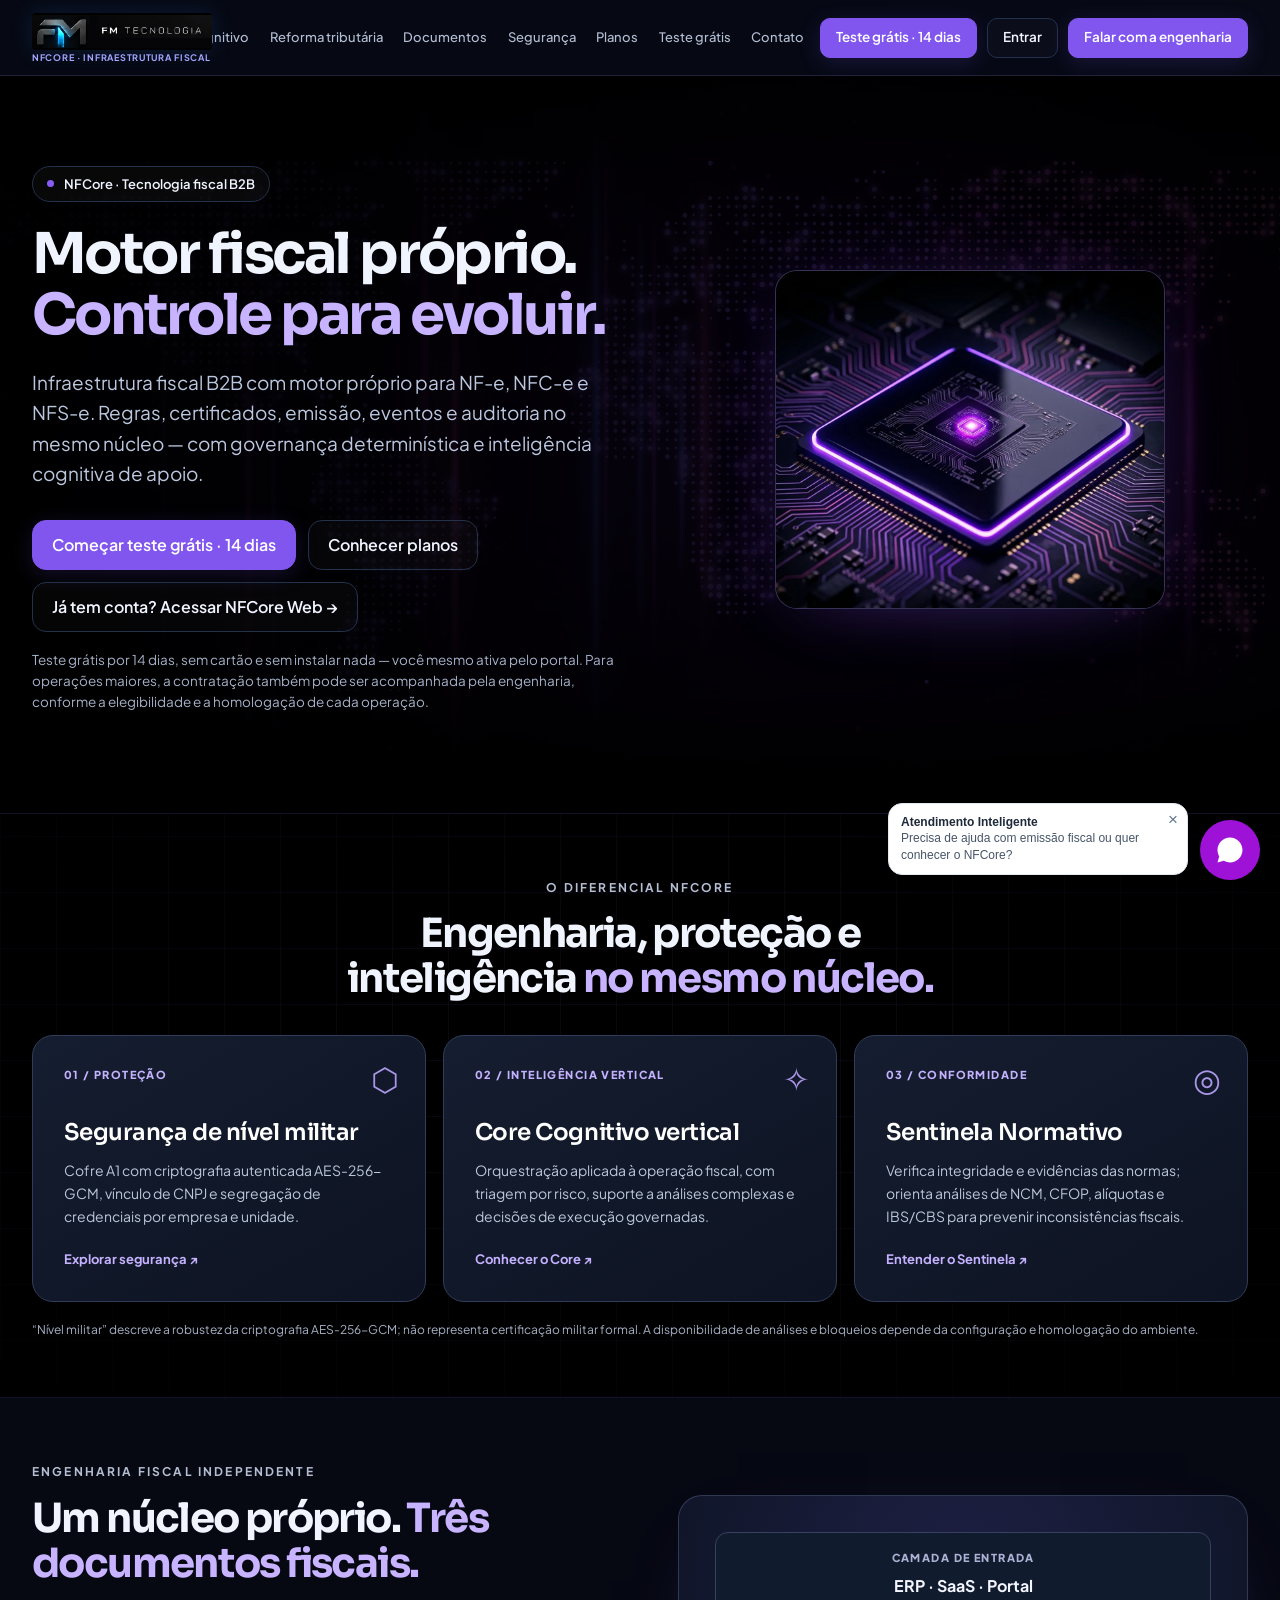
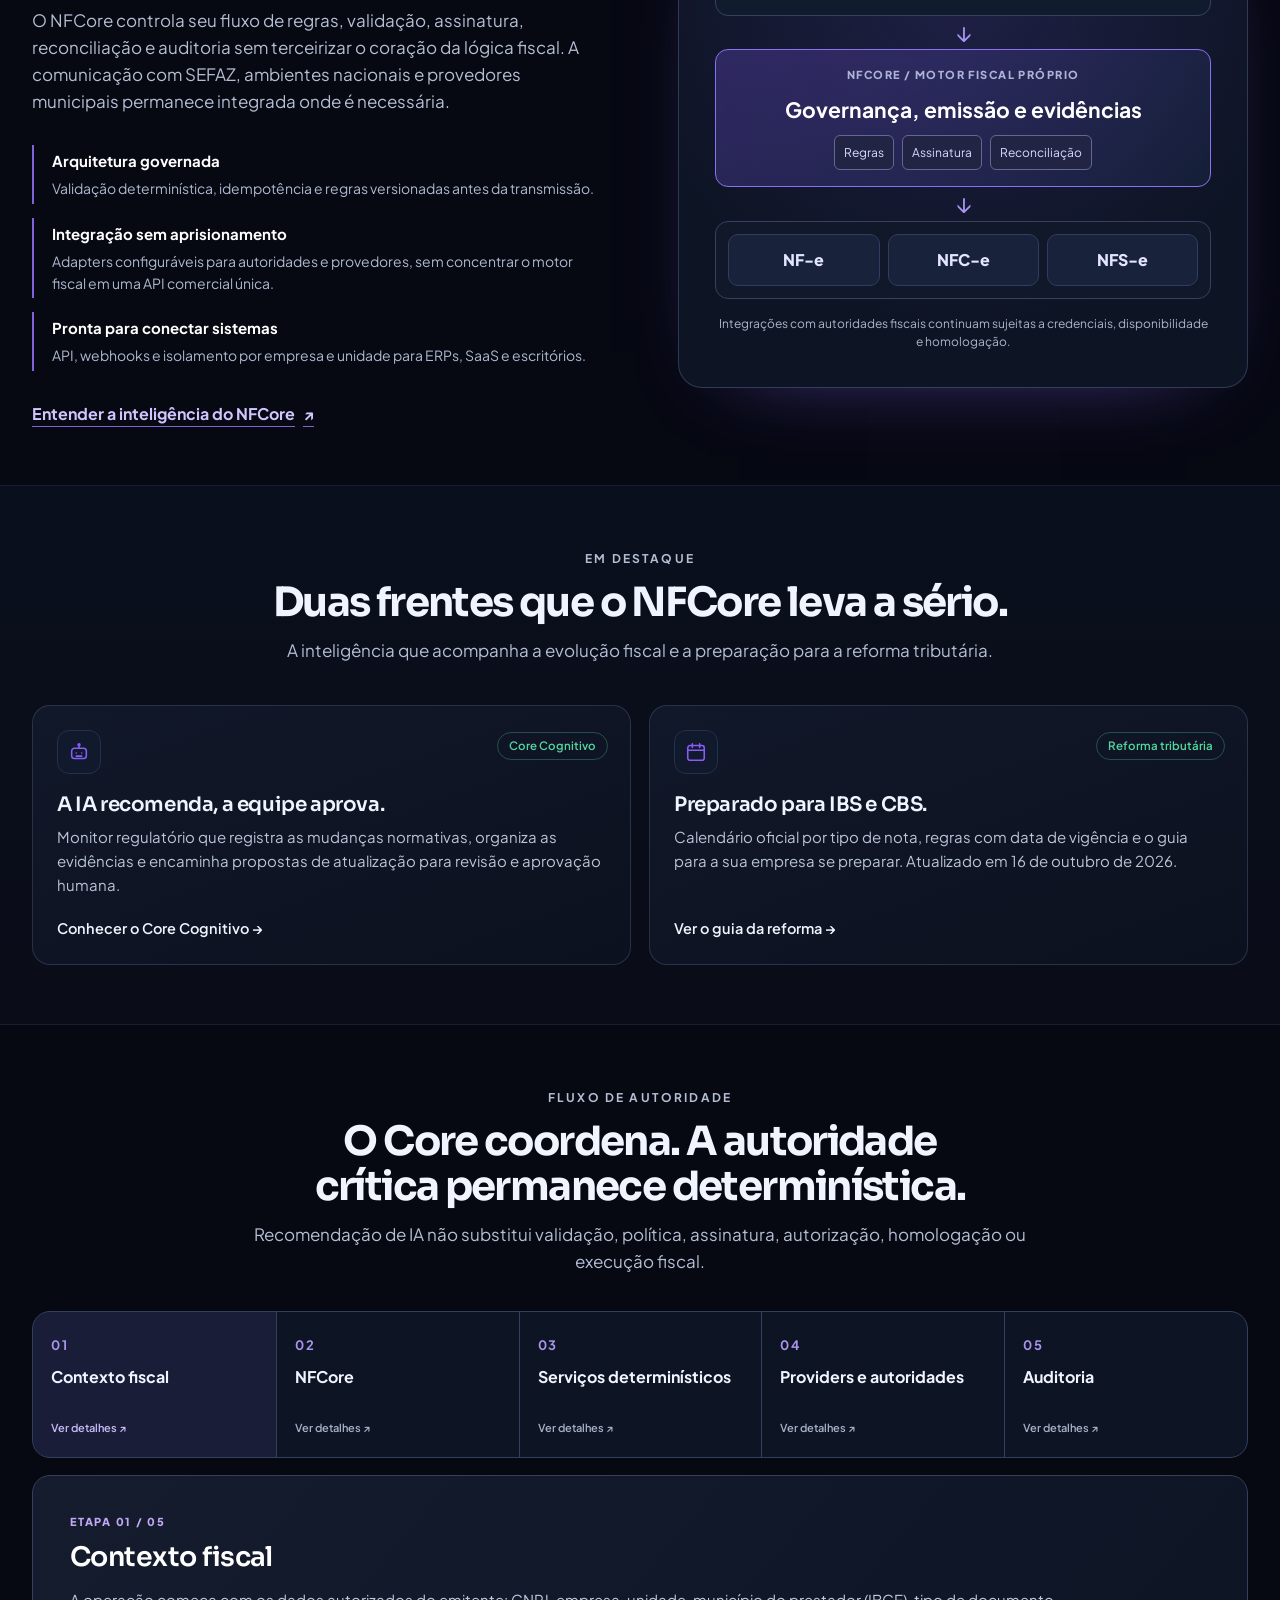
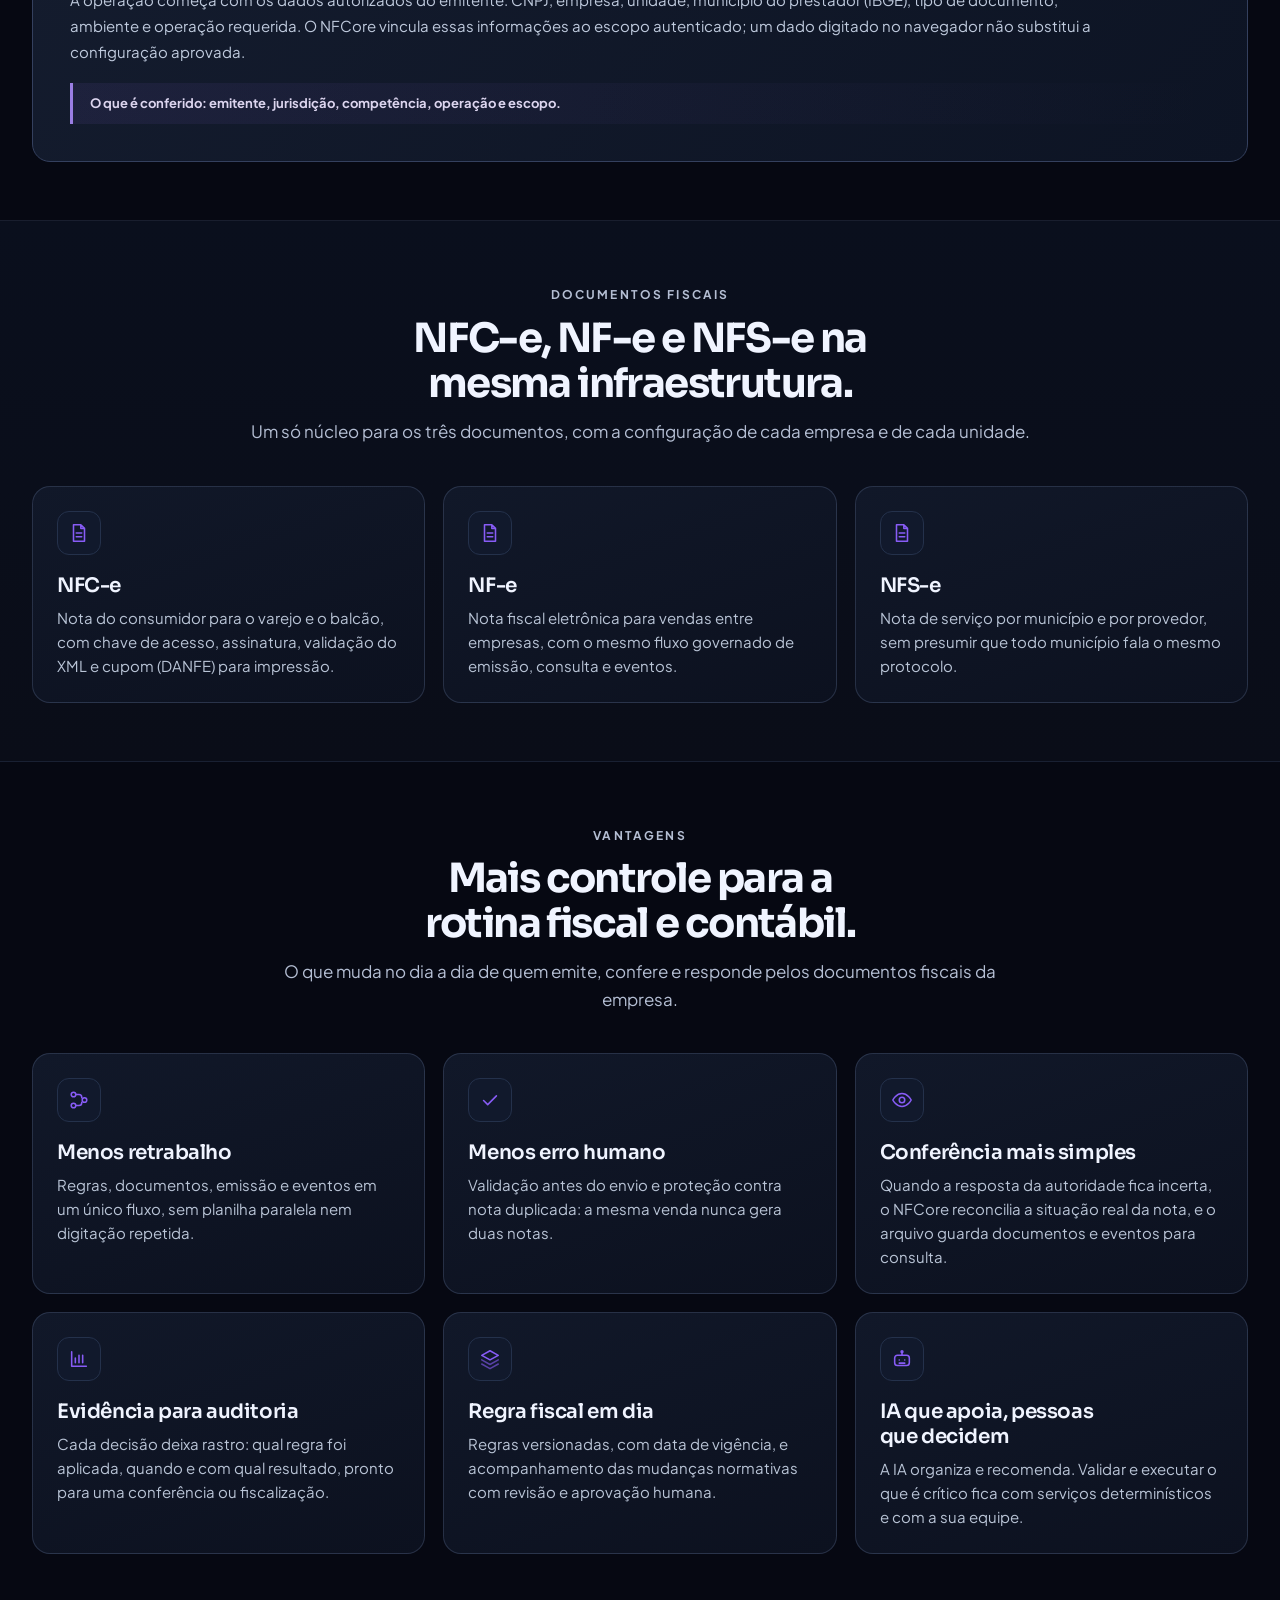
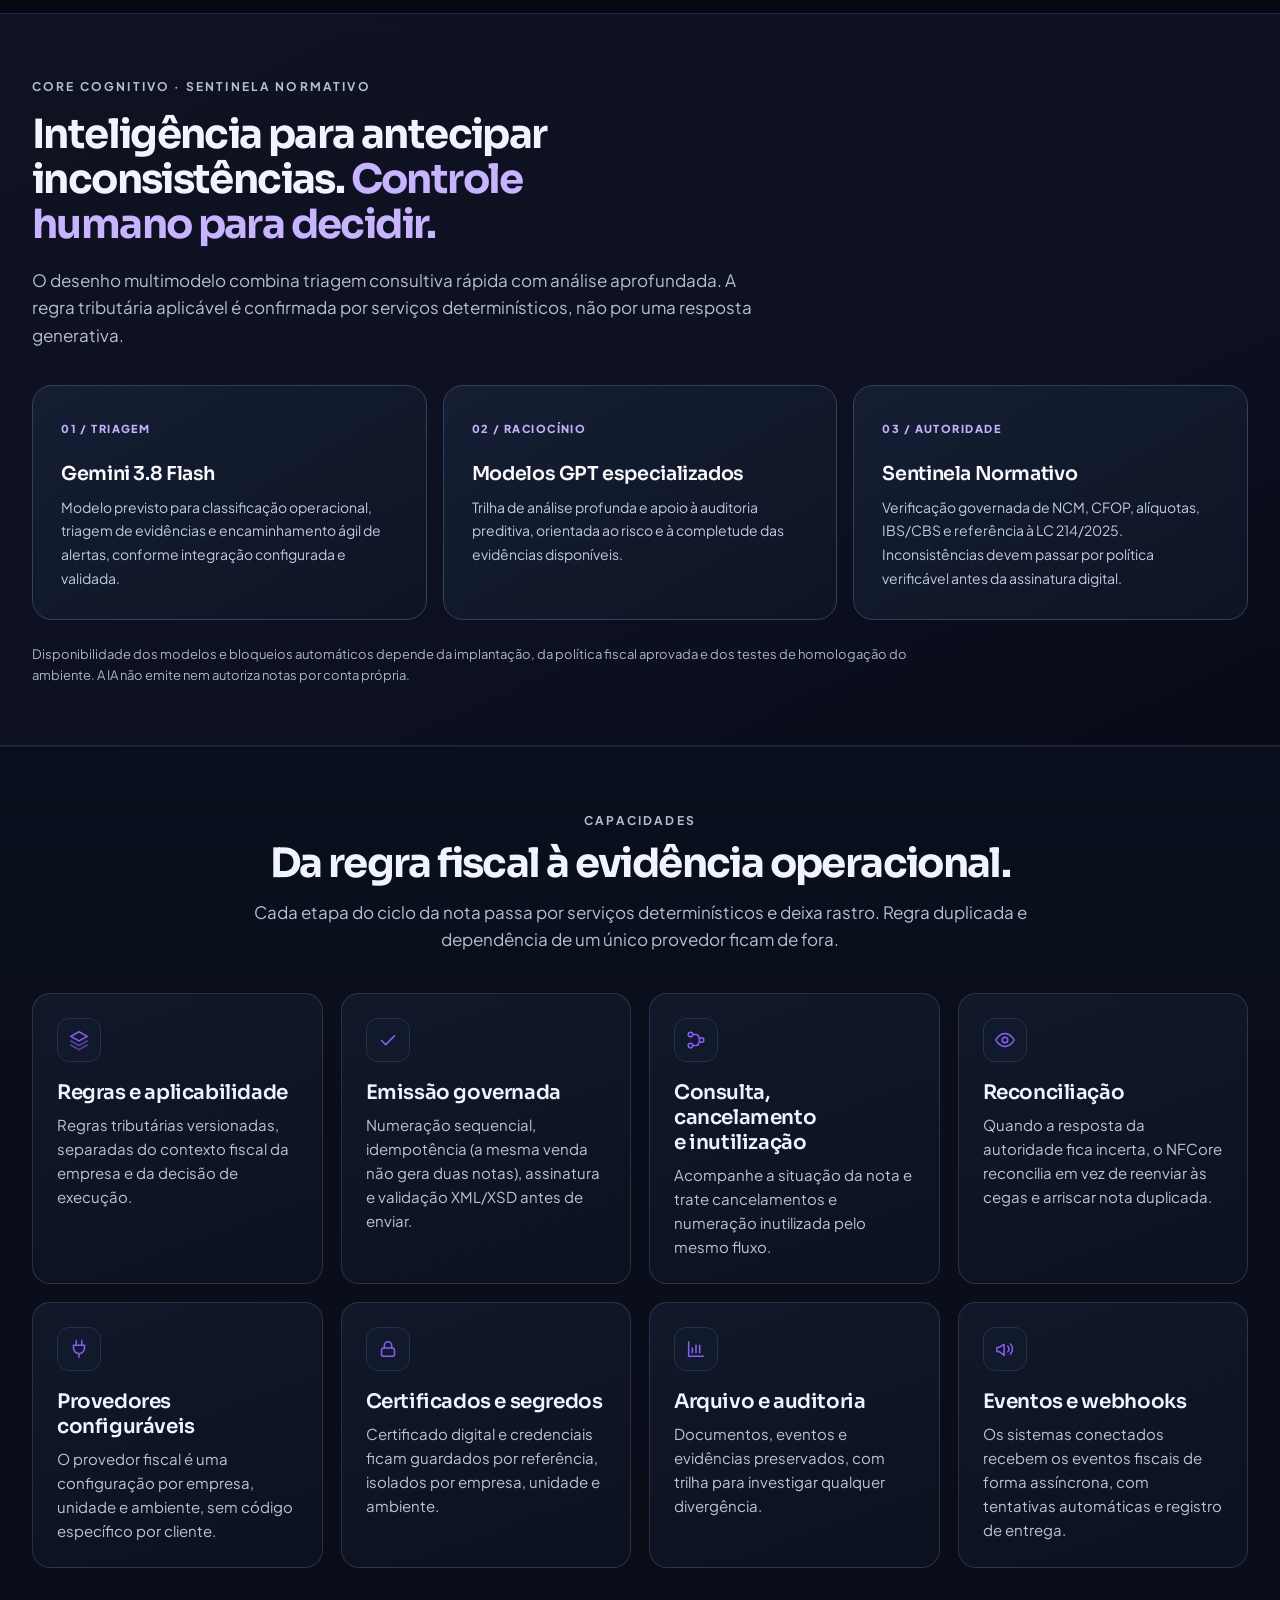
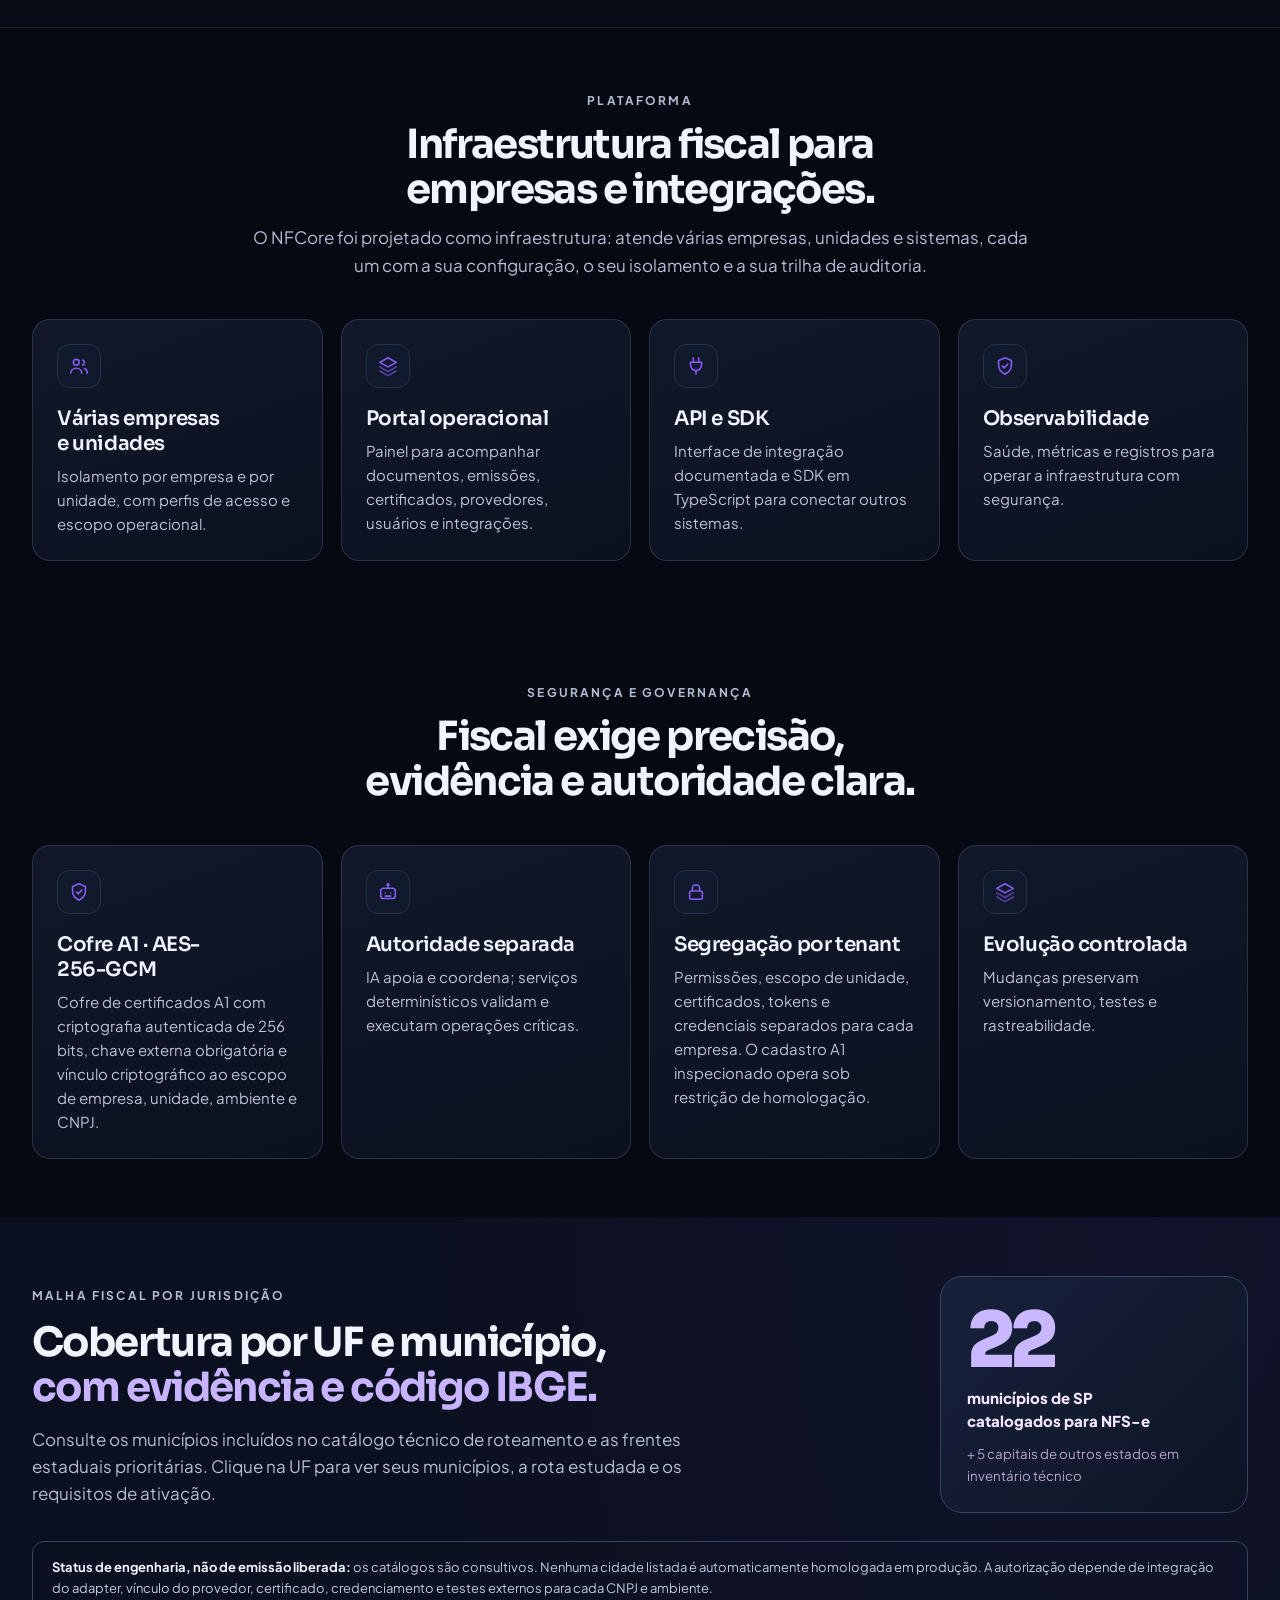
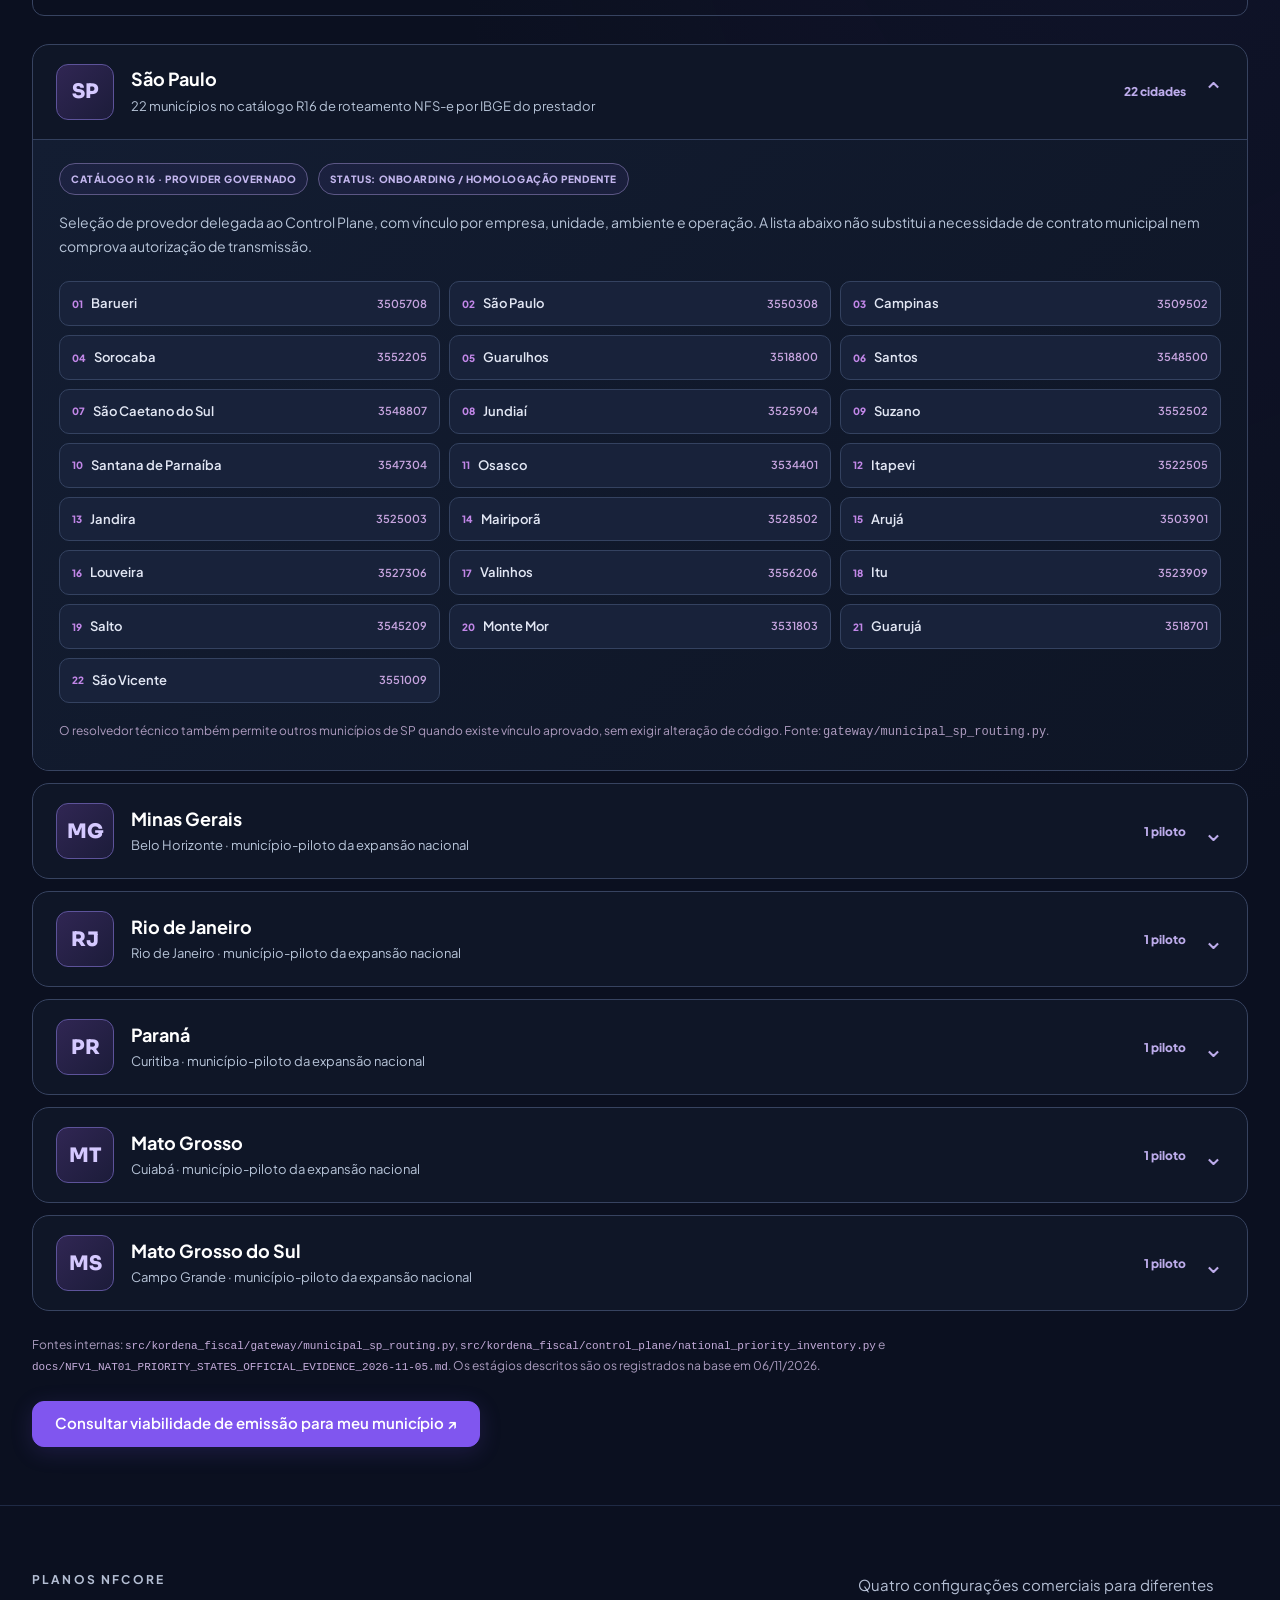
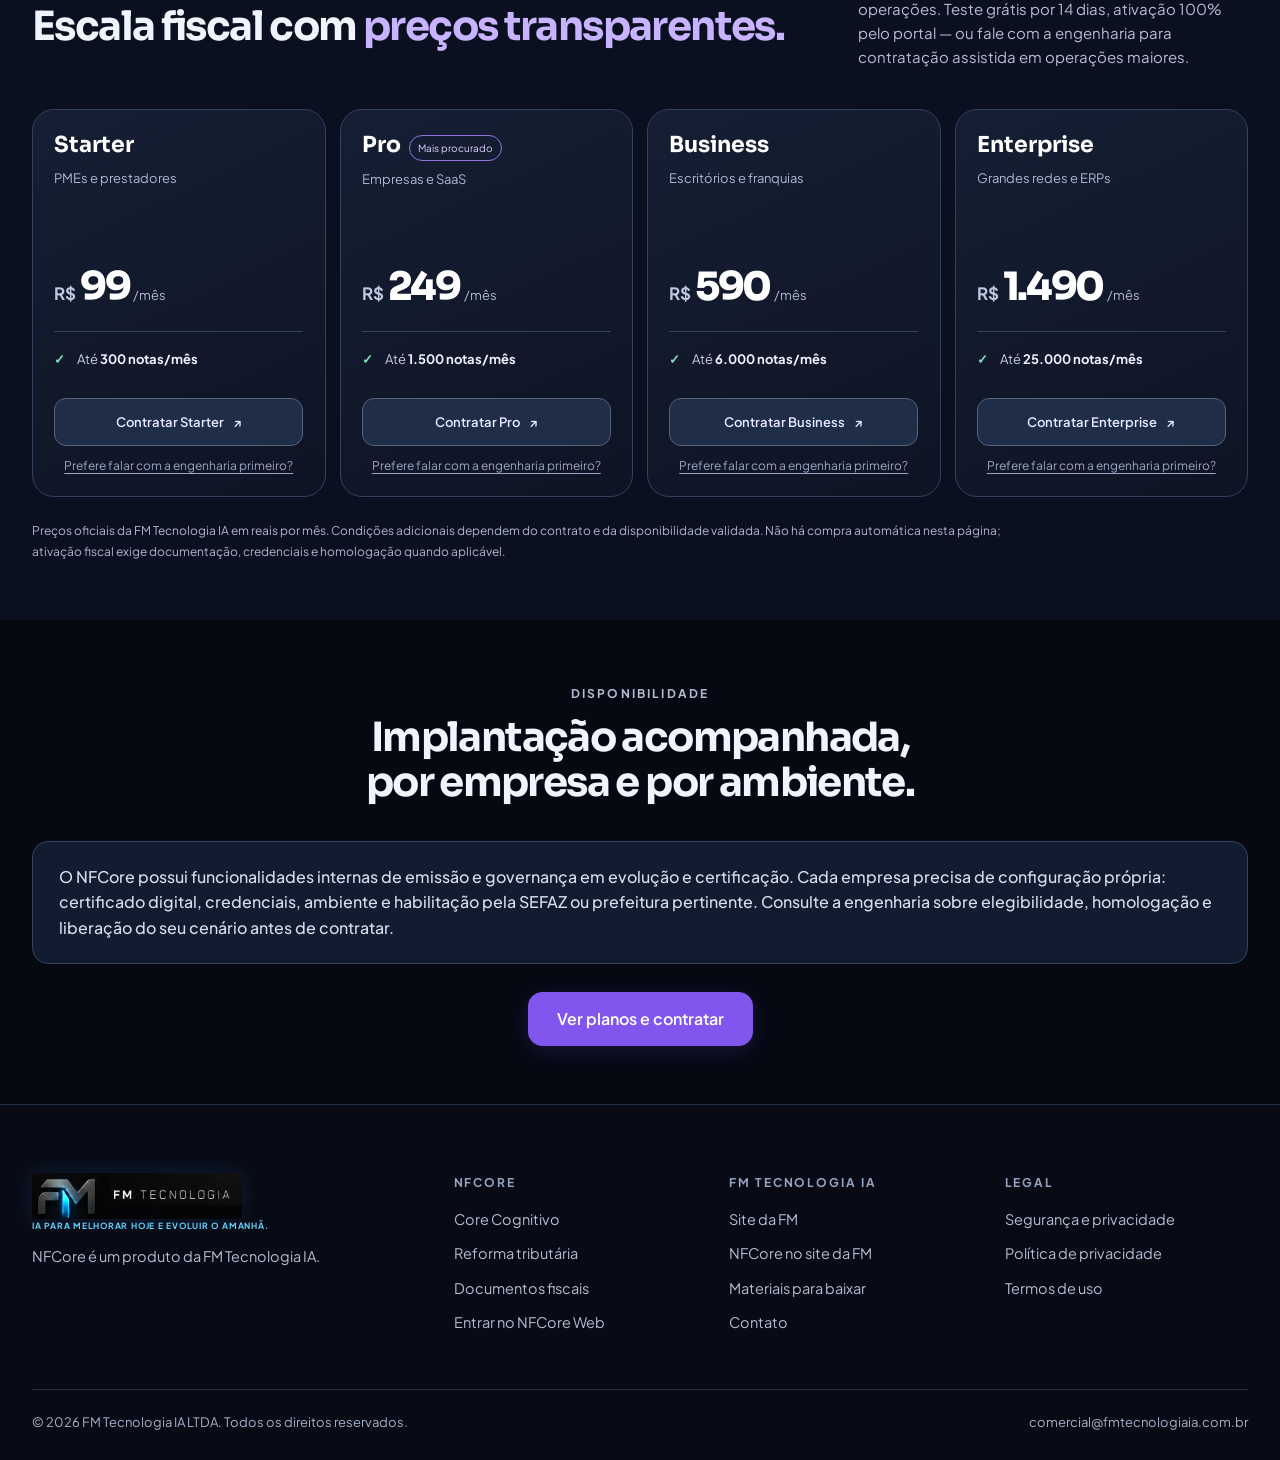
<file: index.html>
<!doctype html><html lang="pt-BR" data-p="nfcore"><head><meta charset="utf-8"><meta name="viewport" content="width=device-width,initial-scale=1"><title>NFCore — Motor fiscal próprio, IA governada e planos para empresas</title><meta name="description" content="NFCore: motor fiscal próprio para NF-e, NFC-e e NFS-e, Core Cognitivo e segurança multiempresa. Conheça os planos Starter, Pro, Business e Enterprise."><meta property="og:title" content="NFCore — Infraestrutura fiscal com Core Cognitivo e preparada para a reforma tributária"><meta property="og:description" content="NFCore reúne regras, emissão de NFC-e, NF-e e NFS-e, reconciliação e auditoria, com Core Cognitivo que acompanha a evolução fiscal e a reforma tributária, sempre com revisão humana."><meta property="og:type" content="website"><meta name="twitter:card" content="summary_large_image"><link rel="icon" type="image/png" href="assets/brand/fm/favicon.png">
<link rel="preconnect" href="https://fonts.googleapis.com"><link rel="preconnect" href="https://fonts.gstatic.com" crossorigin><link href="https://fonts.googleapis.com/css2?family=Plus+Jakarta+Sans:wght@400;500;600;700&family=Sora:wght@500;600;700;800&display=swap" rel="stylesheet"><link rel="stylesheet" href="assets/site.css?v=7cc5dd1b"><link rel="stylesheet" href="assets/enterprise.css?v=20261106-palette"></head><body>
<a class="skip" href="#conteudo">Pular para o conteúdo</a><header class="nav"><div class="wrap"><a class="brand" href="index.html"><span class="wm"><img src="assets/brand/fm/logo-fm.webp" width="626" height="114" alt="FM Tecnologia IA"><small>NFCore · Infraestrutura fiscal</small></span></a>
<nav class="menu" id="menu" aria-label="Principal"><a href="core-cognitivo.html" class="">Core Cognitivo</a><a href="reforma-tributaria.html" class="">Reforma tributária</a><a href="index.html#documentos" class="">Documentos</a><a href="index.html#seguranca" class="">Segurança</a><a href="index.html#planos">Planos</a><a href="https://app.nfcore.com.br/trial.html" class="">Teste grátis</a><a href="contato.html" class="">Contato</a></nav>
<div class="nr"><a class="btn sm p" href="https://app.nfcore.com.br/trial.html">Teste grátis · 14 dias</a><a class="btn sm" href="https://app.nfcore.com.br/">Entrar</a><a class="btn sm k" href="https://wa.me/5511978350851?text=Ol%C3%A1!%20Conheci%20o%20NFCore%20pelo%20site%20e%20gostaria%20de%20falar%20com%20a%20engenharia%20sobre%20planos%20e%20implanta%C3%A7%C3%A3o." target="_blank" rel="noopener noreferrer">Falar com a engenharia</a><button class="burger" id="burger" aria-label="Abrir menu de navegação" aria-expanded="false" aria-controls="menu">☰</button></div>
</div>
</header>
<main id="conteudo"><section class="phero"><div class="wrap"><div class="pg"><div><span class="eb"><i></i>NFCore · Tecnologia fiscal B2B</span><h1>Motor fiscal próprio.<br><span class="grad">Controle para evoluir.</span></h1>
<p class="lead">Infraestrutura fiscal B2B com motor próprio para NF-e, NFC-e e NFS-e. Regras, certificados, emissão, eventos e auditoria no mesmo núcleo — com governança determinística e inteligência cognitiva de apoio.</p>
<div class="b"><a class="btn p l" href="https://app.nfcore.com.br/trial.html">Começar teste grátis · 14 dias</a><a class="btn l" href="index.html#planos">Conhecer planos</a><a class="btn l" href="https://app.nfcore.com.br/">Já tem conta? Acessar NFCore Web →</a></div>
<p class="note">Teste grátis por 14 dias, sem cartão e sem instalar nada — você mesmo ativa pelo portal. Para operações maiores, a contratação também pode ser acompanhada pela engenharia, conforme a elegibilidade e a homologação de cada operação.</p>

</div>
<div class="vis"><figure class="dg chip-visual"><img src="assets/img/nfcore/chip.webp" alt="Ilustração do núcleo tecnológico do NFCore em placa de circuitos"></figure>
</div>
</div>
</div>
</section>

<section class="sec key-strengths" id="diferenciais" aria-labelledby="diferenciais-title">
<div class="wrap">
 <div class="strength-heading"><span class="kick">O diferencial NFCore</span><h2 id="diferenciais-title">Engenharia, proteção e inteligência <span class="grad">no mesmo núcleo.</span></h2></div>
 <div class="strength-grid">
  <a class="strength-card neon-card" href="#seguranca"><span class="strength-ordinal">01 / PROTEÇÃO</span><span class="strength-symbol" aria-hidden="true">⬡</span><h3>Segurança de nível militar</h3><p>Cofre A1 com criptografia autenticada AES-256-GCM, vínculo de CNPJ e segregação de credenciais por empresa e unidade.</p><span class="strength-go">Explorar segurança <span aria-hidden="true">↗</span></span></a>
  <a class="strength-card neon-card" href="core-cognitivo.html#modelos"><span class="strength-ordinal">02 / INTELIGÊNCIA VERTICAL</span><span class="strength-symbol" aria-hidden="true">✧</span><h3>Core Cognitivo vertical</h3><p>Orquestração aplicada à operação fiscal, com triagem por risco, suporte a análises complexas e decisões de execução governadas.</p><span class="strength-go">Conhecer o Core <span aria-hidden="true">↗</span></span></a>
  <a class="strength-card neon-card" href="#sentinela"><span class="strength-ordinal">03 / CONFORMIDADE</span><span class="strength-symbol" aria-hidden="true">◎</span><h3>Sentinela Normativo</h3><p>Verifica integridade e evidências das normas; orienta análises de NCM, CFOP, alíquotas e IBS/CBS para prevenir inconsistências fiscais.</p><span class="strength-go">Entender o Sentinela <span aria-hidden="true">↗</span></span></a>
 </div>
 <p class="strength-disclaimer">“Nível militar” descreve a robustez da criptografia AES-256-GCM; não representa certificação militar formal. A disponibilidade de análises e bloqueios depende da configuração e homologação do ambiente.</p>
</div>
</section>
<section class="sec enterprise-section" id="motor-proprio" aria-labelledby="motor-title">
 <div class="wrap enterprise-split">
  <div><span class="kick">Engenharia fiscal independente</span><h2 id="motor-title">Um núcleo próprio. <span class="grad">Três documentos fiscais.</span></h2>
  <p class="sub">O NFCore controla seu fluxo de regras, validação, assinatura, reconciliação e auditoria sem terceirizar o coração da lógica fiscal. A comunicação com SEFAZ, ambientes nacionais e provedores municipais permanece integrada onde é necessária.</p>
  <div class="feature-list">
    <p><strong>Arquitetura governada</strong><span>Validação determinística, idempotência e regras versionadas antes da transmissão.</span></p>
    <p><strong>Integração sem aprisionamento</strong><span>Adapters configuráveis para autoridades e provedores, sem concentrar o motor fiscal em uma API comercial única.</span></p>
    <p><strong>Pronta para conectar sistemas</strong><span>API, webhooks e isolamento por empresa e unidade para ERPs, SaaS e escritórios.</span></p>
  </div>
  <a class="text-link" href="core-cognitivo.html">Entender a inteligência do NFCore <span aria-hidden="true">↗</span></a>
  </div>
  <div class="architecture-diagram" aria-label="Fluxo simplificado do motor fiscal">
   <div class="diagram-top"><span>CAMADA DE ENTRADA</span><b>ERP · SaaS · Portal</b></div>
   <div class="diagram-arrow" aria-hidden="true">↓</div>
   <div class="diagram-core"><small>NFCORE / MOTOR FISCAL PRÓPRIO</small><strong>Governança, emissão e evidências</strong><div class="diagram-steps"><span>Regras</span><span>Assinatura</span><span>Reconciliação</span></div></div>
   <div class="diagram-arrow" aria-hidden="true">↓</div>
   <div class="diagram-documents"><span>NF-e</span><span>NFC-e</span><span>NFS-e</span></div>
   <p class="diagram-caption">Integrações com autoridades fiscais continuam sujeitas a credenciais, disponibilidade e homologação.</p>
  </div>
 </div>
</section>
<section class="sec soft" id="destaques"><div class="wrap"><div class="sh center"><span class="kick">Em destaque</span><h2>Duas frentes que o NFCore leva a sério.</h2>
<p class="sub">A inteligência que acompanha a evolução fiscal e a preparação para a reforma tributária.</p>
</div>
<div class="grid g2"><a class="card pcard" href="core-cognitivo.html"><span class="pill ok">Core Cognitivo</span><div class="ic"><svg class="i" viewBox="0 0 24 24" aria-hidden="true"><rect x="4" y="8" width="16" height="11" rx="3"/><path d="M12 8V5M9 13h.01M15 13h.01M9 16.5h6"/><circle cx="12" cy="4" r="1"/></svg></div>
<h3>A IA recomenda, a equipe aprova.</h3>
<p>Monitor regulatório que registra as mudanças normativas, organiza as evidências e encaminha propostas de atualização para revisão e aprovação humana.</p>
<span class="go">Conhecer o Core Cognitivo →</span></a><a class="card pcard" href="reforma-tributaria.html"><span class="pill ok">Reforma tributária</span><div class="ic"><svg class="i" viewBox="0 0 24 24" aria-hidden="true"><rect x="3" y="5" width="18" height="16" rx="2.5"/><path d="M3 10h18M8 3v4M16 3v4"/></svg></div>
<h3>Preparado para IBS e CBS.</h3>
<p>Calendário oficial por tipo de nota, regras com data de vigência e o guia para a sua empresa se preparar. Atualizado em 16 de outubro de 2026.</p>
<span class="go">Ver o guia da reforma →</span></a></div>
</div>
</section>
<section class="sec " id="autoridade"><div class="wrap"><div class="sh center"><span class="kick">Fluxo de autoridade</span><h2>O Core coordena. A autoridade crítica permanece determinística.</h2>
<p class="sub">Recomendação de IA não substitui validação, política, assinatura, autorização, homologação ou execução fiscal.</p>
</div>
<div class="flow flow-interactive" role="tablist" aria-label="Etapas do fluxo de autoridade">
 <button class="flow-tab neon-card active" type="button" id="flow-tab-1" role="tab" aria-selected="true" aria-controls="flow-panel-1" tabindex="0" data-flow-tab="1"><b>01</b><span>Contexto fiscal</span><span class="flow-tab-hint" aria-hidden="true">Ver detalhes ↗</span></button>
 <button class="flow-tab neon-card" type="button" id="flow-tab-2" role="tab" aria-selected="false" aria-controls="flow-panel-2" tabindex="-1" data-flow-tab="2"><b>02</b><span>NFCore</span><span class="flow-tab-hint" aria-hidden="true">Ver detalhes ↗</span></button>
 <button class="flow-tab neon-card" type="button" id="flow-tab-3" role="tab" aria-selected="false" aria-controls="flow-panel-3" tabindex="-1" data-flow-tab="3"><b>03</b><span>Serviços determinísticos</span><span class="flow-tab-hint" aria-hidden="true">Ver detalhes ↗</span></button>
 <button class="flow-tab neon-card" type="button" id="flow-tab-4" role="tab" aria-selected="false" aria-controls="flow-panel-4" tabindex="-1" data-flow-tab="4"><b>04</b><span>Providers e autoridades</span><span class="flow-tab-hint" aria-hidden="true">Ver detalhes ↗</span></button>
 <button class="flow-tab neon-card" type="button" id="flow-tab-5" role="tab" aria-selected="false" aria-controls="flow-panel-5" tabindex="-1" data-flow-tab="5"><b>05</b><span>Auditoria</span><span class="flow-tab-hint" aria-hidden="true">Ver detalhes ↗</span></button>
</div>
<div class="flow-detail" aria-live="polite">
 <section class="flow-panel" id="flow-panel-1" role="tabpanel" aria-labelledby="flow-tab-1" tabindex="0"><span class="flow-panel-kicker">ETAPA 01 / 05</span><h3>Contexto fiscal</h3><p>A operação começa com os dados autorizados do emitente: CNPJ, empresa, unidade, município do prestador (IBGE), tipo de documento, ambiente e operação requerida. O NFCore vincula essas informações ao escopo autenticado; um dado digitado no navegador não substitui a configuração aprovada.</p><div class="flow-panel-check">O que é conferido: emitente, jurisdição, competência, operação e escopo.</div></section>
 <section class="flow-panel" id="flow-panel-2" role="tabpanel" aria-labelledby="flow-tab-2" tabindex="0" hidden><span class="flow-panel-kicker">ETAPA 02 / 05</span><h3>NFCore</h3><p>O motor fiscal centraliza regras e versões, valida o contexto da solicitação, prepara o fluxo de emissão e verifica idempotência — para que tentativas repetidas não criem operações duplicadas sem controle.</p><div class="flow-panel-check">O que é conferido: regras vigentes, versões, sequenciamento e correlação.</div></section>
 <section class="flow-panel" id="flow-panel-3" role="tabpanel" aria-labelledby="flow-tab-3" tabindex="0" hidden><span class="flow-panel-kicker">ETAPA 03 / 05</span><h3>Serviços determinísticos</h3><p>As verificações formais aplicam política fiscal, cálculos, validação XML/XSD e assinatura digital com material A1 autorizado. A IA pode oferecer recomendações, mas não substitui nenhum gate de autorização.</p><div class="flow-panel-check">O que é conferido: validação determinística, certificado e assinatura.</div></section>
 <section class="flow-panel" id="flow-panel-4" role="tabpanel" aria-labelledby="flow-tab-4" tabindex="0" hidden><span class="flow-panel-kicker">ETAPA 04 / 05</span><h3>Providers e autoridades</h3><p>O roteamento seleciona um adapter configurado para SEFAZ, ambiente nacional ou serviço municipal, conforme documento, UF, IBGE, credenciais e vínculo aprovado. Sem provedor habilitado, a operação deve falhar de forma segura.</p><div class="flow-panel-check">O que é conferido: configuração, credenciamento, ambiente e retorno oficial.</div></section>
 <section class="flow-panel" id="flow-panel-5" role="tabpanel" aria-labelledby="flow-tab-5" tabindex="0" hidden><span class="flow-panel-kicker">ETAPA 05 / 05</span><h3>Auditoria</h3><p>O ciclo preserva protocolos, evidências, versões aplicadas, eventos e rastreabilidade. Em respostas incertas, o mecanismo de reconciliação consulta o estado real antes de repetir uma operação crítica.</p><div class="flow-panel-check">O que é conferido: trilha técnica, eventos, protocolo e reconciliação.</div></section>
</div>
</div>
</section>
<section class="sec soft" id="documentos"><div class="wrap"><div class="sh center"><span class="kick">Documentos fiscais</span><h2>NFC-e, NF-e e NFS-e na mesma infraestrutura.</h2>
<p class="sub">Um só núcleo para os três documentos, com a configuração de cada empresa e de cada unidade.</p>
</div>
<div class="grid g3"><div class="card"><div class="ic"><svg class="i" viewBox="0 0 24 24" aria-hidden="true"><path d="M6 3h8l4 4v14H6zM14 3v4h4M9 12h6M9 16h6"/></svg></div>
<h3>NFC-e</h3>
<p>Nota do consumidor para o varejo e o balcão, com chave de acesso, assinatura, validação do XML e cupom (DANFE) para impressão.</p>
</div>
<div class="card"><div class="ic"><svg class="i" viewBox="0 0 24 24" aria-hidden="true"><path d="M6 3h8l4 4v14H6zM14 3v4h4M9 12h6M9 16h6"/></svg></div>
<h3>NF-e</h3>
<p>Nota fiscal eletrônica para vendas entre empresas, com o mesmo fluxo governado de emissão, consulta e eventos.</p>
</div>
<div class="card"><div class="ic"><svg class="i" viewBox="0 0 24 24" aria-hidden="true"><path d="M6 3h8l4 4v14H6zM14 3v4h4M9 12h6M9 16h6"/></svg></div>
<h3>NFS-e</h3>
<p>Nota de serviço por município e por provedor, sem presumir que todo município fala o mesmo protocolo.</p>
</div>
</div>
</div>
</section>
<section class="sec " id="vantagens"><div class="wrap"><div class="sh center"><span class="kick">Vantagens</span><h2>Mais controle para a rotina fiscal e contábil.</h2>
<p class="sub">O que muda no dia a dia de quem emite, confere e responde pelos documentos fiscais da empresa.</p>
</div>
<div class="grid g3"><div class="card"><div class="ic"><svg class="i" viewBox="0 0 24 24" aria-hidden="true"><circle cx="6" cy="6" r="2.5"/><circle cx="18" cy="12" r="2.5"/><circle cx="6" cy="18" r="2.5"/><path d="M8.5 6H12a3 3 0 0 1 3 3v.5M8.5 18H12a3 3 0 0 0 3-3v-.5"/></svg></div>
<h3>Menos retrabalho</h3>
<p>Regras, documentos, emissão e eventos em um único fluxo, sem planilha paralela nem digitação repetida.</p>
</div>
<div class="card"><div class="ic"><svg class="i" viewBox="0 0 24 24" aria-hidden="true"><path d="m5 12.5 4.5 4.5L19 7.5"/></svg></div>
<h3>Menos erro humano</h3>
<p>Validação antes do envio e proteção contra nota duplicada: a mesma venda nunca gera duas notas.</p>
</div>
<div class="card"><div class="ic"><svg class="i" viewBox="0 0 24 24" aria-hidden="true"><path d="M2 12s3.6-7 10-7 10 7 10 7-3.6 7-10 7S2 12 2 12Z"/><circle cx="12" cy="12" r="3"/></svg></div>
<h3>Conferência mais simples</h3>
<p>Quando a resposta da autoridade fica incerta, o NFCore reconcilia a situação real da nota, e o arquivo guarda documentos e eventos para consulta.</p>
</div>
<div class="card"><div class="ic"><svg class="i" viewBox="0 0 24 24" aria-hidden="true"><path d="M4 20V4M4 20h16M8 16v-5M12 16V8M16 16v-8"/></svg></div>
<h3>Evidência para auditoria</h3>
<p>Cada decisão deixa rastro: qual regra foi aplicada, quando e com qual resultado, pronto para uma conferência ou fiscalização.</p>
</div>
<div class="card"><div class="ic"><svg class="i" viewBox="0 0 24 24" aria-hidden="true"><path d="m12 3 9 5-9 5-9-5 9-5Z"/><path d="m3 13 9 5 9-5M3 17.5l9 5 9-5" opacity=".6"/></svg></div>
<h3>Regra fiscal em dia</h3>
<p>Regras versionadas, com data de vigência, e acompanhamento das mudanças normativas com revisão e aprovação humana.</p>
</div>
<div class="card"><div class="ic"><svg class="i" viewBox="0 0 24 24" aria-hidden="true"><rect x="4" y="8" width="16" height="11" rx="3"/><path d="M12 8V5M9 13h.01M15 13h.01M9 16.5h6"/><circle cx="12" cy="4" r="1"/></svg></div>
<h3>IA que apoia, pessoas que decidem</h3>
<p>A IA organiza e recomenda. Validar e executar o que é crítico fica com serviços determinísticos e com a sua equipe.</p>
</div>
</div>
</div>
</section>

<section class="sec enterprise-section sentinel-section" id="sentinela" aria-labelledby="sentinela-title">
<div class="wrap">
 <div class="sh"><span class="kick">Core Cognitivo · Sentinela Normativo</span><h2 id="sentinela-title">Inteligência para antecipar inconsistências. <span class="grad">Controle humano para decidir.</span></h2><p class="sub">O desenho multimodelo combina triagem consultiva rápida com análise aprofundada. A regra tributária aplicável é confirmada por serviços determinísticos, não por uma resposta generativa.</p></div>
 <div class="intel-grid">
  <article class="intel-card"><span class="intel-number">01 / TRIAGEM</span><h3>Gemini 3.8 Flash</h3><p>Modelo previsto para classificação operacional, triagem de evidências e encaminhamento ágil de alertas, conforme integração configurada e validada.</p></article>
  <article class="intel-card"><span class="intel-number">02 / RACIOCÍNIO</span><h3>Modelos GPT especializados</h3><p>Trilha de análise profunda e apoio à auditoria preditiva, orientada ao risco e à completude das evidências disponíveis.</p></article>
  <article class="intel-card"><span class="intel-number">03 / AUTORIDADE</span><h3>Sentinela Normativo</h3><p>Verificação governada de NCM, CFOP, alíquotas, IBS/CBS e referência à LC 214/2025. Inconsistências devem passar por política verificável antes da assinatura digital.</p></article>
 </div>
 <p class="evidence-note">Disponibilidade dos modelos e bloqueios automáticos depende da implantação, da política fiscal aprovada e dos testes de homologação do ambiente. A IA não emite nem autoriza notas por conta própria.</p>
</div>
</section>
<section class="sec soft" id="capacidades"><div class="wrap"><div class="sh center"><span class="kick">Capacidades</span><h2>Da regra fiscal à evidência operacional.</h2>
<p class="sub">Cada etapa do ciclo da nota passa por serviços determinísticos e deixa rastro. Regra duplicada e dependência de um único provedor ficam de fora.</p>
</div>
<div class="grid g4"><div class="card"><div class="ic"><svg class="i" viewBox="0 0 24 24" aria-hidden="true"><path d="m12 3 9 5-9 5-9-5 9-5Z"/><path d="m3 13 9 5 9-5M3 17.5l9 5 9-5" opacity=".6"/></svg></div>
<h3>Regras e aplicabilidade</h3>
<p>Regras tributárias versionadas, separadas do contexto fiscal da empresa e da decisão de execução.</p>
</div>
<div class="card"><div class="ic"><svg class="i" viewBox="0 0 24 24" aria-hidden="true"><path d="m5 12.5 4.5 4.5L19 7.5"/></svg></div>
<h3>Emissão governada</h3>
<p>Numeração sequencial, idempotência (a mesma venda não gera duas notas), assinatura e validação XML/XSD antes de enviar.</p>
</div>
<div class="card"><div class="ic"><svg class="i" viewBox="0 0 24 24" aria-hidden="true"><circle cx="6" cy="6" r="2.5"/><circle cx="18" cy="12" r="2.5"/><circle cx="6" cy="18" r="2.5"/><path d="M8.5 6H12a3 3 0 0 1 3 3v.5M8.5 18H12a3 3 0 0 0 3-3v-.5"/></svg></div>
<h3>Consulta, cancelamento e inutilização</h3>
<p>Acompanhe a situação da nota e trate cancelamentos e numeração inutilizada pelo mesmo fluxo.</p>
</div>
<div class="card"><div class="ic"><svg class="i" viewBox="0 0 24 24" aria-hidden="true"><path d="M2 12s3.6-7 10-7 10 7 10 7-3.6 7-10 7S2 12 2 12Z"/><circle cx="12" cy="12" r="3"/></svg></div>
<h3>Reconciliação</h3>
<p>Quando a resposta da autoridade fica incerta, o NFCore reconcilia em vez de reenviar às cegas e arriscar nota duplicada.</p>
</div>
<div class="card"><div class="ic"><svg class="i" viewBox="0 0 24 24" aria-hidden="true"><path d="M9 3v5M15 3v5M6 8h12v3a6 6 0 0 1-12 0V8ZM12 17v4"/></svg></div>
<h3>Provedores configuráveis</h3>
<p>O provedor fiscal é uma configuração por empresa, unidade e ambiente, sem código específico por cliente.</p>
</div>
<div class="card"><div class="ic"><svg class="i" viewBox="0 0 24 24" aria-hidden="true"><rect x="5" y="11" width="14" height="9" rx="2"/><path d="M8 11V8a4 4 0 0 1 8 0v3"/></svg></div>
<h3>Certificados e segredos</h3>
<p>Certificado digital e credenciais ficam guardados por referência, isolados por empresa, unidade e ambiente.</p>
</div>
<div class="card"><div class="ic"><svg class="i" viewBox="0 0 24 24" aria-hidden="true"><path d="M4 20V4M4 20h16M8 16v-5M12 16V8M16 16v-8"/></svg></div>
<h3>Arquivo e auditoria</h3>
<p>Documentos, eventos e evidências preservados, com trilha para investigar qualquer divergência.</p>
</div>
<div class="card"><div class="ic"><svg class="i" viewBox="0 0 24 24" aria-hidden="true"><path d="M3 11v3a1 1 0 0 0 1 1h2l5 4V7L6 10H4a1 1 0 0 0-1 1ZM15 9a4 4 0 0 1 0 6M18 6.5a8 8 0 0 1 0 11"/></svg></div>
<h3>Eventos e webhooks</h3>
<p>Os sistemas conectados recebem os eventos fiscais de forma assíncrona, com tentativas automáticas e registro de entrega.</p>
</div>
</div>
</div>
</section>
<section class="sec " id="plataforma"><div class="wrap"><div class="sh center"><span class="kick">Plataforma</span><h2>Infraestrutura fiscal para empresas e integrações.</h2>
<p class="sub">O NFCore foi projetado como infraestrutura: atende várias empresas, unidades e sistemas, cada um com a sua configuração, o seu isolamento e a sua trilha de auditoria.</p>
</div>
<div class="grid g4"><div class="card"><div class="ic"><svg class="i" viewBox="0 0 24 24" aria-hidden="true"><circle cx="9" cy="8" r="3.2"/><path d="M3 20c0-3.3 2.7-5.5 6-5.5s6 2.2 6 5.5M16 5.5a3 3 0 0 1 0 5.6M18 14.8c1.8.6 3 2.3 3 5.2"/></svg></div>
<h3>Várias empresas e unidades</h3>
<p>Isolamento por empresa e por unidade, com perfis de acesso e escopo operacional.</p>
</div>
<div class="card"><div class="ic"><svg class="i" viewBox="0 0 24 24" aria-hidden="true"><path d="m12 3 9 5-9 5-9-5 9-5Z"/><path d="m3 13 9 5 9-5M3 17.5l9 5 9-5" opacity=".6"/></svg></div>
<h3>Portal operacional</h3>
<p>Painel para acompanhar documentos, emissões, certificados, provedores, usuários e integrações.</p>
</div>
<div class="card"><div class="ic"><svg class="i" viewBox="0 0 24 24" aria-hidden="true"><path d="M9 3v5M15 3v5M6 8h12v3a6 6 0 0 1-12 0V8ZM12 17v4"/></svg></div>
<h3>API e SDK</h3>
<p>Interface de integração documentada e SDK em TypeScript para conectar outros sistemas.</p>
</div>
<div class="card"><div class="ic"><svg class="i" viewBox="0 0 24 24" aria-hidden="true"><path d="M12 3 5 6v5c0 4.5 3 8 7 10 4-2 7-5.5 7-10V6l-7-3Z"/><path d="m9 12 2 2 4-4"/></svg></div>
<h3>Observabilidade</h3>
<p>Saúde, métricas e registros para operar a infraestrutura com segurança.</p>
</div>
</div>
</div>
</section>
<section class="sec dark" id="seguranca"><div class="wrap"><div class="sh center"><span class="kick">Segurança e governança</span><h2>Fiscal exige precisão, evidência e autoridade clara.</h2>
</div>
<div class="grid g4"><div class="card"><div class="ic"><svg class="i" viewBox="0 0 24 24" aria-hidden="true"><path d="M12 3 5 6v5c0 4.5 3 8 7 10 4-2 7-5.5 7-10V6l-7-3Z"/><path d="m9 12 2 2 4-4"/></svg></div>
<h3>Cofre A1 · AES-256-GCM</h3>
<p>Cofre de certificados A1 com criptografia autenticada de 256 bits, chave externa obrigatória e vínculo criptográfico ao escopo de empresa, unidade, ambiente e CNPJ.</p>
</div>
<div class="card"><div class="ic"><svg class="i" viewBox="0 0 24 24" aria-hidden="true"><rect x="4" y="8" width="16" height="11" rx="3"/><path d="M12 8V5M9 13h.01M15 13h.01M9 16.5h6"/><circle cx="12" cy="4" r="1"/></svg></div>
<h3>Autoridade separada</h3>
<p>IA apoia e coordena; serviços determinísticos validam e executam operações críticas.</p>
</div>
<div class="card"><div class="ic"><svg class="i" viewBox="0 0 24 24" aria-hidden="true"><rect x="5" y="11" width="14" height="9" rx="2"/><path d="M8 11V8a4 4 0 0 1 8 0v3"/></svg></div>
<h3>Segregação por tenant</h3>
<p>Permissões, escopo de unidade, certificados, tokens e credenciais separados para cada empresa. O cadastro A1 inspecionado opera sob restrição de homologação.</p>
</div>
<div class="card"><div class="ic"><svg class="i" viewBox="0 0 24 24" aria-hidden="true"><path d="m12 3 9 5-9 5-9-5 9-5Z"/><path d="m3 13 9 5 9-5M3 17.5l9 5 9-5" opacity=".6"/></svg></div>
<h3>Evolução controlada</h3>
<p>Mudanças preservam versionamento, testes e rastreabilidade.</p>
</div>
</div>
</div>
</section>

<section class="sec enterprise-section geo-section" id="cobertura" aria-labelledby="cobertura-title">
<div class="wrap">
 <div class="coverage-top"><div><span class="kick">Malha fiscal por jurisdição</span><h2 id="cobertura-title">Cobertura por UF e município, <span class="grad">com evidência e código IBGE.</span></h2><p class="sub">Consulte os municípios incluídos no catálogo técnico de roteamento e as frentes estaduais prioritárias. Clique na UF para ver seus municípios, a rota estudada e os requisitos de ativação.</p></div><div class="coverage-stat"><strong>22</strong><span>municípios de SP<br>catalogados para NFS-e</span><small>+ 5 capitais de outros estados em inventário técnico</small></div></div>
 <p class="coverage-caveat"><strong>Status de engenharia, não de emissão liberada:</strong> os catálogos são consultivos. Nenhuma cidade listada é automaticamente homologada em produção. A autorização depende de integração do adapter, vínculo do provedor, certificado, credenciamento e testes externos para cada CNPJ e ambiente.</p>
 <div class="coverage-regions">
  <details class="region-card" open><summary><span class="region-uf">SP</span><span class="region-summary"><strong>São Paulo</strong><small>22 municípios no catálogo R16 de roteamento NFS-e por IBGE do prestador</small></span><span class="region-count">22 cidades</span><span class="region-chevron" aria-hidden="true">⌄</span></summary>
   <div class="region-body"><div class="region-metadata"><span>CATÁLOGO R16 · PROVIDER GOVERNADO</span><span>STATUS: ONBOARDING / HOMOLOGAÇÃO PENDENTE</span></div><p>Seleção de provedor delegada ao Control Plane, com vínculo por empresa, unidade, ambiente e operação. A lista abaixo não substitui a necessidade de contrato municipal nem comprova autorização de transmissão.</p>
   <ol class="city-grid"><li><span class="city-index">01</span><span class="city-name">Barueri</span><code>3505708</code></li>
<li><span class="city-index">02</span><span class="city-name">São Paulo</span><code>3550308</code></li>
<li><span class="city-index">03</span><span class="city-name">Campinas</span><code>3509502</code></li>
<li><span class="city-index">04</span><span class="city-name">Sorocaba</span><code>3552205</code></li>
<li><span class="city-index">05</span><span class="city-name">Guarulhos</span><code>3518800</code></li>
<li><span class="city-index">06</span><span class="city-name">Santos</span><code>3548500</code></li>
<li><span class="city-index">07</span><span class="city-name">São Caetano do Sul</span><code>3548807</code></li>
<li><span class="city-index">08</span><span class="city-name">Jundiaí</span><code>3525904</code></li>
<li><span class="city-index">09</span><span class="city-name">Suzano</span><code>3552502</code></li>
<li><span class="city-index">10</span><span class="city-name">Santana de Parnaíba</span><code>3547304</code></li>
<li><span class="city-index">11</span><span class="city-name">Osasco</span><code>3534401</code></li>
<li><span class="city-index">12</span><span class="city-name">Itapevi</span><code>3522505</code></li>
<li><span class="city-index">13</span><span class="city-name">Jandira</span><code>3525003</code></li>
<li><span class="city-index">14</span><span class="city-name">Mairiporã</span><code>3528502</code></li>
<li><span class="city-index">15</span><span class="city-name">Arujá</span><code>3503901</code></li>
<li><span class="city-index">16</span><span class="city-name">Louveira</span><code>3527306</code></li>
<li><span class="city-index">17</span><span class="city-name">Valinhos</span><code>3556206</code></li>
<li><span class="city-index">18</span><span class="city-name">Itu</span><code>3523909</code></li>
<li><span class="city-index">19</span><span class="city-name">Salto</span><code>3545209</code></li>
<li><span class="city-index">20</span><span class="city-name">Monte Mor</span><code>3531803</code></li>
<li><span class="city-index">21</span><span class="city-name">Guarujá</span><code>3518701</code></li>
<li><span class="city-index">22</span><span class="city-name">São Vicente</span><code>3551009</code></li></ol>
   <p class="region-footnote">O resolvedor técnico também permite outros municípios de SP quando existe vínculo aprovado, sem exigir alteração de código. Fonte: <code>gateway/municipal_sp_routing.py</code>.</p>
   </div></details>
  <details class="region-card"><summary><span class="region-uf">MG</span><span class="region-summary"><strong>Minas Gerais</strong><small>Belo Horizonte · município-piloto da expansão nacional</small></span><span class="region-count">1 piloto</span><span class="region-chevron" aria-hidden="true">⌄</span></summary>
  <div class="region-body"><div class="region-metadata"><span>INVENTÁRIO NAT-01</span><span>STATUS: REFERÊNCIAS DOCUMENTADAS · HOMOLOGAÇÃO EXTERNA PENDENTE</span></div>
  <div class="capital-row"><div><span class="city-label">MUNICÍPIO DE REFERÊNCIA</span><h3>Belo Horizonte</h3><code>IBGE 3106200</code></div><div class="capital-paths"><p><b>NF-e / NFC-e:</b> Contratos oficiais de homologação NF-e/NFC-e catalogados; ligação ao runtime sob validação.</p><p><b>NFS-e:</b> Referência NFS-e Nacional identificada; exige configuração do contribuinte.</p></div></div>
  <p class="region-footnote">Inventário documental; não é prova de que o cliente poderá emitir sem credenciamento, contrato vigente e homologação.</p>
  </div></details>
  <details class="region-card"><summary><span class="region-uf">RJ</span><span class="region-summary"><strong>Rio de Janeiro</strong><small>Rio de Janeiro · município-piloto da expansão nacional</small></span><span class="region-count">1 piloto</span><span class="region-chevron" aria-hidden="true">⌄</span></summary>
  <div class="region-body"><div class="region-metadata"><span>INVENTÁRIO NAT-01</span><span>STATUS: REFERÊNCIAS DOCUMENTADAS · HOMOLOGAÇÃO EXTERNA PENDENTE</span></div>
  <div class="capital-row"><div><span class="city-label">MUNICÍPIO DE REFERÊNCIA</span><h3>Rio de Janeiro</h3><code>IBGE 3304557</code></div><div class="capital-paths"><p><b>NF-e / NFC-e:</b> NF-e por SVRS documentada; NFC-e requer credenciamento e contrato próprio.</p><p><b>NFS-e:</b> Município orienta emissão no padrão nacional desde 2026; habilitação por contribuinte.</p></div></div>
  <p class="region-footnote">Inventário documental; não é prova de que o cliente poderá emitir sem credenciamento, contrato vigente e homologação.</p>
  </div></details>
  <details class="region-card"><summary><span class="region-uf">PR</span><span class="region-summary"><strong>Paraná</strong><small>Curitiba · município-piloto da expansão nacional</small></span><span class="region-count">1 piloto</span><span class="region-chevron" aria-hidden="true">⌄</span></summary>
  <div class="region-body"><div class="region-metadata"><span>INVENTÁRIO NAT-01</span><span>STATUS: REFERÊNCIAS DOCUMENTADAS · HOMOLOGAÇÃO EXTERNA PENDENTE</span></div>
  <div class="capital-row"><div><span class="city-label">MUNICÍPIO DE REFERÊNCIA</span><h3>Curitiba</h3><code>IBGE 4106902</code></div><div class="capital-paths"><p><b>NF-e / NFC-e:</b> Serviços SEFA/PR NF-e e NFC-e de referência oficial.</p><p><b>NFS-e:</b> Transição municipal para NFS-e Nacional documentada; validar configuração.</p></div></div>
  <p class="region-footnote">Inventário documental; não é prova de que o cliente poderá emitir sem credenciamento, contrato vigente e homologação.</p>
  </div></details>
  <details class="region-card"><summary><span class="region-uf">MT</span><span class="region-summary"><strong>Mato Grosso</strong><small>Cuiabá · município-piloto da expansão nacional</small></span><span class="region-count">1 piloto</span><span class="region-chevron" aria-hidden="true">⌄</span></summary>
  <div class="region-body"><div class="region-metadata"><span>INVENTÁRIO NAT-01</span><span>STATUS: REFERÊNCIAS DOCUMENTADAS · HOMOLOGAÇÃO EXTERNA PENDENTE</span></div>
  <div class="capital-row"><div><span class="city-label">MUNICÍPIO DE REFERÊNCIA</span><h3>Cuiabá</h3><code>IBGE 5103403</code></div><div class="capital-paths"><p><b>NF-e / NFC-e:</b> Referências estaduais de NF-e e NFC-e inventariadas.</p><p><b>NFS-e:</b> Migração municipal para NFS-e Nacional com prazo informado de 01/11/2026; confirmar habilitação.</p></div></div>
  <p class="region-footnote">Inventário documental; não é prova de que o cliente poderá emitir sem credenciamento, contrato vigente e homologação.</p>
  </div></details>
  <details class="region-card"><summary><span class="region-uf">MS</span><span class="region-summary"><strong>Mato Grosso do Sul</strong><small>Campo Grande · município-piloto da expansão nacional</small></span><span class="region-count">1 piloto</span><span class="region-chevron" aria-hidden="true">⌄</span></summary>
  <div class="region-body"><div class="region-metadata"><span>INVENTÁRIO NAT-01</span><span>STATUS: REFERÊNCIAS DOCUMENTADAS · HOMOLOGAÇÃO EXTERNA PENDENTE</span></div>
  <div class="capital-row"><div><span class="city-label">MUNICÍPIO DE REFERÊNCIA</span><h3>Campo Grande</h3><code>IBGE 5002704</code></div><div class="capital-paths"><p><b>NF-e / NFC-e:</b> Referências estaduais de NF-e e NFC-e inventariadas.</p><p><b>NFS-e:</b> Emissor municipal próprio integrado ao padrão nacional: contrato híbrido ainda em análise.</p></div></div>
  <p class="region-footnote">Inventário documental; não é prova de que o cliente poderá emitir sem credenciamento, contrato vigente e homologação.</p>
  </div></details>
 </div>
 <p class="coverage-source">Fontes internas: <code>src/kordena_fiscal/gateway/municipal_sp_routing.py</code>, <code>src/kordena_fiscal/control_plane/national_priority_inventory.py</code> e <code>docs/NFV1_NAT01_PRIORITY_STATES_OFFICIAL_EVIDENCE_2026-11-05.md</code>. Os estágios descritos são os registrados na base em 06/11/2026.</p>
 <a class="btn p" href="https://wa.me/5511978350851?text=Ol%C3%A1%21%20Quero%20validar%20a%20cobertura%20fiscal%20do%20NFCore%20para%20meu%20CNPJ%20e%20munic%C3%ADpio." target="_blank" rel="noopener noreferrer">Consultar viabilidade de emissão para meu município ↗</a>
</div>
</section>
<section class="sec enterprise-section pricing-section" id="planos" aria-labelledby="pricing-title">
 <div class="wrap"><div class="pricing-intro"><div><span class="kick">Planos NFCore</span><h2 id="pricing-title">Escala fiscal com <span class="grad">preços transparentes.</span></h2></div><p class="sub">Quatro configurações comerciais para diferentes operações. Teste grátis por 14 dias, ativação 100% pelo portal — ou fale com a engenharia para contratação assistida em operações maiores.</p></div>
 <div class="pricing-grid">
  <article class="price-card"><div class="price-heading"><span class="price-type">Starter</span><p>PMEs e prestadores</p></div><div class="price"><span>R$</span><strong>99</strong><small>/mês</small></div><ul><li>Até <b>300 notas/mês</b></li></ul><a class="btn plan-btn" href="https://app.nfcore.com.br/trial.html">Contratar Starter <span aria-hidden="true">↗</span></a><a class="plan-assisted" href="https://wa.me/5511978350851?text=Ol%C3%A1!%20Tenho%20interesse%20no%20plano%20Starter%20%E2%80%94%20R%24%2099%2Fm%C3%AAs%20do%20NFCore.%20Gostaria%20de%20conhecer%20as%20condi%C3%A7%C3%B5es%20de%20contrata%C3%A7%C3%A3o%2C%20ativa%C3%A7%C3%A3o%20e%20implanta%C3%A7%C3%A3o." target="_blank" rel="noopener noreferrer">Prefere falar com a engenharia primeiro?</a></article>
  <article class="price-card highlighted"><div class="price-heading"><span class="price-type">Pro</span><span class="plan-flag">Mais procurado</span><p>Empresas e SaaS</p></div><div class="price"><span>R$</span><strong>249</strong><small>/mês</small></div><ul><li>Até <b>1.500 notas/mês</b></li></ul><a class="btn plan-btn primary" href="https://app.nfcore.com.br/trial.html">Contratar Pro <span aria-hidden="true">↗</span></a><a class="plan-assisted" href="https://wa.me/5511978350851?text=Ol%C3%A1!%20Tenho%20interesse%20no%20plano%20Pro%20%E2%80%94%20R%24%20249%2Fm%C3%AAs%20do%20NFCore.%20Gostaria%20de%20conhecer%20as%20condi%C3%A7%C3%B5es%20de%20contrata%C3%A7%C3%A3o%2C%20ativa%C3%A7%C3%A3o%20e%20implanta%C3%A7%C3%A3o." target="_blank" rel="noopener noreferrer">Prefere falar com a engenharia primeiro?</a></article>
  <article class="price-card"><div class="price-heading"><span class="price-type">Business</span><p>Escritórios e franquias</p></div><div class="price"><span>R$</span><strong>590</strong><small>/mês</small></div><ul><li>Até <b>6.000 notas/mês</b></li></ul><a class="btn plan-btn" href="https://app.nfcore.com.br/trial.html">Contratar Business <span aria-hidden="true">↗</span></a><a class="plan-assisted" href="https://wa.me/5511978350851?text=Ol%C3%A1!%20Tenho%20interesse%20no%20plano%20Business%20%E2%80%94%20R%24%20590%2Fm%C3%AAs%20do%20NFCore.%20Gostaria%20de%20conhecer%20as%20condi%C3%A7%C3%B5es%20de%20contrata%C3%A7%C3%A3o%2C%20ativa%C3%A7%C3%A3o%20e%20implanta%C3%A7%C3%A3o." target="_blank" rel="noopener noreferrer">Prefere falar com a engenharia primeiro?</a></article>
  <article class="price-card"><div class="price-heading"><span class="price-type">Enterprise</span><p>Grandes redes e ERPs</p></div><div class="price"><span>R$</span><strong>1.490</strong><small>/mês</small></div><ul><li>Até <b>25.000 notas/mês</b></li></ul><a class="btn plan-btn" href="https://app.nfcore.com.br/trial.html">Contratar Enterprise <span aria-hidden="true">↗</span></a><a class="plan-assisted" href="https://wa.me/5511978350851?text=Ol%C3%A1!%20Tenho%20interesse%20no%20plano%20Enterprise%20%E2%80%94%20R%24%201.490%2Fm%C3%AAs%20do%20NFCore.%20Gostaria%20de%20conhecer%20as%20condi%C3%A7%C3%B5es%20de%20contrata%C3%A7%C3%A3o%2C%20ativa%C3%A7%C3%A3o%20e%20implanta%C3%A7%C3%A3o." target="_blank" rel="noopener noreferrer">Prefere falar com a engenharia primeiro?</a></article>
 </div>
 <p class="pricing-fineprint">Preços oficiais da FM Tecnologia IA em reais por mês. Condições adicionais dependem do contrato e da disponibilidade validada. Não há compra automática nesta página; ativação fiscal exige documentação, credenciais e homologação quando aplicável.</p>
 </div>
</section>
<section class="sec " id="disponibilidade"><div class="wrap"><div class="sh center"><span class="kick">Disponibilidade</span><h2>Implantação acompanhada, por empresa e por ambiente.</h2>
</div>
<div class="notice">O NFCore possui funcionalidades internas de emissão e governança em evolução e certificação. Cada empresa precisa de configuração própria: certificado digital, credenciais, ambiente e habilitação pela SEFAZ ou prefeitura pertinente. Consulte a engenharia sobre elegibilidade, homologação e liberação do seu cenário antes de contratar.</div>
<p class="center" style="margin-top:28px"><a class="btn p l" href="index.html#planos">Ver planos e contratar</a></p>
</div>
</section>
</main>
<footer class="foot"><div class="wrap"><div class="g">
<div><a class="brand" href="index.html"><span class="wm"><img src="assets/brand/fm/logo-fm.webp" width="626" height="114" alt="FM Tecnologia IA"><small>IA para melhorar hoje e evoluir o amanhã.</small></span></a><p>NFCore é um produto da FM Tecnologia IA.</p>
</div>
<div><h6>NFCore</h6>
<ul><li><a href="core-cognitivo.html">Core Cognitivo</a></li>
<li><a href="reforma-tributaria.html">Reforma tributária</a></li>
<li><a href="index.html#documentos">Documentos fiscais</a></li>
<li><a href="https://app.nfcore.com.br/">Entrar no NFCore Web</a></li>
</ul>
</div>
<div><h6>FM Tecnologia IA</h6>
<ul><li><a href="https://fmtecnologiaia.com.br">Site da FM</a></li>
<li><a href="https://fmtecnologiaia.com.br/produtos/nfcore">NFCore no site da FM</a></li>
<li><a href="https://fmtecnologiaia.com.br/reforma-tributaria/materiais">Materiais para baixar</a></li>
<li><a href="contato.html">Contato</a></li>
</ul>
</div>
<div><h6>Legal</h6>
<ul><li><a href="https://fmtecnologiaia.com.br/seguranca">Segurança e privacidade</a></li>
<li><a href="https://fmtecnologiaia.com.br/privacidade">Política de privacidade</a></li>
<li><a href="https://fmtecnologiaia.com.br/termos">Termos de uso</a></li>
</ul>
</div>
</div>
<div class="fb"><span>© 2026 FM Tecnologia IA LTDA. Todos os direitos reservados.</span><span>comercial@fmtecnologiaia.com.br</span></div>
</div>
</footer>
<script src="assets/site.js?v=20261106" defer></script><script>window.FM_CHAT_CONFIG={site:"nfcore",productName:"NFCore",accentColor:"#9E11D6",avatarInitial:"N",greeting:"Olá! Posso te ajudar a conhecer o NFCore. Pergunte sobre planos, cobertura municipal ou o teste grátis de 14 dias.",apiBase:"https://saas.atendevendeia.com.br/v1/web",whatsappNumber:"5511978350851",whatsappPrefill:"Olá! Vim pelo site do NFCore e quero tirar uma dúvida."};</script><script src="assets/fm-chat-widget.js" defer></script></body></html>
</file>
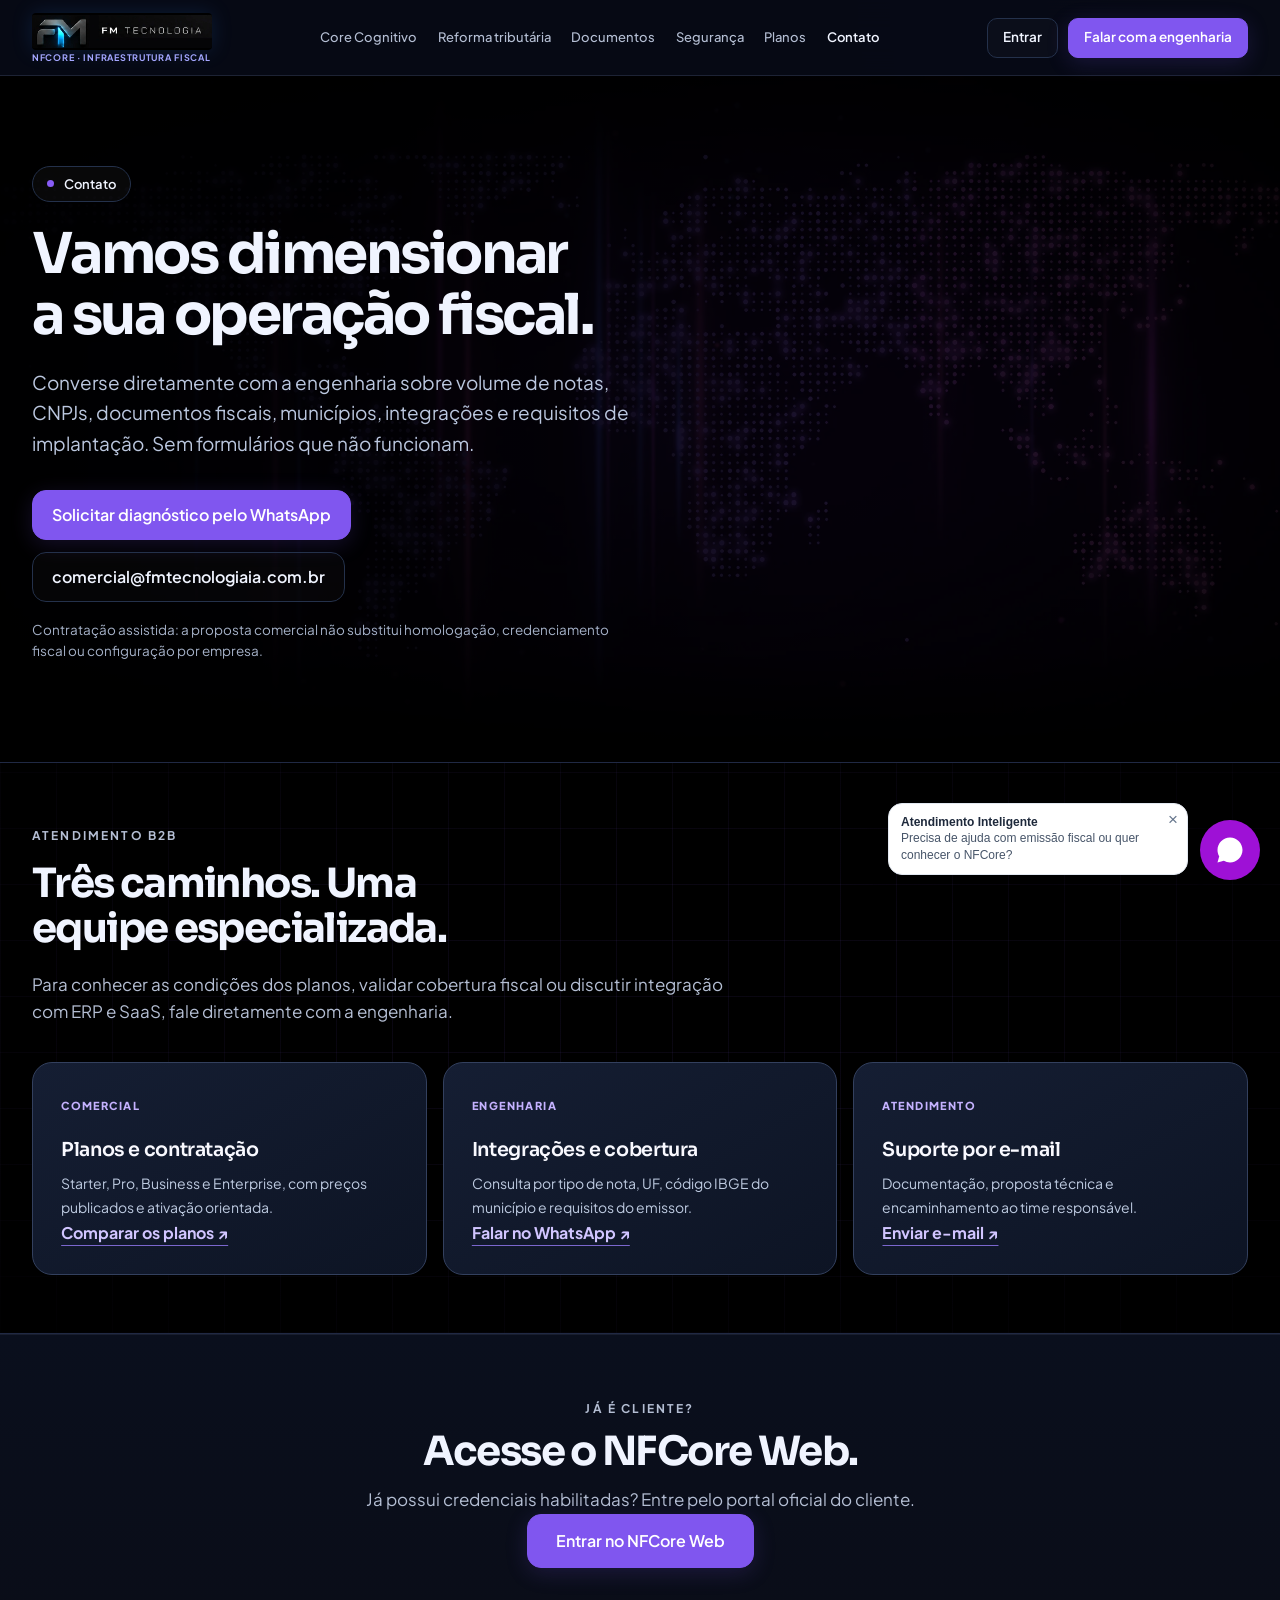
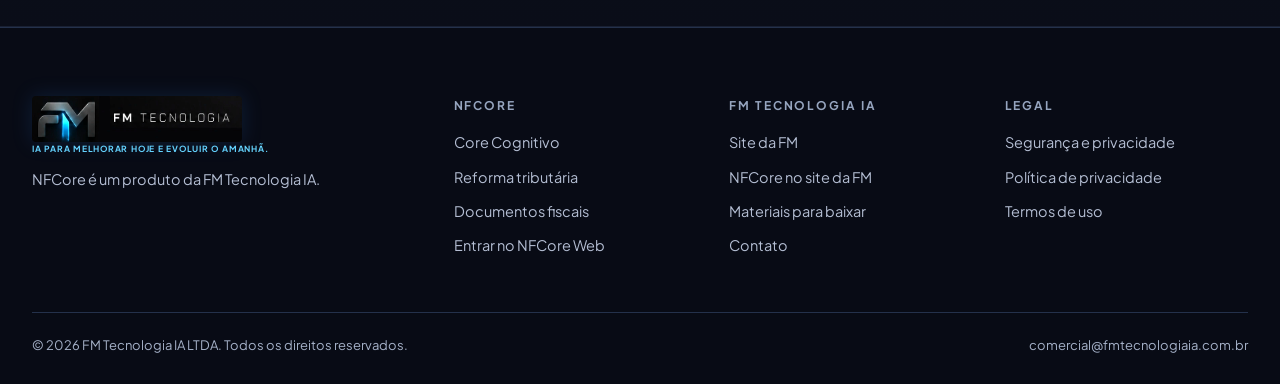
<file: contato.html>
<!doctype html><html lang="pt-BR" data-p="nfcore"><head><meta charset="utf-8"><meta name="viewport" content="width=device-width,initial-scale=1"><title>Contato — NFCore</title><meta name="description" content="Entre em contato com a engenharia da NFCore para planos, cobertura fiscal, integração ERP e contratação assistida."><meta property="og:title" content="Contato — NFCore"><meta property="og:description" content="Fale com a equipe da FM Tecnologia IA sobre o NFCore e seja avisado do lançamento."><meta property="og:type" content="website"><meta name="twitter:card" content="summary_large_image"><link rel="icon" type="image/png" href="assets/brand/fm/favicon.png">
<link rel="preconnect" href="https://fonts.googleapis.com"><link rel="preconnect" href="https://fonts.gstatic.com" crossorigin><link href="https://fonts.googleapis.com/css2?family=Plus+Jakarta+Sans:wght@400;500;600;700&family=Sora:wght@500;600;700;800&display=swap" rel="stylesheet"><link rel="stylesheet" href="assets/site.css?v=7cc5dd1b"><link rel="stylesheet" href="assets/enterprise.css?v=20261106-palette"></head><body>
<a class="skip" href="#conteudo">Pular para o conteúdo</a><header class="nav"><div class="wrap"><a class="brand" href="index.html"><span class="wm"><img src="assets/brand/fm/logo-fm.webp" width="626" height="114" alt="FM Tecnologia IA"><small>NFCore · Infraestrutura fiscal</small></span></a>
<nav class="menu" id="menu" aria-label="Principal"><a href="core-cognitivo.html" class="">Core Cognitivo</a><a href="reforma-tributaria.html" class="">Reforma tributária</a><a href="index.html#documentos" class="">Documentos</a><a href="index.html#seguranca" class="">Segurança</a><a href="index.html#planos">Planos</a><a href="contato.html" class="on">Contato</a></nav>
<div class="nr"><a class="btn sm" href="https://app.nfcore.com.br/">Entrar</a><a class="btn sm k" href="https://wa.me/5511978350851?text=Ol%C3%A1!%20Conheci%20o%20NFCore%20pelo%20site%20e%20gostaria%20de%20falar%20com%20a%20engenharia%20sobre%20planos%20e%20implanta%C3%A7%C3%A3o." target="_blank" rel="noopener noreferrer">Falar com a engenharia</a><button class="burger" id="burger" aria-label="Abrir menu de navegação" aria-expanded="false" aria-controls="menu">☰</button></div>
</div>
</header>
<main id="conteudo"><section class="phero"><div class="wrap"><div class="pg"><div><span class="eb"><i></i>Contato</span><h1>Vamos dimensionar a sua operação fiscal.</h1>
<p class="lead">Converse diretamente com a engenharia sobre volume de notas, CNPJs, documentos fiscais, municípios, integrações e requisitos de implantação. Sem formulários que não funcionam.</p>
<div class="b"><a class="btn p l" href="https://wa.me/5511978350851?text=Ol%C3%A1!%20Sou%20da%20empresa%20e%20desejo%20avaliar%20implanta%C3%A7%C3%A3o%20do%20NFCore%2C%20incluindo%20modelo%20de%20documento%2C%20munic%C3%ADpios%20e%20plano%20comercial." target="_blank" rel="noopener">Solicitar diagnóstico pelo WhatsApp</a><a class="btn l" href="mailto:comercial@fmtecnologiaia.com.br">comercial@fmtecnologiaia.com.br</a></div>
<p class="note">Contratação assistida: a proposta comercial não substitui homologação, credenciamento fiscal ou configuração por empresa.</p>
</div>
</div>
</div>
</section>
<section class="sec enterprise-section sentinel-section" id="atendimento"><div class="wrap"><div class="sh"><span class="kick">Atendimento B2B</span><h2>Três caminhos. Uma equipe especializada.</h2><p class="sub">Para conhecer as condições dos planos, validar cobertura fiscal ou discutir integração com ERP e SaaS, fale diretamente com a engenharia.</p></div><div class="intel-grid">
<article class="intel-card"><span class="intel-number">COMERCIAL</span><h3>Planos e contratação</h3><p>Starter, Pro, Business e Enterprise, com preços publicados e ativação orientada.</p><a class="text-link" href="index.html#planos">Comparar os planos ↗</a></article>
<article class="intel-card"><span class="intel-number">ENGENHARIA</span><h3>Integrações e cobertura</h3><p>Consulta por tipo de nota, UF, código IBGE do município e requisitos do emissor.</p><a class="text-link" href="https://wa.me/5511978350851?text=Ol%C3%A1!%20Sou%20da%20empresa%20e%20desejo%20avaliar%20implanta%C3%A7%C3%A3o%20do%20NFCore%2C%20incluindo%20modelo%20de%20documento%2C%20munic%C3%ADpios%20e%20plano%20comercial." target="_blank" rel="noopener noreferrer">Falar no WhatsApp ↗</a></article>
<article class="intel-card"><span class="intel-number">ATENDIMENTO</span><h3>Suporte por e-mail</h3><p>Documentação, proposta técnica e encaminhamento ao time responsável.</p><a class="text-link" href="mailto:comercial@fmtecnologiaia.com.br">Enviar e-mail ↗</a></article>
</div></div></section>
<section class="sec soft" id="acesso"><div class="wrap"><div class="sh center"><span class="kick">Já é cliente?</span><h2>Acesse o NFCore Web.</h2>
<p class="sub">Já possui credenciais habilitadas? Entre pelo portal oficial do cliente.</p>
</div>
<p class="center"><a class="btn p l" href="https://app.nfcore.com.br/">Entrar no NFCore Web</a></p>
</div>
</section>
</main>
<footer class="foot"><div class="wrap"><div class="g">
<div><a class="brand" href="index.html"><span class="wm"><img src="assets/brand/fm/logo-fm.webp" width="626" height="114" alt="FM Tecnologia IA"><small>IA para melhorar hoje e evoluir o amanhã.</small></span></a><p>NFCore é um produto da FM Tecnologia IA.</p>
</div>
<div><h6>NFCore</h6>
<ul><li><a href="core-cognitivo.html">Core Cognitivo</a></li>
<li><a href="reforma-tributaria.html">Reforma tributária</a></li>
<li><a href="index.html#documentos">Documentos fiscais</a></li>
<li><a href="https://app.nfcore.com.br/">Entrar no NFCore Web</a></li>
</ul>
</div>
<div><h6>FM Tecnologia IA</h6>
<ul><li><a href="https://fmtecnologiaia.com.br">Site da FM</a></li>
<li><a href="https://fmtecnologiaia.com.br/produtos/nfcore">NFCore no site da FM</a></li>
<li><a href="https://fmtecnologiaia.com.br/reforma-tributaria/materiais">Materiais para baixar</a></li>
<li><a href="contato.html">Contato</a></li>
</ul>
</div>
<div><h6>Legal</h6>
<ul><li><a href="https://fmtecnologiaia.com.br/seguranca">Segurança e privacidade</a></li>
<li><a href="https://fmtecnologiaia.com.br/privacidade">Política de privacidade</a></li>
<li><a href="https://fmtecnologiaia.com.br/termos">Termos de uso</a></li>
</ul>
</div>
</div>
<div class="fb"><span>© 2026 FM Tecnologia IA LTDA. Todos os direitos reservados.</span><span>comercial@fmtecnologiaia.com.br</span></div>
</div>
</footer>
<script src="assets/site.js?v=20261106" defer></script><script>window.FM_CHAT_CONFIG={site:"nfcore",productName:"NFCore",accentColor:"#9E11D6",avatarInitial:"N",greeting:"Olá! Posso te ajudar a conhecer o NFCore. Pergunte sobre planos, cobertura municipal ou o teste grátis de 14 dias.",apiBase:"https://saas.atendevendeia.com.br/v1/web",whatsappNumber:"5511978350851",whatsappPrefill:"Olá! Vim pelo site do NFCore e quero tirar uma dúvida."};</script><script src="assets/fm-chat-widget.js" defer></script></body></html>
</file>
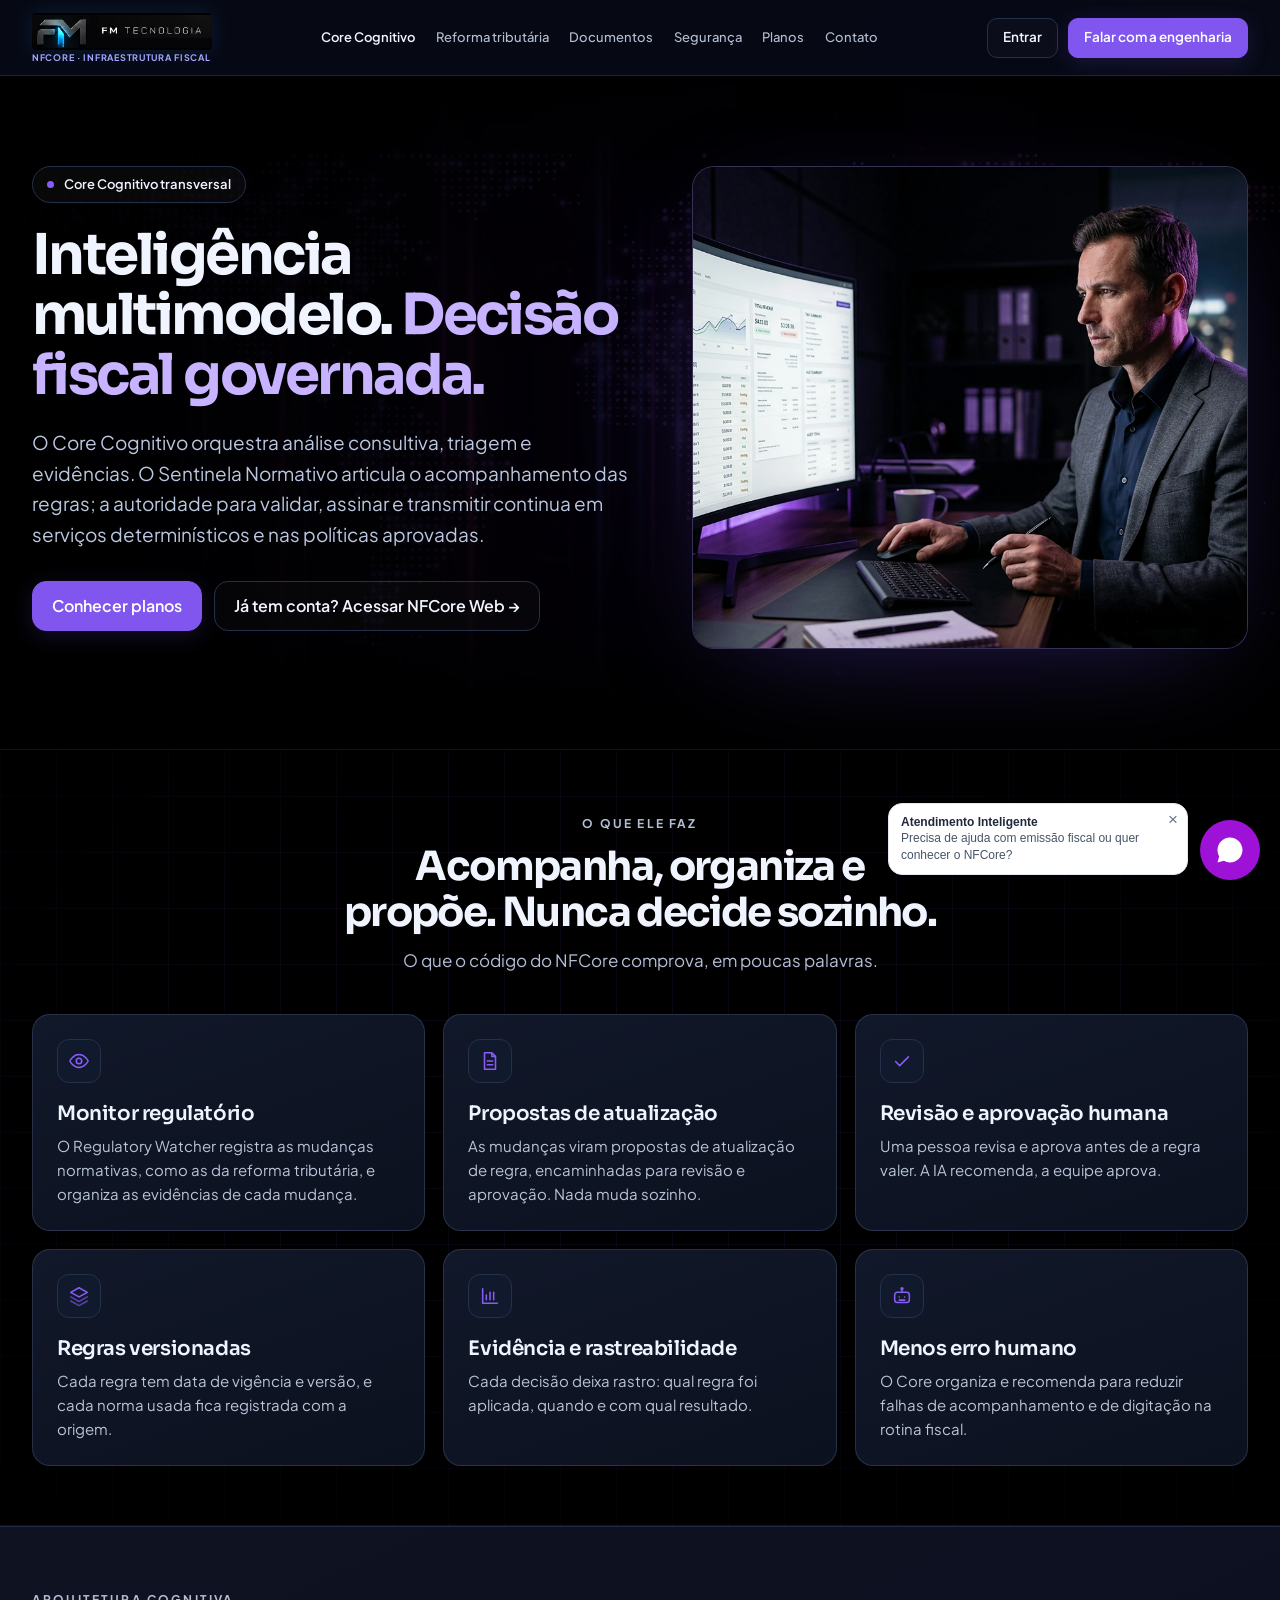
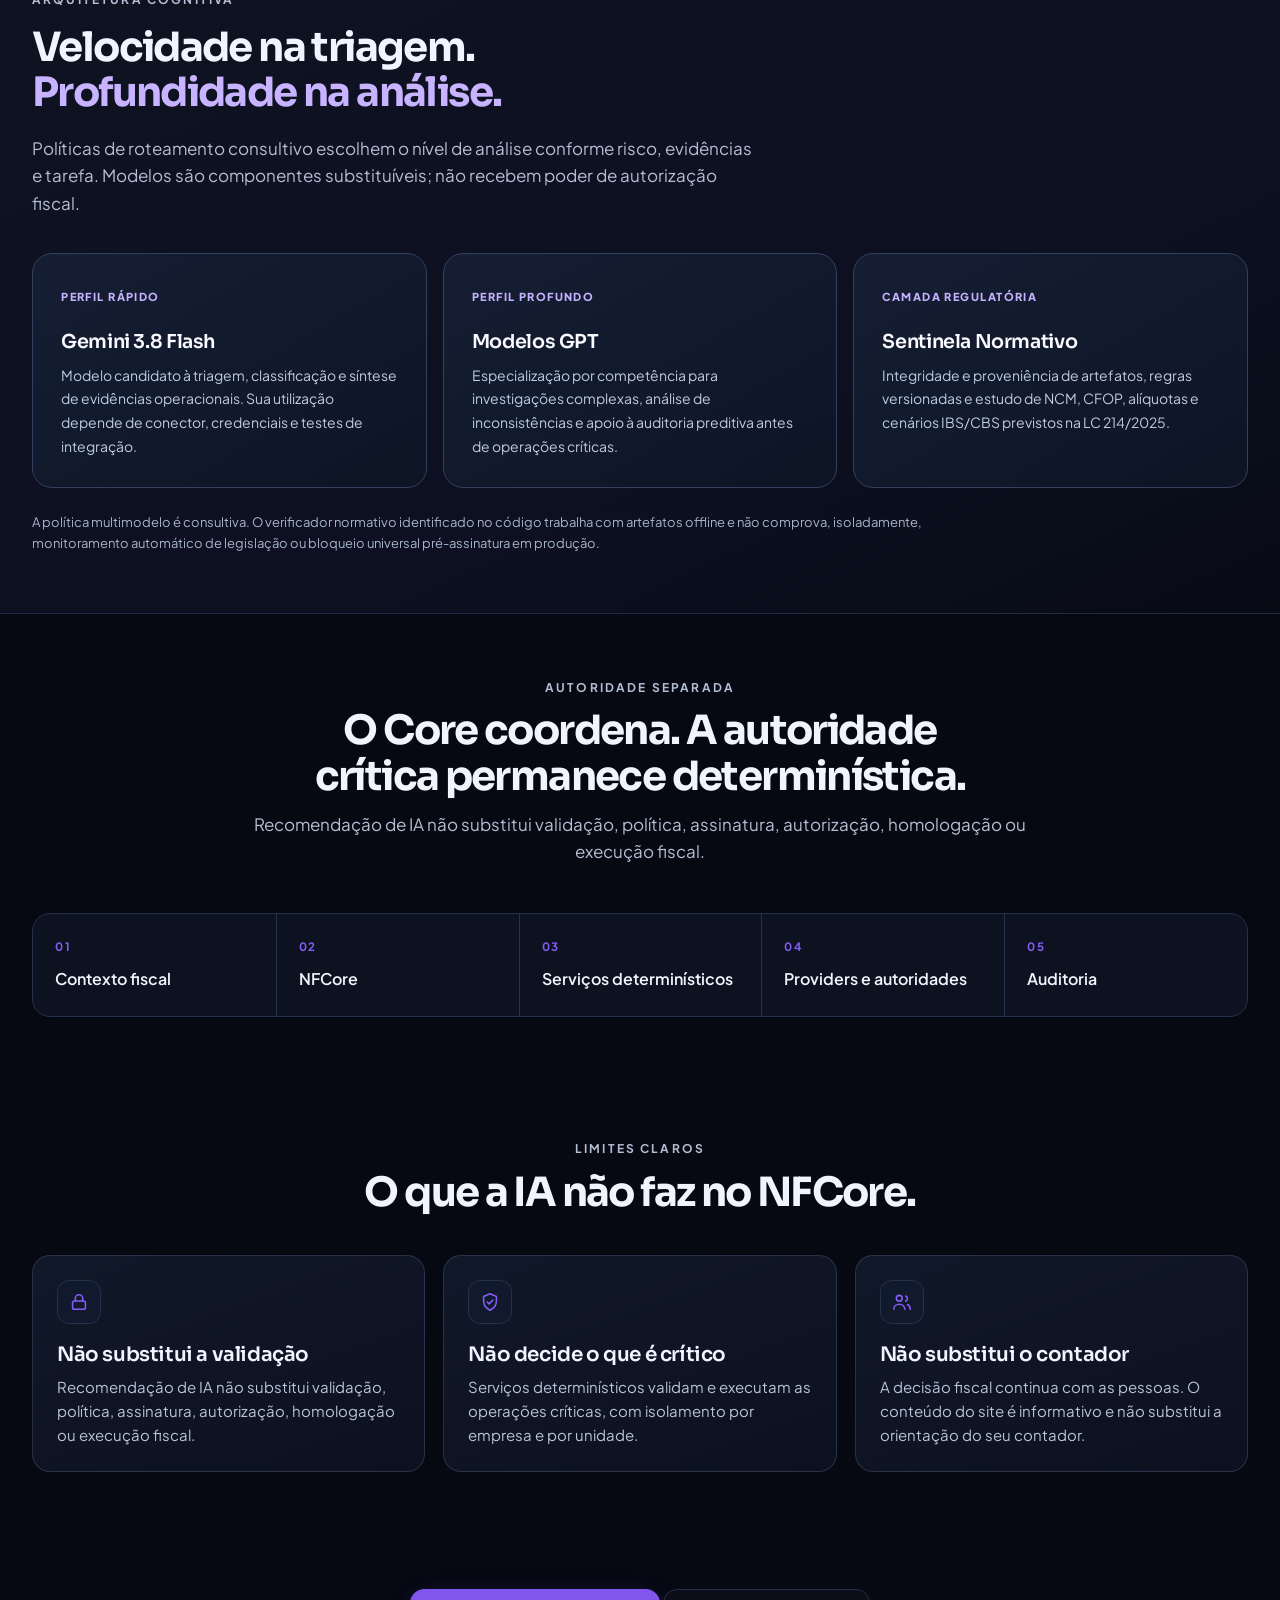
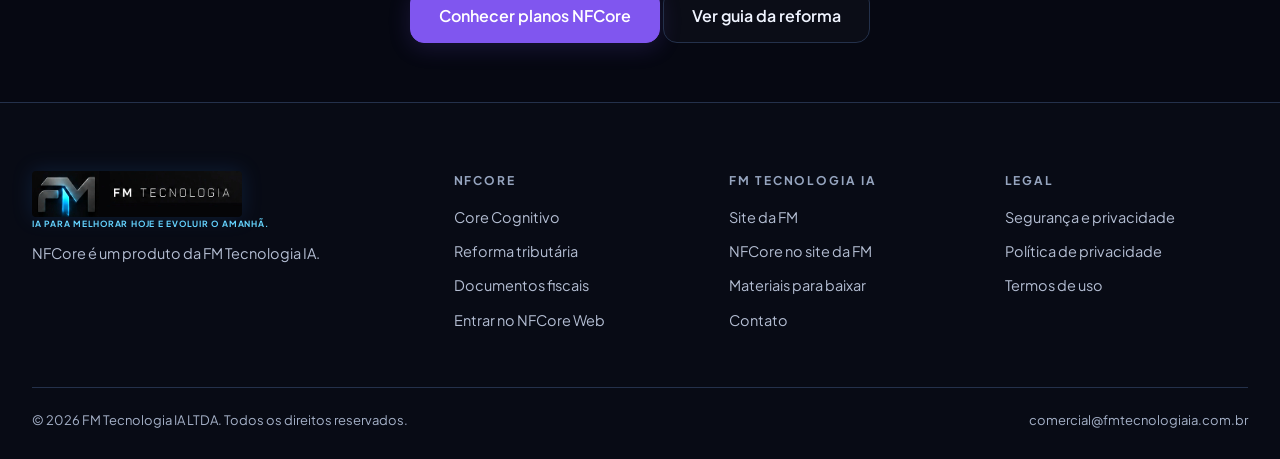
<file: core-cognitivo.html>
<!doctype html><html lang="pt-BR" data-p="nfcore"><head><meta charset="utf-8"><meta name="viewport" content="width=device-width,initial-scale=1"><title>Core Cognitivo e Sentinela Normativo | NFCore</title><meta name="description" content="O Core Cognitivo apoia o NFCore no acompanhamento das mudanças fiscais e da reforma tributária, reduz erro humano e deixa a decisão crítica com serviços determinísticos e com a sua equipe."><meta property="og:title" content="Core Cognitivo do NFCore — a IA recomenda, a equipe aprova"><meta property="og:description" content="O Core Cognitivo apoia o NFCore no acompanhamento das mudanças fiscais e da reforma tributária, reduz erro humano e deixa a decisão crítica com serviços determinísticos e com a sua equipe."><meta property="og:type" content="website"><meta name="twitter:card" content="summary_large_image"><link rel="icon" type="image/png" href="assets/brand/fm/favicon.png">
<link rel="preconnect" href="https://fonts.googleapis.com"><link rel="preconnect" href="https://fonts.gstatic.com" crossorigin><link href="https://fonts.googleapis.com/css2?family=Plus+Jakarta+Sans:wght@400;500;600;700&family=Sora:wght@500;600;700;800&display=swap" rel="stylesheet"><link rel="stylesheet" href="assets/site.css?v=7cc5dd1b"><link rel="stylesheet" href="assets/enterprise.css?v=20261106-palette"></head><body>
<a class="skip" href="#conteudo">Pular para o conteúdo</a><header class="nav"><div class="wrap"><a class="brand" href="index.html"><span class="wm"><img src="assets/brand/fm/logo-fm.webp" width="626" height="114" alt="FM Tecnologia IA"><small>NFCore · Infraestrutura fiscal</small></span></a>
<nav class="menu" id="menu" aria-label="Principal"><a href="core-cognitivo.html" class="on">Core Cognitivo</a><a href="reforma-tributaria.html" class="">Reforma tributária</a><a href="index.html#documentos" class="">Documentos</a><a href="index.html#seguranca" class="">Segurança</a><a href="index.html#planos">Planos</a><a href="contato.html" class="">Contato</a></nav>
<div class="nr"><a class="btn sm" href="https://app.nfcore.com.br/">Entrar</a><a class="btn sm k" href="https://wa.me/5511978350851?text=Ol%C3%A1!%20Conheci%20o%20NFCore%20pelo%20site%20e%20gostaria%20de%20falar%20com%20a%20engenharia%20sobre%20planos%20e%20implanta%C3%A7%C3%A3o." target="_blank" rel="noopener noreferrer">Falar com a engenharia</a><button class="burger" id="burger" aria-label="Abrir menu de navegação" aria-expanded="false" aria-controls="menu">☰</button></div>
</div>
</header>
<main id="conteudo"><section class="phero"><div class="wrap"><div class="pg"><div><span class="eb"><i></i>Core Cognitivo transversal</span><h1>Inteligência multimodelo. <span class="grad">Decisão fiscal governada.</span></h1>
<p class="lead">O Core Cognitivo orquestra análise consultiva, triagem e evidências. O Sentinela Normativo articula o acompanhamento das regras; a autoridade para validar, assinar e transmitir continua em serviços determinísticos e nas políticas aprovadas.</p>
<div class="b"><a class="btn p l" href="index.html#planos">Conhecer planos</a><a class="btn l" href="https://app.nfcore.com.br/">Já tem conta? Acessar NFCore Web →</a></div>
</div>
<div class="vis"><figure class="dg"><img src="assets/img/nfcore/foto.webp" alt="Profissional revisando documentos fiscais eletrônicos em um ambiente de trabalho moderno"></figure>
</div>
</div>
</div>
</section>
<section class="sec soft" id="o-que-faz"><div class="wrap"><div class="sh center"><span class="kick">O que ele faz</span><h2>Acompanha, organiza e propõe. Nunca decide sozinho.</h2>
<p class="sub">O que o código do NFCore comprova, em poucas palavras.</p>
</div>
<div class="grid g3"><div class="card"><div class="ic"><svg class="i" viewBox="0 0 24 24" aria-hidden="true"><path d="M2 12s3.6-7 10-7 10 7 10 7-3.6 7-10 7S2 12 2 12Z"/><circle cx="12" cy="12" r="3"/></svg></div>
<h3>Monitor regulatório</h3>
<p>O Regulatory Watcher registra as mudanças normativas, como as da reforma tributária, e organiza as evidências de cada mudança.</p>
</div>
<div class="card"><div class="ic"><svg class="i" viewBox="0 0 24 24" aria-hidden="true"><path d="M6 3h8l4 4v14H6zM14 3v4h4M9 12h6M9 16h6"/></svg></div>
<h3>Propostas de atualização</h3>
<p>As mudanças viram propostas de atualização de regra, encaminhadas para revisão e aprovação. Nada muda sozinho.</p>
</div>
<div class="card"><div class="ic"><svg class="i" viewBox="0 0 24 24" aria-hidden="true"><path d="m5 12.5 4.5 4.5L19 7.5"/></svg></div>
<h3>Revisão e aprovação humana</h3>
<p>Uma pessoa revisa e aprova antes de a regra valer. A IA recomenda, a equipe aprova.</p>
</div>
<div class="card"><div class="ic"><svg class="i" viewBox="0 0 24 24" aria-hidden="true"><path d="m12 3 9 5-9 5-9-5 9-5Z"/><path d="m3 13 9 5 9-5M3 17.5l9 5 9-5" opacity=".6"/></svg></div>
<h3>Regras versionadas</h3>
<p>Cada regra tem data de vigência e versão, e cada norma usada fica registrada com a origem.</p>
</div>
<div class="card"><div class="ic"><svg class="i" viewBox="0 0 24 24" aria-hidden="true"><path d="M4 20V4M4 20h16M8 16v-5M12 16V8M16 16v-8"/></svg></div>
<h3>Evidência e rastreabilidade</h3>
<p>Cada decisão deixa rastro: qual regra foi aplicada, quando e com qual resultado.</p>
</div>
<div class="card"><div class="ic"><svg class="i" viewBox="0 0 24 24" aria-hidden="true"><rect x="4" y="8" width="16" height="11" rx="3"/><path d="M12 8V5M9 13h.01M15 13h.01M9 16.5h6"/><circle cx="12" cy="4" r="1"/></svg></div>
<h3>Menos erro humano</h3>
<p>O Core organiza e recomenda para reduzir falhas de acompanhamento e de digitação na rotina fiscal.</p>
</div>
</div>
</div>
</section>

<section class="sec enterprise-section sentinel-section" id="modelos" aria-labelledby="modelos-title">
 <div class="wrap">
 <div class="sh"><span class="kick">Arquitetura cognitiva</span><h2 id="modelos-title">Velocidade na triagem. <span class="grad">Profundidade na análise.</span></h2>
 <p class="sub">Políticas de roteamento consultivo escolhem o nível de análise conforme risco, evidências e tarefa. Modelos são componentes substituíveis; não recebem poder de autorização fiscal.</p></div>
 <div class="intel-grid">
 <article class="intel-card"><span class="intel-number">PERFIL RÁPIDO</span><h3>Gemini 3.8 Flash</h3><p>Modelo candidato à triagem, classificação e síntese de evidências operacionais. Sua utilização depende de conector, credenciais e testes de integração.</p></article>
 <article class="intel-card"><span class="intel-number">PERFIL PROFUNDO</span><h3>Modelos GPT</h3><p>Especialização por competência para investigações complexas, análise de inconsistências e apoio à auditoria preditiva antes de operações críticas.</p></article>
 <article class="intel-card"><span class="intel-number">CAMADA REGULATÓRIA</span><h3>Sentinela Normativo</h3><p>Integridade e proveniência de artefatos, regras versionadas e estudo de NCM, CFOP, alíquotas e cenários IBS/CBS previstos na LC 214/2025.</p></article>
 </div>
 <p class="evidence-note">A política multimodelo é consultiva. O verificador normativo identificado no código trabalha com artefatos offline e não comprova, isoladamente, monitoramento automático de legislação ou bloqueio universal pré-assinatura em produção.</p>
 </div>
</section>
<section class="sec " id="autoridade"><div class="wrap"><div class="sh center"><span class="kick">Autoridade separada</span><h2>O Core coordena. A autoridade crítica permanece determinística.</h2>
<p class="sub">Recomendação de IA não substitui validação, política, assinatura, autorização, homologação ou execução fiscal.</p>
</div>
<div class="flow"><div><b>01</b><span>Contexto fiscal</span></div>
<div><b>02</b><span>NFCore</span></div>
<div><b>03</b><span>Serviços determinísticos</span></div>
<div><b>04</b><span>Providers e autoridades</span></div>
<div><b>05</b><span>Auditoria</span></div>
</div>
</div>
</section>
<section class="sec dark" id="limites"><div class="wrap"><div class="sh center"><span class="kick">Limites claros</span><h2>O que a IA não faz no NFCore.</h2>
</div>
<div class="grid g3"><div class="card"><div class="ic"><svg class="i" viewBox="0 0 24 24" aria-hidden="true"><rect x="5" y="11" width="14" height="9" rx="2"/><path d="M8 11V8a4 4 0 0 1 8 0v3"/></svg></div>
<h3>Não substitui a validação</h3>
<p>Recomendação de IA não substitui validação, política, assinatura, autorização, homologação ou execução fiscal.</p>
</div>
<div class="card"><div class="ic"><svg class="i" viewBox="0 0 24 24" aria-hidden="true"><path d="M12 3 5 6v5c0 4.5 3 8 7 10 4-2 7-5.5 7-10V6l-7-3Z"/><path d="m9 12 2 2 4-4"/></svg></div>
<h3>Não decide o que é crítico</h3>
<p>Serviços determinísticos validam e executam as operações críticas, com isolamento por empresa e por unidade.</p>
</div>
<div class="card"><div class="ic"><svg class="i" viewBox="0 0 24 24" aria-hidden="true"><circle cx="9" cy="8" r="3.2"/><path d="M3 20c0-3.3 2.7-5.5 6-5.5s6 2.2 6 5.5M16 5.5a3 3 0 0 1 0 5.6M18 14.8c1.8.6 3 2.3 3 5.2"/></svg></div>
<h3>Não substitui o contador</h3>
<p>A decisão fiscal continua com as pessoas. O conteúdo do site é informativo e não substitui a orientação do seu contador.</p>
</div>
</div>
</div>
</section>
<section class="sec " id="cta"><div class="wrap"><p class="center"><a class="btn p l" href="index.html#planos">Conhecer planos NFCore</a> <a class="btn l" href="reforma-tributaria.html">Ver guia da reforma</a></p>
</div>
</section>
</main>
<footer class="foot"><div class="wrap"><div class="g">
<div><a class="brand" href="index.html"><span class="wm"><img src="assets/brand/fm/logo-fm.webp" width="626" height="114" alt="FM Tecnologia IA"><small>IA para melhorar hoje e evoluir o amanhã.</small></span></a><p>NFCore é um produto da FM Tecnologia IA.</p>
</div>
<div><h6>NFCore</h6>
<ul><li><a href="core-cognitivo.html">Core Cognitivo</a></li>
<li><a href="reforma-tributaria.html">Reforma tributária</a></li>
<li><a href="index.html#documentos">Documentos fiscais</a></li>
<li><a href="https://app.nfcore.com.br/">Entrar no NFCore Web</a></li>
</ul>
</div>
<div><h6>FM Tecnologia IA</h6>
<ul><li><a href="https://fmtecnologiaia.com.br">Site da FM</a></li>
<li><a href="https://fmtecnologiaia.com.br/produtos/nfcore">NFCore no site da FM</a></li>
<li><a href="https://fmtecnologiaia.com.br/reforma-tributaria/materiais">Materiais para baixar</a></li>
<li><a href="contato.html">Contato</a></li>
</ul>
</div>
<div><h6>Legal</h6>
<ul><li><a href="https://fmtecnologiaia.com.br/seguranca">Segurança e privacidade</a></li>
<li><a href="https://fmtecnologiaia.com.br/privacidade">Política de privacidade</a></li>
<li><a href="https://fmtecnologiaia.com.br/termos">Termos de uso</a></li>
</ul>
</div>
</div>
<div class="fb"><span>© 2026 FM Tecnologia IA LTDA. Todos os direitos reservados.</span><span>comercial@fmtecnologiaia.com.br</span></div>
</div>
</footer>
<script src="assets/site.js?v=20261106" defer></script><script>window.FM_CHAT_CONFIG={site:"nfcore",productName:"NFCore",accentColor:"#9E11D6",avatarInitial:"N",greeting:"Olá! Posso te ajudar a conhecer o NFCore. Pergunte sobre planos, cobertura municipal ou o teste grátis de 14 dias.",apiBase:"https://saas.atendevendeia.com.br/v1/web",whatsappNumber:"5511978350851",whatsappPrefill:"Olá! Vim pelo site do NFCore e quero tirar uma dúvida."};</script><script src="assets/fm-chat-widget.js" defer></script></body></html>
</file>
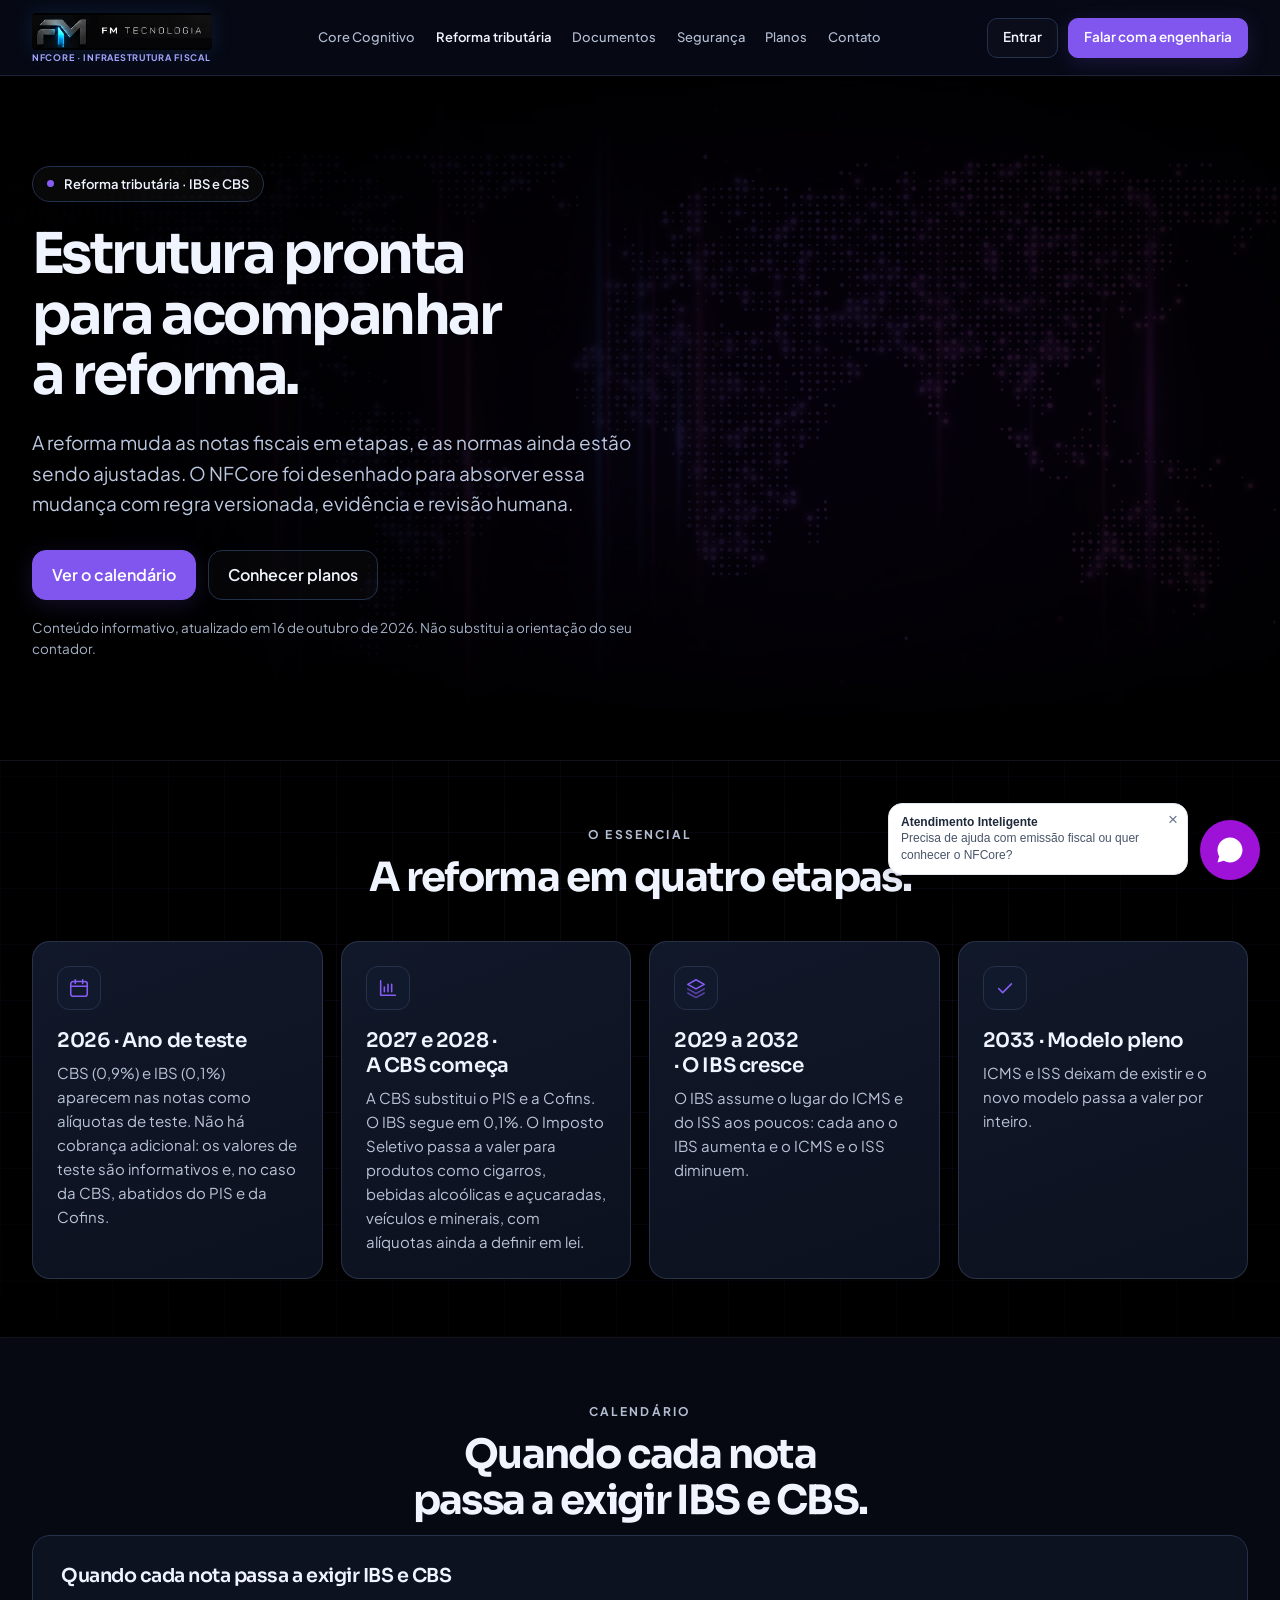
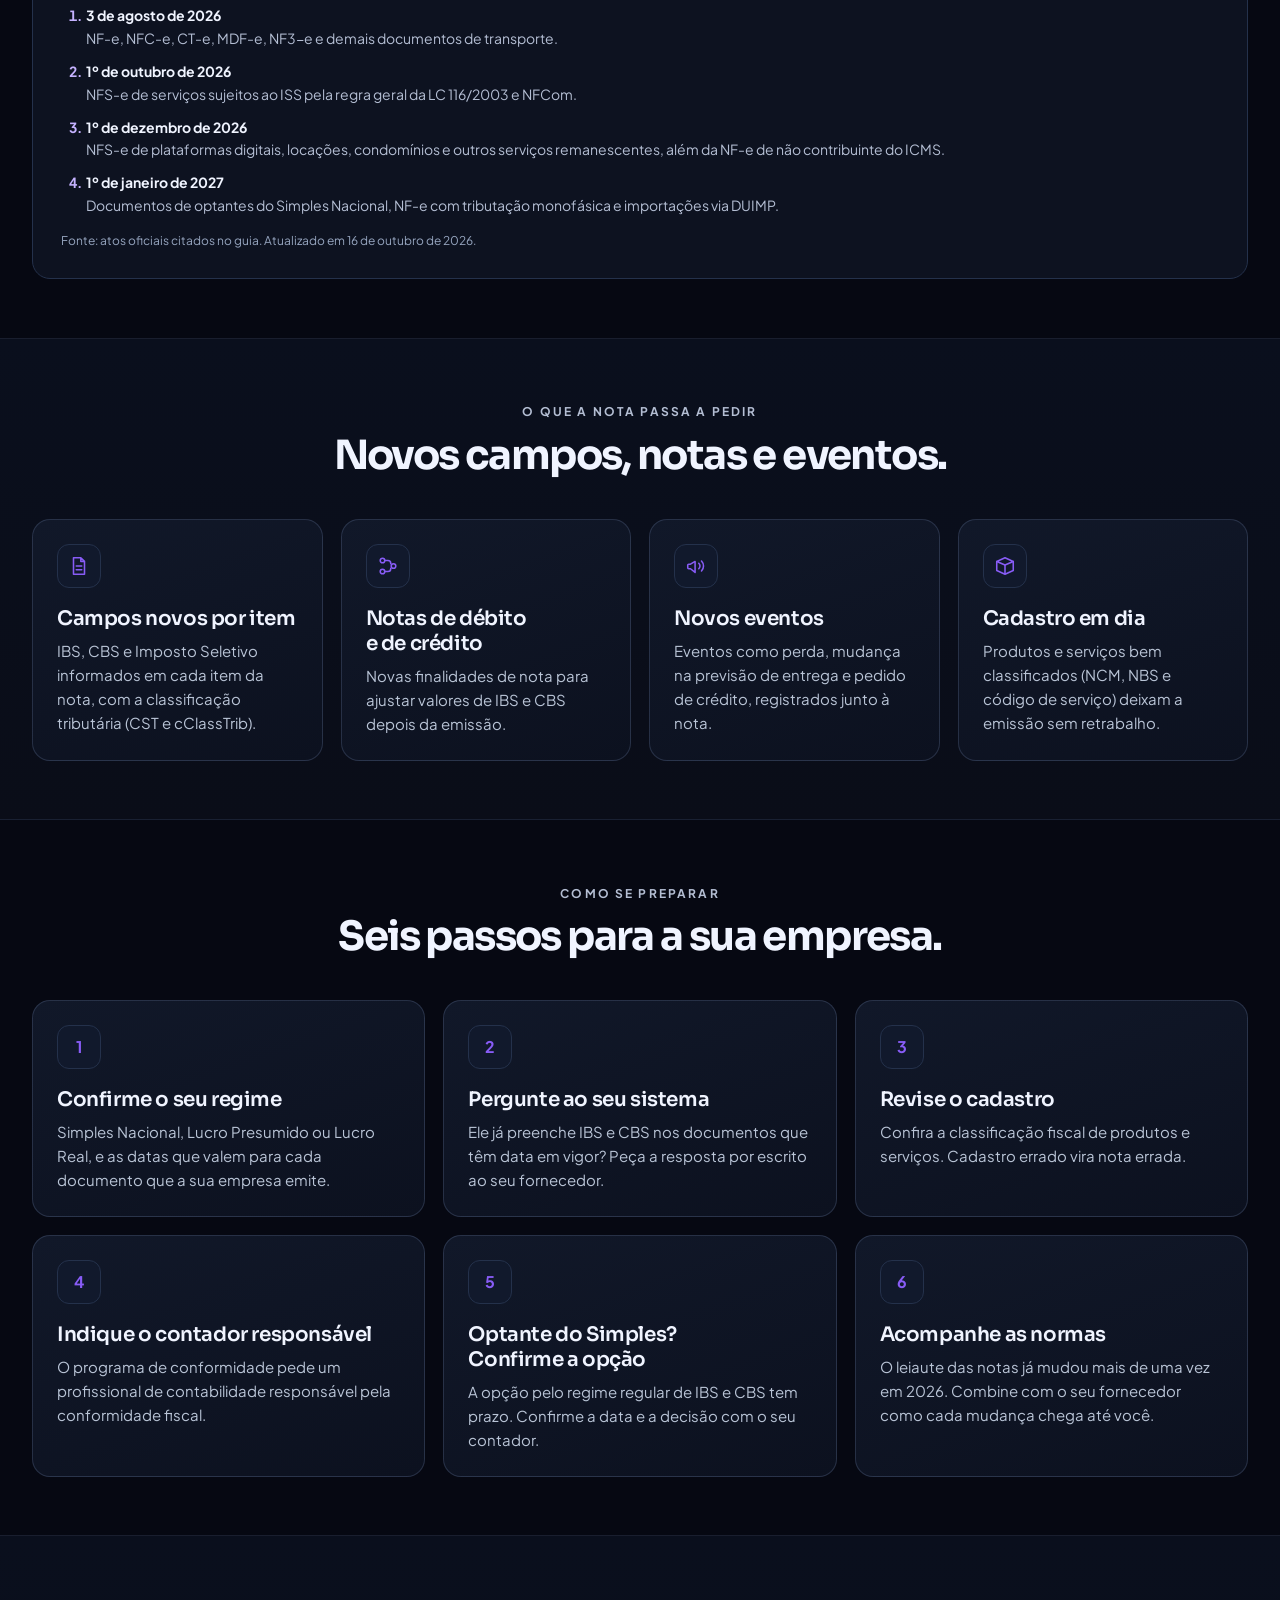
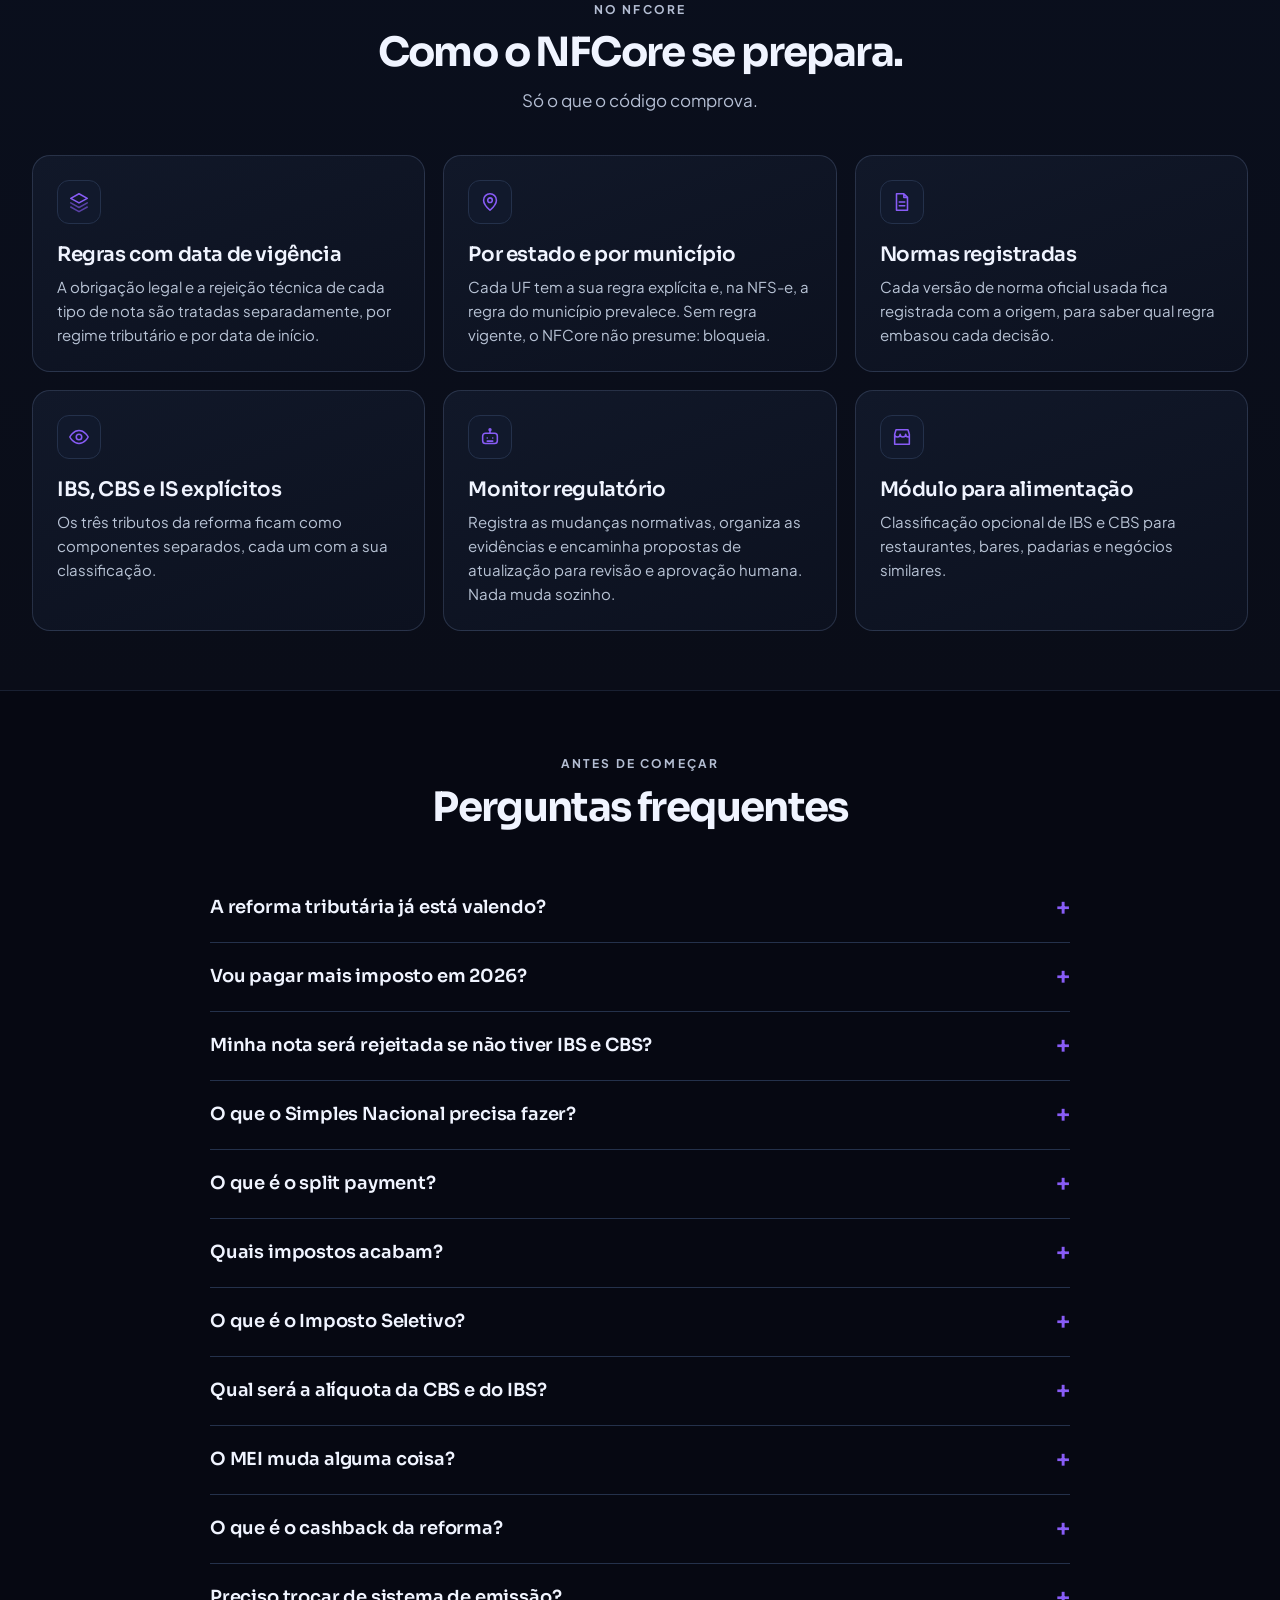
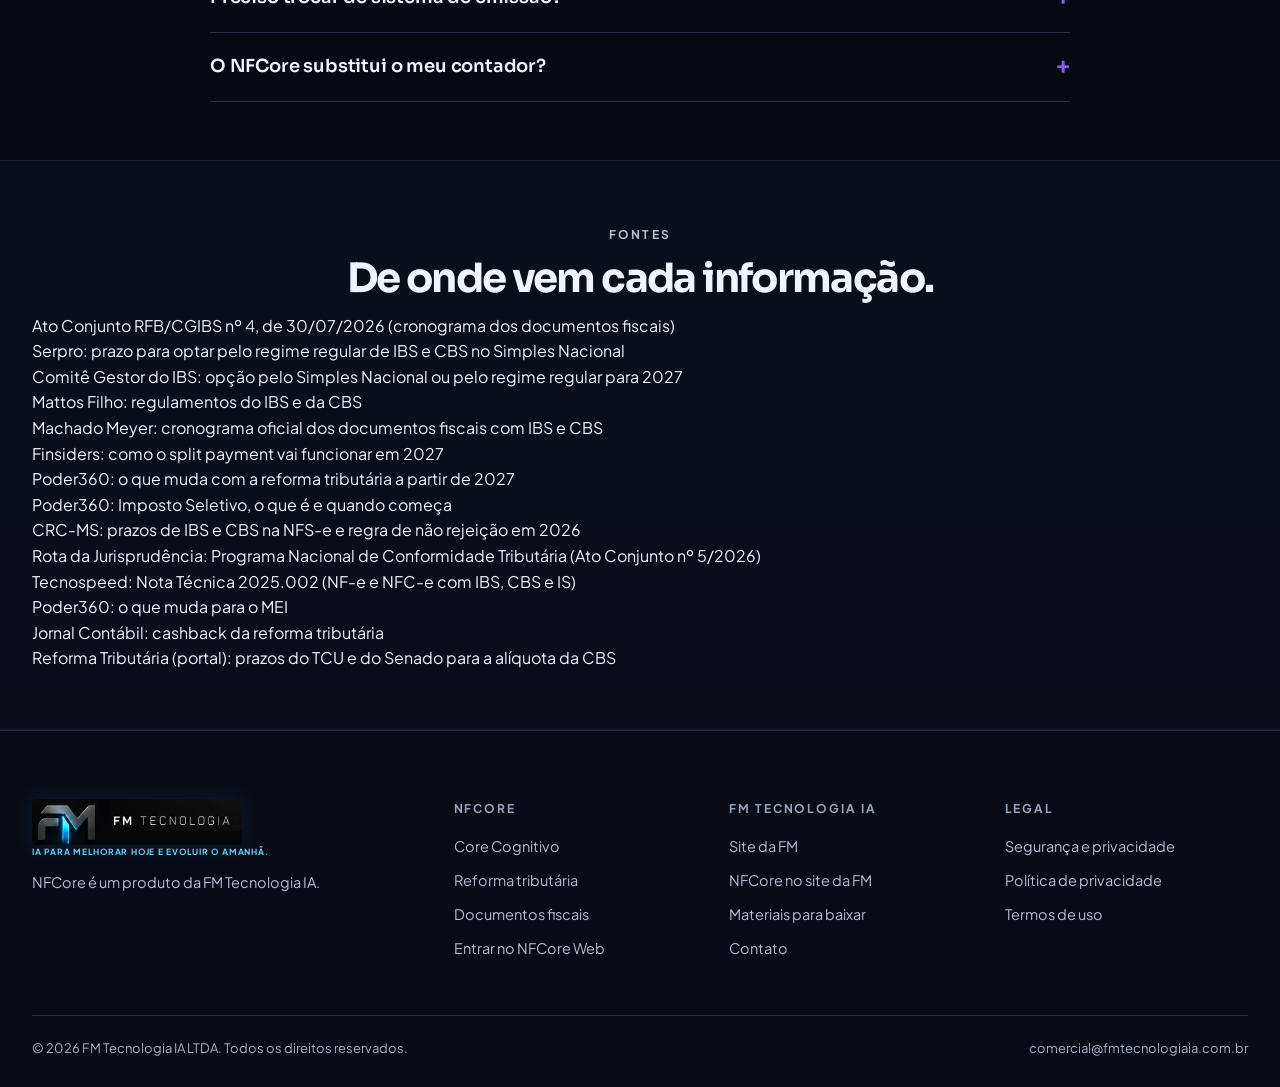
<file: reforma-tributaria.html>
<!doctype html><html lang="pt-BR" data-p="nfcore"><head><meta charset="utf-8"><meta name="viewport" content="width=device-width,initial-scale=1"><title>Reforma tributária e o NFCore: o que muda nas notas fiscais (IBS e CBS)</title><meta name="description" content="Calendário oficial de CBS e IBS nas notas fiscais, o que a nota passa a pedir, como se preparar e como o NFCore acompanha a reforma. Atualizado em 16 de outubro de 2026."><meta property="og:title" content="Reforma tributária e o NFCore: o que muda nas notas fiscais (IBS e CBS)"><meta property="og:description" content="Calendário oficial de CBS e IBS nas notas fiscais, o que a nota passa a pedir, como se preparar e como o NFCore acompanha a reforma. Atualizado em 16 de outubro de 2026."><meta property="og:type" content="website"><meta name="twitter:card" content="summary_large_image"><link rel="icon" type="image/png" href="assets/brand/fm/favicon.png">
<link rel="preconnect" href="https://fonts.googleapis.com"><link rel="preconnect" href="https://fonts.gstatic.com" crossorigin><link href="https://fonts.googleapis.com/css2?family=Plus+Jakarta+Sans:wght@400;500;600;700&family=Sora:wght@500;600;700;800&display=swap" rel="stylesheet"><link rel="stylesheet" href="assets/site.css?v=7cc5dd1b"><link rel="stylesheet" href="assets/enterprise.css?v=20261106-palette"></head><body>
<a class="skip" href="#conteudo">Pular para o conteúdo</a><header class="nav"><div class="wrap"><a class="brand" href="index.html"><span class="wm"><img src="assets/brand/fm/logo-fm.webp" width="626" height="114" alt="FM Tecnologia IA"><small>NFCore · Infraestrutura fiscal</small></span></a>
<nav class="menu" id="menu" aria-label="Principal"><a href="core-cognitivo.html" class="">Core Cognitivo</a><a href="reforma-tributaria.html" class="on">Reforma tributária</a><a href="index.html#documentos" class="">Documentos</a><a href="index.html#seguranca" class="">Segurança</a><a href="index.html#planos">Planos</a><a href="contato.html" class="">Contato</a></nav>
<div class="nr"><a class="btn sm" href="https://app.nfcore.com.br/">Entrar</a><a class="btn sm k" href="https://wa.me/5511978350851?text=Ol%C3%A1!%20Conheci%20o%20NFCore%20pelo%20site%20e%20gostaria%20de%20falar%20com%20a%20engenharia%20sobre%20planos%20e%20implanta%C3%A7%C3%A3o." target="_blank" rel="noopener noreferrer">Falar com a engenharia</a><button class="burger" id="burger" aria-label="Abrir menu de navegação" aria-expanded="false" aria-controls="menu">☰</button></div>
</div>
</header>
<main id="conteudo"><section class="phero"><div class="wrap"><div class="pg"><div><span class="eb"><i></i>Reforma tributária · IBS e CBS</span><h1>Estrutura pronta para acompanhar a reforma.</h1>
<p class="lead">A reforma muda as notas fiscais em etapas, e as normas ainda estão sendo ajustadas. O NFCore foi desenhado para absorver essa mudança com regra versionada, evidência e revisão humana.</p>
<div class="b"><a class="btn p l" href="#calendario">Ver o calendário</a><a class="btn l" href="index.html#planos">Conhecer planos</a></div>
<p class="note">Conteúdo informativo, atualizado em 16 de outubro de 2026. Não substitui a orientação do seu contador.</p>
</div>
</div>
</div>
</section>
<section class="sec soft" id="essencial"><div class="wrap"><div class="sh center"><span class="kick">O essencial</span><h2>A reforma em quatro etapas.</h2>
</div>
<div class="grid g4"><div class="card"><div class="ic"><svg class="i" viewBox="0 0 24 24" aria-hidden="true"><rect x="3" y="5" width="18" height="16" rx="2.5"/><path d="M3 10h18M8 3v4M16 3v4"/></svg></div>
<h3>2026 · Ano de teste</h3>
<p>CBS (0,9%) e IBS (0,1%) aparecem nas notas como alíquotas de teste. Não há cobrança adicional: os valores de teste são informativos e, no caso da CBS, abatidos do PIS e da Cofins.</p>
</div>
<div class="card"><div class="ic"><svg class="i" viewBox="0 0 24 24" aria-hidden="true"><path d="M4 20V4M4 20h16M8 16v-5M12 16V8M16 16v-8"/></svg></div>
<h3>2027 e 2028 · A CBS começa</h3>
<p>A CBS substitui o PIS e a Cofins. O IBS segue em 0,1%. O Imposto Seletivo passa a valer para produtos como cigarros, bebidas alcoólicas e açucaradas, veículos e minerais, com alíquotas ainda a definir em lei.</p>
</div>
<div class="card"><div class="ic"><svg class="i" viewBox="0 0 24 24" aria-hidden="true"><path d="m12 3 9 5-9 5-9-5 9-5Z"/><path d="m3 13 9 5 9-5M3 17.5l9 5 9-5" opacity=".6"/></svg></div>
<h3>2029 a 2032 · O IBS cresce</h3>
<p>O IBS assume o lugar do ICMS e do ISS aos poucos: cada ano o IBS aumenta e o ICMS e o ISS diminuem.</p>
</div>
<div class="card"><div class="ic"><svg class="i" viewBox="0 0 24 24" aria-hidden="true"><path d="m5 12.5 4.5 4.5L19 7.5"/></svg></div>
<h3>2033 · Modelo pleno</h3>
<p>ICMS e ISS deixam de existir e o novo modelo passa a valer por inteiro.</p>
</div>
</div>
</div>
</section>
<section class="sec " id="calendario"><div class="wrap"><div class="sh center"><span class="kick">Calendário</span><h2>Quando cada nota passa a exigir IBS e CBS.</h2>
</div>
<div class="spot"><div class="spot-cal" role="group" aria-label="Datas da reforma nos documentos fiscais"><h3>Quando cada nota passa a exigir IBS e CBS</h3>
<ol><li><b>3 de agosto de 2026</b><span>NF-e, NFC-e, CT-e, MDF-e, NF3-e e demais documentos de transporte.</span></li>
<li><b>1º de outubro de 2026</b><span>NFS-e de serviços sujeitos ao ISS pela regra geral da LC 116/2003 e NFCom.</span></li>
<li><b>1º de dezembro de 2026</b><span>NFS-e de plataformas digitais, locações, condomínios e outros serviços remanescentes, além da NF-e de não contribuinte do ICMS.</span></li>
<li><b>1º de janeiro de 2027</b><span>Documentos de optantes do Simples Nacional, NF-e com tributação monofásica e importações via DUIMP.</span></li>
</ol>
<small>Fonte: atos oficiais citados no guia. Atualizado em 16 de outubro de 2026.</small></div>
</div>
</div>
</section>
<section class="sec soft" id="nota-pede"><div class="wrap"><div class="sh center"><span class="kick">O que a nota passa a pedir</span><h2>Novos campos, notas e eventos.</h2>
</div>
<div class="grid g4"><div class="card"><div class="ic"><svg class="i" viewBox="0 0 24 24" aria-hidden="true"><path d="M6 3h8l4 4v14H6zM14 3v4h4M9 12h6M9 16h6"/></svg></div>
<h3>Campos novos por item</h3>
<p>IBS, CBS e Imposto Seletivo informados em cada item da nota, com a classificação tributária (CST e cClassTrib).</p>
</div>
<div class="card"><div class="ic"><svg class="i" viewBox="0 0 24 24" aria-hidden="true"><circle cx="6" cy="6" r="2.5"/><circle cx="18" cy="12" r="2.5"/><circle cx="6" cy="18" r="2.5"/><path d="M8.5 6H12a3 3 0 0 1 3 3v.5M8.5 18H12a3 3 0 0 0 3-3v-.5"/></svg></div>
<h3>Notas de débito e de crédito</h3>
<p>Novas finalidades de nota para ajustar valores de IBS e CBS depois da emissão.</p>
</div>
<div class="card"><div class="ic"><svg class="i" viewBox="0 0 24 24" aria-hidden="true"><path d="M3 11v3a1 1 0 0 0 1 1h2l5 4V7L6 10H4a1 1 0 0 0-1 1ZM15 9a4 4 0 0 1 0 6M18 6.5a8 8 0 0 1 0 11"/></svg></div>
<h3>Novos eventos</h3>
<p>Eventos como perda, mudança na previsão de entrega e pedido de crédito, registrados junto à nota.</p>
</div>
<div class="card"><div class="ic"><svg class="i" viewBox="0 0 24 24" aria-hidden="true"><path d="m3 7 9-4 9 4-9 4-9-4Z"/><path d="M3 7v10l9 4 9-4V7M12 11v10"/></svg></div>
<h3>Cadastro em dia</h3>
<p>Produtos e serviços bem classificados (NCM, NBS e código de serviço) deixam a emissão sem retrabalho.</p>
</div>
</div>
</div>
</section>
<section class="sec " id="passos"><div class="wrap"><div class="sh center"><span class="kick">Como se preparar</span><h2>Seis passos para a sua empresa.</h2>
</div>
<div class="grid g3"><div class="card"><div class="ic"><b>1</b></div>
<h3>Confirme o seu regime</h3>
<p>Simples Nacional, Lucro Presumido ou Lucro Real, e as datas que valem para cada documento que a sua empresa emite.</p>
</div>
<div class="card"><div class="ic"><b>2</b></div>
<h3>Pergunte ao seu sistema</h3>
<p>Ele já preenche IBS e CBS nos documentos que têm data em vigor? Peça a resposta por escrito ao seu fornecedor.</p>
</div>
<div class="card"><div class="ic"><b>3</b></div>
<h3>Revise o cadastro</h3>
<p>Confira a classificação fiscal de produtos e serviços. Cadastro errado vira nota errada.</p>
</div>
<div class="card"><div class="ic"><b>4</b></div>
<h3>Indique o contador responsável</h3>
<p>O programa de conformidade pede um profissional de contabilidade responsável pela conformidade fiscal.</p>
</div>
<div class="card"><div class="ic"><b>5</b></div>
<h3>Optante do Simples? Confirme a opção</h3>
<p>A opção pelo regime regular de IBS e CBS tem prazo. Confirme a data e a decisão com o seu contador.</p>
</div>
<div class="card"><div class="ic"><b>6</b></div>
<h3>Acompanhe as normas</h3>
<p>O leiaute das notas já mudou mais de uma vez em 2026. Combine com o seu fornecedor como cada mudança chega até você.</p>
</div>
</div>
</div>
</section>
<section class="sec soft" id="nfcore"><div class="wrap"><div class="sh center"><span class="kick">No NFCore</span><h2>Como o NFCore se prepara.</h2>
<p class="sub">Só o que o código comprova.</p>
</div>
<div class="grid g3"><div class="card"><div class="ic"><svg class="i" viewBox="0 0 24 24" aria-hidden="true"><path d="m12 3 9 5-9 5-9-5 9-5Z"/><path d="m3 13 9 5 9-5M3 17.5l9 5 9-5" opacity=".6"/></svg></div>
<h3>Regras com data de vigência</h3>
<p>A obrigação legal e a rejeição técnica de cada tipo de nota são tratadas separadamente, por regime tributário e por data de início.</p>
</div>
<div class="card"><div class="ic"><svg class="i" viewBox="0 0 24 24" aria-hidden="true"><path d="M12 21s7-6.2 7-11a7 7 0 0 0-14 0c0 4.8 7 11 7 11Z"/><circle cx="12" cy="10" r="2.5"/></svg></div>
<h3>Por estado e por município</h3>
<p>Cada UF tem a sua regra explícita e, na NFS-e, a regra do município prevalece. Sem regra vigente, o NFCore não presume: bloqueia.</p>
</div>
<div class="card"><div class="ic"><svg class="i" viewBox="0 0 24 24" aria-hidden="true"><path d="M6 3h8l4 4v14H6zM14 3v4h4M9 12h6M9 16h6"/></svg></div>
<h3>Normas registradas</h3>
<p>Cada versão de norma oficial usada fica registrada com a origem, para saber qual regra embasou cada decisão.</p>
</div>
<div class="card"><div class="ic"><svg class="i" viewBox="0 0 24 24" aria-hidden="true"><path d="M2 12s3.6-7 10-7 10 7 10 7-3.6 7-10 7S2 12 2 12Z"/><circle cx="12" cy="12" r="3"/></svg></div>
<h3>IBS, CBS e IS explícitos</h3>
<p>Os três tributos da reforma ficam como componentes separados, cada um com a sua classificação.</p>
</div>
<div class="card"><div class="ic"><svg class="i" viewBox="0 0 24 24" aria-hidden="true"><rect x="4" y="8" width="16" height="11" rx="3"/><path d="M12 8V5M9 13h.01M15 13h.01M9 16.5h6"/><circle cx="12" cy="4" r="1"/></svg></div>
<h3>Monitor regulatório</h3>
<p>Registra as mudanças normativas, organiza as evidências e encaminha propostas de atualização para revisão e aprovação humana. Nada muda sozinho.</p>
</div>
<div class="card"><div class="ic"><svg class="i" viewBox="0 0 24 24" aria-hidden="true"><path d="M4 9 5.5 4h13L20 9M4 9v11h16V9M4 9c0 1.7 1.3 3 3 3s3-1.3 3-3c0 1.7 1.3 3 3 3s3-1.3 3-3c0 1.7 1.3 3 3 3"/></svg></div>
<h3>Módulo para alimentação</h3>
<p>Classificação opcional de IBS e CBS para restaurantes, bares, padarias e negócios similares.</p>
</div>
</div>
</div>
</section>
<section class="sec " id="duvidas"><div class="wrap"><div class="sh center"><span class="kick">Antes de começar</span><h2>Perguntas frequentes</h2>
</div>
<div class="faq"><details><summary>A reforma tributária já está valendo?</summary>
<p>Em parte. 2026 é um ano de teste: CBS e IBS aparecem nas notas como alíquotas de teste, sem cobrança adicional. A CBS começa de verdade em 2027, quando substitui o PIS e a Cofins, e o IBS entra aos poucos de 2029 a 2032.</p>
</details>
<details><summary>Vou pagar mais imposto em 2026?</summary>
<p>Não por causa dos valores de teste. Em 2026 eles são informativos, e a CBS de teste é abatida do PIS e da Cofins. Converse com o seu contador sobre o efeito no seu caso.</p>
</details>
<details><summary>Minha nota será rejeitada se não tiver IBS e CBS?</summary>
<p>Hoje, não automaticamente: a rejeição técnica de NF-e e NFC-e sem esses campos está suspensa, e a NFS-e nacional não rejeita a falta deles até 31 de dezembro de 2026. Mas a obrigação legal continua, e a nota sem os campos, depois da data do documento, fica em desconformidade.</p>
</details>
<details><summary>O que o Simples Nacional precisa fazer?</summary>
<p>Quem está no Simples pode continuar pagando IBS e CBS dentro do DAS ou optar pelo regime regular, que gera crédito para os clientes. A opção para o primeiro semestre de 2027 vai até 30 de outubro de 2026. Todos os documentos do Simples passam a exigir IBS e CBS a partir de 1º de janeiro de 2027.</p>
</details>
<details><summary>O que é o split payment?</summary>
<p>É a separação do imposto no momento do pagamento, com repasse direto ao governo. O regulamento prevê o início em 2027, de forma opcional e entre empresas, com Pix, boleto e transferência. As etapas seguintes ainda dependem de novo ato.</p>
</details>
<details><summary>Quais impostos acabam?</summary>
<p>A CBS substitui o PIS e a Cofins a partir de 1º de janeiro de 2027. O IBS substitui o ICMS e o ISS aos poucos, de 2029 a 2032, e os dois deixam de existir em 2033. O IPI continua existindo, mas com alíquota zero para a maior parte dos produtos a partir de 2027, com exceções que protegem a Zona Franca de Manaus.</p>
</details>
<details><summary>O que é o Imposto Seletivo?</summary>
<p>É um imposto criado para desestimular o consumo de bens prejudiciais à saúde ou ao meio ambiente. Incide sobre veículos, embarcações e aeronaves, produtos fumígenos, bebidas alcoólicas, bebidas açucaradas e bens minerais extraídos. A cobrança começa em 1º de janeiro de 2027, mas as alíquotas ainda serão definidas em lei ordinária.</p>
</details>
<details><summary>Qual será a alíquota da CBS e do IBS?</summary>
<p>Ainda não está fixada. O TCU calcula a alíquota de referência da CBS para 2027 e tinha até 30 de outubro de 2026 para enviar o cálculo ao Senado, que deve fixá-la até 15 de dezembro. As alíquotas de referência do IBS serão fixadas para os anos de 2029 a 2033. Por enquanto, só há estimativas privadas, que não valem como valor oficial.</p>
</details>
<details><summary>O MEI muda alguma coisa?</summary>
<p>O DAS-MEI continua. A mudança está na emissão de notas: a partir de 4 de janeiro de 2027, o MEI deve informar IBS e CBS nos documentos fiscais. Em 2026 ele está dispensado de preencher esses campos. A opção pelo regime regular de IBS e CBS vale para as demais empresas do Simples, e não para o MEI.</p>
</details>
<details><summary>O que é o cashback da reforma?</summary>
<p>É a devolução de parte da CBS e do IBS para famílias inscritas no CadÚnico com renda familiar por pessoa de até meio salário mínimo. Os percentuais são maiores para o gás de cozinha e para serviços essenciais, como energia, água e esgoto. A devolução da CBS começa em 2027 e a do IBS em 2029. Os detalhes operacionais ainda serão divulgados pelo Comitê Gestor do IBS e pela Receita Federal.</p>
</details>
<details><summary>Preciso trocar de sistema de emissão?</summary>
<p>Não necessariamente. O que importa é que o seu sistema preencha IBS e CBS nos documentos que já têm data para isso e acompanhe as mudanças de leiaute. Pergunte ao seu fornecedor e peça a resposta por escrito: a lista de perguntas está nos materiais para baixar.</p>
</details>
<details><summary>O NFCore substitui o meu contador?</summary>
<p>Não. O NFCore organiza regras, documentos e evidências, e a decisão fiscal continua com as pessoas. O conteúdo desta página é informativo e não substitui a orientação de um contador ou advogado.</p>
</details>
</div>
</div>
</section>
<section class="sec soft" id="fontes"><div class="wrap"><div class="sh center"><span class="kick">Fontes</span><h2>De onde vem cada informação.</h2>
</div>
<ul class="srcs"><li><a href="https://www.cgibs.gov.br/upload/arquivos/202607/31091735-20260730-16h30-ato-conjunto-rfb-cgibs-na-c2-ba-4-260731-090909.pdf" rel="noopener">Ato Conjunto RFB/CGIBS nº 4, de 30/07/2026 (cronograma dos documentos fiscais)</a></li>
<li><a href="https://www.serpro.gov.br/menu/noticias/noticias-2026/opcao-simples-hibrido" rel="noopener">Serpro: prazo para optar pelo regime regular de IBS e CBS no Simples Nacional</a></li>
<li><a href="https://www.cgibs.gov.br/embora-os-periodos-sejam-parecidos-tratam-de-escolhas-diferentes-por-isso-e-importante-entender-cada-situacao" rel="noopener">Comitê Gestor do IBS: opção pelo Simples Nacional ou pelo regime regular para 2027</a></li>
<li><a href="https://www.mattosfilho.com.br/unico/regulamentos-ibs-cbs/" rel="noopener">Mattos Filho: regulamentos do IBS e da CBS</a></li>
<li><a href="https://www.machadomeyer.com.br/pt/inteligencia-juridica/publicacoes-ij/tributario-ij/rfb-e-cgibs-definem-cronograma-oficial-de-obrigatoriedade-dos-documentos-fiscais-eletronicos-com-ibs-e-cbs" rel="noopener">Machado Meyer: cronograma oficial dos documentos fiscais com IBS e CBS</a></li>
<li><a href="https://finsidersbrasil.com.br/regulamentacao/split-payment-2027-regulamento-cbs-ibs-reforma-tributaria/" rel="noopener">Finsiders: como o split payment vai funcionar em 2027</a></li>
<li><a href="https://www.poder360.com.br/reforma-tributaria-2027/entenda-o-que-muda-com-a-reforma-tributaria-a-partir-de-2027/" rel="noopener">Poder360: o que muda com a reforma tributária a partir de 2027</a></li>
<li><a href="https://www.poder360.com.br/poder-economia/imposto-seletivo-o-que-e-quando-comeca-e-quem-vai-pagar/" rel="noopener">Poder360: Imposto Seletivo, o que é e quando começa</a></li>
<li><a href="https://crcms.org.br/?p=37622" rel="noopener">CRC-MS: prazos de IBS e CBS na NFS-e e regra de não rejeição em 2026</a></li>
<li><a href="https://rotadajurisprudencia.com.br/2026/08/receita-e-comite-gestor-definem-regras-de-conformidade-para-documentos-fiscais-de-ibs-e-cbs-em-2026/" rel="noopener">Rota da Jurisprudência: Programa Nacional de Conformidade Tributária (Ato Conjunto nº 5/2026)</a></li>
<li><a href="https://blog.tecnospeed.com.br/nota-tecnica-reforma-tributaria-nfe-nfce/" rel="noopener">Tecnospeed: Nota Técnica 2025.002 (NF-e e NFC-e com IBS, CBS e IS)</a></li>
<li><a href="https://www.poder360.com.br/poder-economia/reforma-tributaria-saiba-o-que-muda-para-o-mei/" rel="noopener">Poder360: o que muda para o MEI</a></li>
<li><a href="https://jornalcontabil.com.br/noticia/cashback-da-reforma-tributaria-entenda-como-funciona-e-quem-pode-receber/amp/" rel="noopener">Jornal Contábil: cashback da reforma tributária</a></li>
<li><a href="https://www.reformatributaria.com/iva/tcu-tem-ate-30-de-outubro-para-enviar-ao-senado-calculos-da-aliquota-da-cbs/" rel="noopener">Reforma Tributária (portal): prazos do TCU e do Senado para a alíquota da CBS</a></li>
</ul>
</div>
</section>
</main>
<footer class="foot"><div class="wrap"><div class="g">
<div><a class="brand" href="index.html"><span class="wm"><img src="assets/brand/fm/logo-fm.webp" width="626" height="114" alt="FM Tecnologia IA"><small>IA para melhorar hoje e evoluir o amanhã.</small></span></a><p>NFCore é um produto da FM Tecnologia IA.</p>
</div>
<div><h6>NFCore</h6>
<ul><li><a href="core-cognitivo.html">Core Cognitivo</a></li>
<li><a href="reforma-tributaria.html">Reforma tributária</a></li>
<li><a href="index.html#documentos">Documentos fiscais</a></li>
<li><a href="https://app.nfcore.com.br/">Entrar no NFCore Web</a></li>
</ul>
</div>
<div><h6>FM Tecnologia IA</h6>
<ul><li><a href="https://fmtecnologiaia.com.br">Site da FM</a></li>
<li><a href="https://fmtecnologiaia.com.br/produtos/nfcore">NFCore no site da FM</a></li>
<li><a href="https://fmtecnologiaia.com.br/reforma-tributaria/materiais">Materiais para baixar</a></li>
<li><a href="contato.html">Contato</a></li>
</ul>
</div>
<div><h6>Legal</h6>
<ul><li><a href="https://fmtecnologiaia.com.br/seguranca">Segurança e privacidade</a></li>
<li><a href="https://fmtecnologiaia.com.br/privacidade">Política de privacidade</a></li>
<li><a href="https://fmtecnologiaia.com.br/termos">Termos de uso</a></li>
</ul>
</div>
</div>
<div class="fb"><span>© 2026 FM Tecnologia IA LTDA. Todos os direitos reservados.</span><span>comercial@fmtecnologiaia.com.br</span></div>
</div>
</footer>
<script src="assets/site.js?v=20261106" defer></script><script>window.FM_CHAT_CONFIG={site:"nfcore",productName:"NFCore",accentColor:"#9E11D6",avatarInitial:"N",greeting:"Olá! Posso te ajudar a conhecer o NFCore. Pergunte sobre planos, cobertura municipal ou o teste grátis de 14 dias.",apiBase:"https://saas.atendevendeia.com.br/v1/web",whatsappNumber:"5511978350851",whatsappPrefill:"Olá! Vim pelo site do NFCore e quero tirar uma dúvida."};</script><script src="assets/fm-chat-widget.js" defer></script></body></html>
</file>
<file: assets/site.css>
/* FM Tecnologia — design escuro: o preto domina, a cor de cada produto aparece só em detalhes.
   Institucional = preto + prata. Cada página de produto troca apenas as variáveis de acento (html[data-p]). */
:root{
  --fd:Sora,Inter,"Helvetica Neue",Arial,sans-serif;--fb:"Plus Jakarta Sans",Inter,"Helvetica Neue",Arial,sans-serif;
  --bg:#000;--s1:#010101;--s2:#030304;--ln:#1B1E26;--tx:#EEF1F5;--mu:#9AA2AF;--dim:#6B7280;
  --a:#C9CFD8;--a2:#F4F6F9;--argb:201,208,220;--hl:#B9C0CC;--btn:#F4F6F9;--btnfg:#0A0B0E;--glow:.05;
  --ok:#52D6A0;--am:#E6C46E;
  --ink:var(--tx);--t2:var(--mu);--t3:var(--dim);--card:var(--s1);--line:var(--ln);--soft:var(--s1);--blue:var(--a);
}
/* acento por produto (só muda a cor de destaque; o fundo continua preto) */
html[data-p=kordena]{--bg:#000;--s1:#010101;--s2:#030304;--ln:#16234A;--mu:#9AA8C7;--dim:#6475A0;--a:#4F7BF2;--a2:#8FADFA;--argb:43,89,230;--hl:#8FADFA;--btn:#2B59E6;--btnfg:#fff;--glow:.11}
html[data-p=iron-fit]{--bg:#000;--s1:#010101;--s2:#030304;--ln:#1E2813;--mu:#A2AE95;--dim:#6F7C62;--a:#2BF47A;--a2:#7DFFB1;--argb:43,244,122;--hl:#7DFFB1;--btn:#2BF47A;--btnfg:#03140A;--glow:.08}
html[data-p=nfcore]{--bg:#000;--s1:#010101;--s2:#030304;--ln:#251E44;--mu:#A59FBF;--dim:#706A8E;--a:#9E11D6;--a2:#C77DFF;--argb:158,17,214;--hl:#C77DFF;--btn:#8A0FC0;--btnfg:#fff;--glow:.16}
html[data-p=command]{--bg:#000;--s1:#010101;--s2:#030304;--ln:#2A2416;--mu:#B0A892;--dim:#7C7560;--a:#FF9F1C;--a2:#FFC46B;--argb:255,159,28;--hl:#FFC46B;--btn:#FF9F1C;--btnfg:#1A0E00;--glow:.07}
html[data-p=atendevendeia]{--bg:#000;--s1:#010101;--s2:#030304;--ln:#12302B;--mu:#93B2AD;--dim:#5F807B;--a:#19D3C5;--a2:#6BE7DC;--argb:25,211,197;--hl:#6BE7DC;--btn:#19D3C5;--btnfg:#021210;--glow:.08}
html[data-p=campaia]{--bg:#000;--s1:#010101;--s2:#030304;--ln:#33182F;--mu:#BC9FB7;--dim:#86687F;--a:#F0509B;--a2:#F58BBD;--argb:240,80,155;--hl:#F58BBD;--btn:#F0509B;--btnfg:#fff;--glow:.09}
html[data-p=erp-core]{--bg:#000;--s1:#010101;--s2:#030304;--ln:#37221A;--mu:#BAA595;--dim:#85715F;--a:#FF8A3D;--a2:#FFB070;--argb:255,138,61;--hl:#FFB070;--btn:#FF8A3D;--btnfg:#180900;--glow:.08}
html[data-p=super-core-extreme]{--bg:#000;--s1:#010101;--s2:#030304;--ln:#371A1D;--mu:#BA9FA2;--dim:#85686B;--a:#E5484D;--a2:#F08084;--argb:229,72,77;--hl:#F08084;--btn:#E5484D;--btnfg:#fff;--glow:.09}
/* fundo sempre neutro: o preto domina e a cor do produto não "suja" as superfícies (só detalhes usam o acento) */
html[data-p]{--bg:#000;--s1:#08080A;--s2:#0F0F12;--ln:#1D1E23;--mu:#A1A6AE;--dim:#6B7078;--glow:.035}

*{box-sizing:border-box;margin:0;padding:0}html{-webkit-font-smoothing:antialiased;scroll-behavior:smooth;background:var(--bg);color-scheme:dark}
body{font-family:var(--fb);color:var(--tx);background:var(--bg);line-height:1.6;overflow-x:hidden}
a{color:inherit;text-decoration:none}ul{list-style:none}img,svg{max-width:100%}
svg.i{width:22px;height:22px;fill:none;stroke:currentColor;stroke-width:1.7;stroke-linecap:round;stroke-linejoin:round;flex:none}
.wrap{width:min(1180px,100% - 48px);margin:0 auto}
.skip{position:absolute;left:-999px}.skip:focus{left:12px;top:12px;background:#fff;color:#000;padding:8px 12px;z-index:99}
h1,h2,h3,h4,h5{font-family:var(--fd)}

/* nav */
.nav{position:sticky;top:0;z-index:50;height:62px;border-bottom:1px solid var(--ln);background:color-mix(in srgb,var(--bg) 88%,transparent);backdrop-filter:blur(14px)}
.nav .wrap{height:100%;display:flex;align-items:center;justify-content:space-between;gap:24px}
.brand{display:flex;align-items:center;gap:12px;font-weight:800;font-size:20px;white-space:nowrap}
.menu{display:flex;gap:30px;font-size:15px;font-weight:500;color:var(--mu)}
.menu a:hover,.menu a.on{color:var(--tx)}.menu a.on{font-weight:600}
.nr{display:flex;gap:10px;align-items:center}
.burger{display:none;width:40px;height:40px;border-radius:11px;border:1px solid var(--ln);background:var(--s1);color:var(--tx);cursor:pointer;place-items:center}
.btn{display:inline-flex;align-items:center;justify-content:center;gap:9px;height:46px;padding:0 22px;border-radius:12px;font:600 15px var(--fb);border:1px solid var(--ln);background:rgba(255,255,255,.02);color:var(--tx);white-space:nowrap;text-align:center;cursor:pointer;transition:border-color .2s,background .2s}
.btn:hover{border-color:rgba(var(--argb),.55)}
.btn.p,.btn.k{background:var(--btn);border-color:var(--btn);color:var(--btnfg)}.btn.p:hover,.btn.k:hover{filter:brightness(1.07)}
.btn.sm{height:34px;padding:0 15px;font-size:13.5px;border-radius:10px}.btn.l{height:54px;padding:0 28px;font-size:16px;border-radius:14px}
.btn.w{background:var(--btn);border-color:var(--btn);color:var(--btnfg)}.btn.gh{background:transparent}
.btn:focus-visible,.menu a:focus-visible,summary:focus-visible,.pcard:focus-visible{outline:2px solid var(--a2);outline-offset:3px}

/* tipografia */
.eb{display:inline-flex;align-items:center;gap:10px;font-size:13px;font-weight:600;color:var(--tx);background:rgba(255,255,255,.03);border:1px solid var(--ln);padding:7px 14px;border-radius:999px}
.eb i{width:7px;height:7px;border-radius:50%;background:var(--a)}
.kick{font-size:12px;letter-spacing:.18em;text-transform:uppercase;font-weight:700;color:var(--mu)}
h1{font-size:clamp(38px,5.4vw,68px);line-height:1.03;letter-spacing:-.045em;font-weight:700;color:var(--tx)}
h2{font-size:clamp(28px,3.6vw,44px);line-height:1.08;letter-spacing:-.04em;font-weight:700}
h3{font-size:20px;letter-spacing:-.02em;font-weight:600;line-height:1.25}
.lead{font-size:clamp(17px,1.5vw,19px);line-height:1.6;color:var(--mu)}.sub{font-size:17px;line-height:1.6;color:var(--mu)}
.grad{color:var(--hl)}
.sec{padding:clamp(40px,6.5vh,88px) 0;scroll-margin-top:108px}.soft{background:#010102;border-top:1px solid var(--ln);border-bottom:1px solid var(--ln)}.center{text-align:center}.center .lead,.center .sub{margin-left:auto;margin-right:auto}
.dark{background:var(--bg)}
.sh{max-width:780px}.sh.center{margin-left:auto;margin-right:auto}.sh h2{margin:10px 0 12px}
.pill{display:inline-flex;align-items:center;gap:7px;font-size:11.5px;font-weight:600;padding:4px 11px;border-radius:99px;border:1px solid var(--ln);color:var(--mu);white-space:nowrap}
.pill.ok{color:var(--ok);border-color:rgba(82,214,160,.3)}
.card{background:var(--s1);border:1px solid var(--ln);border-radius:18px;padding:24px}
.ic{width:44px;height:44px;border-radius:12px;display:grid;place-items:center;background:var(--s2);color:var(--a);border:1px solid var(--ln);flex:none}

/* hero */
.hero{position:relative;padding:76px 0 56px;background:radial-gradient(55% 50% at 82% 0%,rgba(var(--argb),var(--glow)),transparent 70%)}
.hero::before,.phero::before{content:"";position:absolute;inset:0;pointer-events:none;background:repeating-linear-gradient(0deg,rgba(255,255,255,.075) 0 1px,transparent 1px 56px),repeating-linear-gradient(90deg,rgba(255,255,255,.075) 0 1px,transparent 1px 56px);-webkit-mask:radial-gradient(85% 85% at 50% 30%,#000 30%,transparent);mask:radial-gradient(85% 85% at 50% 30%,#000 30%,transparent)}
.hero .wrap,.phero .wrap{position:relative}
.hgrid{display:grid;grid-template-columns:1.02fr 1fr;gap:64px;align-items:center}
.hero h1{margin:22px 0 20px}
.hero .b,.pg .b{display:flex;gap:12px;flex-wrap:wrap;margin:32px 0 18px}
.hero .note,.pg .note{font-size:13.5px;color:var(--dim)}
.checks{display:flex;gap:20px;flex-wrap:wrap;margin-top:6px;font-size:13.5px;color:var(--mu)}.checks span{display:inline-flex;gap:7px;align-items:center}.checks svg{width:15px;height:15px;color:var(--a)}
.vis{position:relative}
.phero{position:relative;padding:60px 0 60px;background:radial-gradient(55% 60% at 85% 0%,rgba(var(--argb),var(--glow)),transparent 70%)}
.phero h1{margin:20px 0 20px;font-size:clamp(34px,4.6vw,58px)}
.pg{display:grid;grid-template-columns:1.02fr 1fr;gap:60px;align-items:center}
.crumb{font-size:14px;color:var(--dim);margin-bottom:20px;display:block}.crumb:hover{color:var(--tx)}
.float{position:absolute;display:flex;align-items:center;gap:11px;padding:12px 15px;border-radius:14px;background:#030304;border:1px solid rgba(255,255,255,.16);box-shadow:0 24px 50px -20px rgba(0,0,0,.8);z-index:2}
.float b{display:block;font:600 13.5px var(--fd)}.float small{display:block;font-size:11.5px;color:var(--mu)}
.f1{top:-22px;right:-14px}.f2{bottom:-26px;left:-30px;flex-direction:column;align-items:flex-start;gap:3px;animation-delay:-3s}
.float .ic{width:34px;height:34px;border-radius:9px}
@keyframes fl{0%,100%{transform:translateY(0)}50%{transform:translateY(-7px)}}

/* janela de produto */
.win{background:#020203;border:1px solid rgba(255,255,255,.14);border-radius:18px;box-shadow:0 40px 80px -50px rgba(0,0,0,.9),inset 0 1px 0 rgba(255,255,255,.06);overflow:hidden;text-align:left}
.hero .win{transform:none}
.wb{height:42px;border-bottom:1px solid var(--ln);display:flex;align-items:center;gap:8px;padding:0 16px;font-size:12.5px;color:var(--dim)}
.wb b{width:11px;height:11px;border-radius:50%;background:#20232b}.wb span{margin-left:12px;font-weight:600;color:var(--mu)}
.wbody{display:grid;grid-template-columns:168px 1fr}.side{border-right:1px solid var(--ln);padding:14px 10px;font-size:13px;color:var(--mu)}
.side div{padding:8px 10px;border-radius:9px;margin-bottom:2px}.side div:first-child{background:rgba(255,255,255,.06);color:var(--tx);font-weight:600}
.wmain,.eco{padding:18px;display:grid;grid-template-columns:1fr 1fr;gap:12px;align-content:start}
.wc{border:1px solid var(--ln);border-radius:12px;padding:14px;background:rgba(0,0,0,.25)}.wc h5{font:600 13.5px var(--fd);margin-bottom:5px;display:flex;gap:8px;align-items:center;color:var(--tx)}.wc p{font-size:12.5px;color:var(--mu);line-height:1.5}
.wc.ai{border-color:rgba(var(--argb),.4);background:rgba(var(--argb),.07)}.wc.ai h5{color:var(--a2)}.wc.ai svg{width:15px;height:15px}
.core{grid-column:1/-1;border:1px solid rgba(var(--argb),.35);background:rgba(var(--argb),.07);border-radius:12px;padding:14px 18px;display:flex;justify-content:space-between;align-items:center;font:600 14px var(--fd)}
.core small{font:500 12px var(--fb);color:var(--mu)}.core svg{color:var(--a2)}

/* grades */
.grid{display:grid;gap:18px;margin-top:clamp(28px,4.5vh,48px)}.g2{grid-template-columns:repeat(2,1fr)}.g3{grid-template-columns:repeat(3,1fr)}.g4{grid-template-columns:repeat(4,1fr)}
.grid .card h3{margin:18px 0 8px}.grid .card p{color:var(--mu);font-size:15px}
.pcard{position:relative;display:flex;flex-direction:column;gap:0;transition:transform .2s,border-color .2s;background:var(--s1);--pc:var(--a);--pcrgb:var(--argb)}
.pcard:hover{transform:translateY(-3px);border-color:rgba(var(--pcrgb),.45)}
.pcard .pill{position:absolute;right:22px;top:26px}.pcard .ic{color:var(--pc)}
.pcard .go{margin-top:auto;padding-top:20px;color:var(--tx);font-weight:600;font-size:14.5px}.pcard:hover .go{color:var(--pc)}
.bento{display:grid;grid-template-columns:repeat(6,1fr);gap:16px;margin-top:48px}.bento .pcard{grid-column:span 2}.bento .pcard.big{grid-column:span 3}.bento .pcard h3{margin:18px 0 8px}.bento .pcard p{color:var(--mu);font-size:15px}
.flow{display:grid;grid-auto-flow:column;grid-auto-columns:1fr;margin-top:48px;border:1px solid var(--ln);border-radius:18px;background:var(--s1);overflow:hidden}
.flow>div{padding:24px 22px;border-left:1px solid var(--ln);position:relative}.flow>div:first-child{border-left:0}
.flow b{display:block;font-size:11.5px;letter-spacing:.14em;color:var(--a);margin-bottom:10px}.flow span{font-weight:600;font-size:16px;line-height:1.35}
.split{display:grid;grid-template-columns:1fr 1fr;gap:64px;align-items:center}.split.flip>:first-child{order:2}
.split ul li{display:flex;gap:12px;margin-top:14px;color:var(--mu);font-size:16px}.split ul svg{color:var(--a);margin-top:3px}
.panel{background:var(--s1);border:1px solid var(--ln);border-radius:22px;padding:24px}.panel h4{font:700 12px var(--fb);letter-spacing:.14em;text-transform:uppercase;color:var(--dim);margin-bottom:16px}
.steps{display:flex;flex-direction:column;gap:8px}.steps div{display:flex;align-items:center;gap:14px;background:var(--s2);border:1px solid var(--ln);border-radius:12px;padding:11px 16px;font-weight:600}.steps div i{width:26px;height:26px;border-radius:50%;border:1px solid var(--ln);color:var(--a);display:grid;place-items:center;font-style:normal;font-size:12px;font-weight:700;flex:none}
.qs{display:grid;grid-template-columns:repeat(4,1fr);gap:12px;margin-top:44px}.qs div{padding:18px 20px;border:1px solid var(--ln);border-radius:16px;background:var(--s1);font-size:15.5px;font-weight:500;line-height:1.45}.qs div::first-letter{color:var(--a)}
.chips{display:flex;gap:10px;flex-wrap:wrap;margin-top:28px}.chips span{padding:10px 20px;border-radius:999px;border:1px solid var(--ln);background:var(--s1);font-weight:600;font-size:15px}.center .chips{justify-content:center}
.faq{max-width:860px;margin:44px auto 0}.faq details{border-bottom:1px solid var(--ln);padding:22px 0}.faq summary{cursor:pointer;font:600 18px var(--fd);letter-spacing:-.01em;list-style:none;display:flex;justify-content:space-between;gap:20px}.faq summary::-webkit-details-marker{display:none}.faq summary:after{content:"+";color:var(--a);font-size:24px;line-height:1}.faq details[open] summary:after{content:"−"}.faq p{color:var(--mu);margin-top:12px;font-size:16px}
.price{display:grid;grid-template-columns:repeat(3,1fr);gap:18px;margin-top:44px}.price .card h3{font:700 13px var(--fb);letter-spacing:.14em;text-transform:uppercase;color:var(--dim);margin:0 0 12px}.price .v{font:700 34px var(--fd);letter-spacing:-.04em}
.notice{border:1px solid var(--ln);background:var(--s1);color:var(--mu);border-radius:16px;padding:22px 26px;margin-top:36px;font-weight:500}
.cta{border-radius:24px;padding:56px 52px;border:1px solid var(--ln);background:radial-gradient(70% 120% at 100% 0%,rgba(var(--argb),.1),transparent 70%),linear-gradient(180deg,var(--s2),var(--s1));display:flex;justify-content:space-between;align-items:center;gap:32px;flex-wrap:wrap}
.cta h2{max-width:640px}.cta p{font-size:18px;color:var(--mu);margin-top:12px}.cta .b{display:flex;gap:12px;flex-wrap:wrap}
.sn{border-bottom:1px solid var(--ln);background:color-mix(in srgb,var(--bg) 90%,transparent);backdrop-filter:blur(12px);position:sticky;top:62px;z-index:40}.sn .wrap{height:44px;display:flex;align-items:center;justify-content:space-between;gap:16px}.sn b{font:600 15px var(--fd);white-space:nowrap;flex:none}.sn ul{display:flex;gap:22px;white-space:nowrap;font-size:14px;color:var(--mu);font-weight:500;overflow-x:auto;flex:1;min-width:0;scrollbar-width:none}.sn ul::-webkit-scrollbar{display:none}.sn .btn{flex:none}.sn ul a:hover{color:var(--tx)}.sn .btn{white-space:nowrap}
.band{display:flex;flex-wrap:wrap;align-items:center;gap:12px 34px;padding:26px 0;border-bottom:1px solid var(--ln);font:700 16px var(--fd);letter-spacing:-.02em;color:var(--dim)}
.band em{font:600 12px var(--fb);letter-spacing:.14em;text-transform:uppercase;font-style:normal;color:var(--dim);margin-right:6px}
.band a{display:flex;align-items:center;gap:9px;color:var(--mu)}.band a:hover{color:var(--tx)}.band b{width:9px;height:9px;border-radius:50%;background:var(--pc,var(--a))}
.numband{border-top:1px solid var(--ln);border-bottom:1px solid var(--ln);background:linear-gradient(90deg,var(--bg),var(--s1) 50%,var(--bg));padding:44px 0}
.nb{display:grid;grid-template-columns:repeat(auto-fit,minmax(190px,1fr));gap:24px;text-align:center}
.nb b{display:block;font:700 clamp(28px,3.6vw,44px)/1.1 var(--fd);letter-spacing:-.04em;color:var(--tx)}.nb span{font-size:14px;color:var(--mu)}
.val{display:grid;grid-template-columns:repeat(5,1fr);gap:14px;margin-top:40px}.val div{padding:20px;border:1px solid var(--ln);border-radius:16px;background:var(--s1)}.val b{display:block;font-size:12px;color:var(--a);letter-spacing:.14em;margin-bottom:8px}.val span{font:600 16px var(--fd)}
.ct{display:grid;grid-template-columns:1fr 1fr;gap:56px}

/* rodapé */
.foot{background:var(--bg);border-top:1px solid var(--ln);color:var(--mu);padding:68px 0 28px}
.foot .g{display:grid;grid-template-columns:1.5fr repeat(4,1fr);gap:32px}.foot h6{font-size:12px;letter-spacing:.16em;text-transform:uppercase;color:var(--dim);margin-bottom:16px}.foot li{font-size:14.5px;margin-bottom:11px}.foot li a:hover{color:var(--tx)}
.foot p{font-size:14.5px;line-height:1.65;color:var(--mu);margin-top:14px}
.foot .fb{margin-top:44px;padding-top:22px;border-top:1px solid var(--ln);display:flex;justify-content:space-between;gap:12px;flex-wrap:wrap;font-size:13px;color:var(--dim)}

/* fotos, vídeos, mock de chat */
.ph{position:relative;margin:0;border-radius:20px;overflow:hidden;border:1px solid var(--ln);aspect-ratio:4/3;background:var(--s1)}.ph.tall{aspect-ratio:4/3.4}
.ph img{width:100%;height:100%;object-fit:cover;display:block}
.ph.empty{display:grid;place-items:center;padding:24px;background:repeating-linear-gradient(135deg,var(--s1),var(--s1) 14px,var(--s2) 14px,var(--s2) 28px)}
.ph.empty figcaption{text-align:center;max-width:320px;color:var(--mu);font-size:14px;line-height:1.5}.ph.empty b{display:block;color:var(--a);font-size:12px;letter-spacing:.14em;text-transform:uppercase;margin-bottom:8px}
.grid .ph{margin:0}.ph .credit{position:absolute;left:10px;bottom:8px;font-size:11px;color:#fff;background:rgba(0,0,0,.55);padding:3px 8px;border-radius:999px;backdrop-filter:blur(4px)}.ph .credit a{color:#fff;text-decoration:underline}
.vid{margin:0;border-radius:18px;overflow:hidden;border:1px solid var(--ln);background:#000;aspect-ratio:16/9}.vid video{width:100%;height:100%;display:block;object-fit:cover}.vid.main{max-width:980px;margin:0 auto}
.vid.empty{display:grid;place-items:center;padding:24px;background:repeating-linear-gradient(135deg,var(--s1),var(--s1) 14px,var(--s2) 14px,var(--s2) 28px)}.vid.empty figcaption{text-align:center;color:var(--mu);font-size:14px;max-width:340px}.vid.empty b{display:block;color:var(--a);font-size:12px;letter-spacing:.14em;text-transform:uppercase;margin-bottom:8px}
.clip h3{font-size:17px;margin:14px 0 4px}.clip p{color:var(--mu);font-size:14.5px}
.chatmock{margin:0;display:grid;grid-template-columns:minmax(0,300px) minmax(0,1fr);gap:24px;align-items:center;background:var(--s1);border:1px solid var(--ln);border-radius:22px;padding:28px;justify-self:center;width:100%}
.phone{background:var(--bg);border:1px solid var(--ln);border-radius:26px;overflow:hidden;max-width:300px}
.ph-head{display:flex;gap:10px;align-items:center;padding:14px 16px;background:var(--s2);border-bottom:1px solid var(--ln)}.ph-head b{display:block;font-size:14px}.ph-head small{font-size:11px;color:var(--mu)}.av{width:34px;height:34px;border-radius:50%;background:rgba(var(--argb),.15);color:var(--a2);display:grid;place-items:center}
.msgs{padding:14px;display:flex;flex-direction:column;gap:9px;font-size:13px}
.m{padding:9px 12px;border-radius:14px;max-width:88%;line-height:1.45}.m.c{background:rgba(var(--argb),.16);color:var(--tx);align-self:flex-end;border-bottom-right-radius:4px}.m.a{background:var(--s2);border:1px solid var(--ln);align-self:flex-start;border-bottom-left-radius:4px;color:var(--tx)}
.m.aud{display:flex;align-items:center;gap:8px}.m.aud .play{font-size:11px;color:var(--a2)}.wave{display:flex;gap:2px;align-items:center}.wave i{width:3px;background:var(--a);border-radius:2px;display:block}.m.aud small{color:var(--dim);font-size:11px}
.ord{margin-top:8px;display:flex;flex-direction:column;gap:5px;font-size:12.5px;color:var(--mu)}.ord span{display:flex;gap:6px;align-items:center}.ord svg{width:15px;height:15px;color:var(--a)}.ord em{font-style:normal;margin-top:4px;text-align:center;background:var(--btn);color:var(--btnfg);border-radius:9px;padding:7px;font-weight:600}
.core-side{display:flex;flex-direction:column;gap:8px;align-items:stretch;text-align:center}.chip-core{display:flex;gap:8px;justify-content:center;align-items:center;border:1px solid rgba(var(--argb),.4);background:rgba(var(--argb),.08);border-radius:14px;padding:14px;font:600 15px var(--fd)}.chip-core svg{width:20px;height:20px;color:var(--a2)}
.chip-s{border:1px solid var(--ln);background:var(--s2);border-radius:12px;padding:11px;font-weight:600;font-size:14px}.arrow{color:var(--a);font-weight:700;font-size:18px}.core-side small{color:var(--dim);font-size:12px;margin-top:6px}

/* desafio × resposta, grupos, figuras */
.cgrid .cc{padding:26px;display:flex;flex-direction:column;gap:8px}.cgrid .cc h3{margin:2px 0 10px;font-size:18px;color:var(--mu);font-weight:500}.cl{font-size:11px;letter-spacing:.14em;text-transform:uppercase;font-weight:700;color:var(--dim)}.cl.ok{color:var(--a);margin-top:auto}.cgrid .cc p{margin:0;color:var(--tx);font-size:15.5px}
.c5{grid-template-columns:repeat(6,1fr)}.c5>*{grid-column:span 2}.c5>*:nth-child(n+4){grid-column:span 3}
h3.gh{margin-top:44px;font:700 12px var(--fb);letter-spacing:.16em;text-transform:uppercase;color:var(--a)}.card.sm{padding:22px}.card.sm h3{font-size:17px;margin:14px 0 6px}.card.sm p{font-size:14.5px}
.dg{margin:40px auto 0;max-width:860px;border-radius:20px;overflow:hidden;border:1px solid var(--ln);background:#000}.dg img{width:100%;height:auto;display:block}

/* logo aprovada (azul, como no site atual) */
.brand .wm{display:flex;flex-direction:column;gap:3px;align-items:flex-start}
.brand .wm img{height:34px;width:auto;display:block;border-radius:4px;background:#020202;filter:hue-rotate(108deg) saturate(1.32) brightness(1.04) contrast(1.04) drop-shadow(0 0 10px rgba(47,145,255,.14))}
.brand .wm small{font-size:8.5px;font-weight:700;letter-spacing:.09em;text-transform:uppercase;color:#67d6ff;line-height:1}
.foot .brand .wm img{height:46px}

/* responsivo */
@media(max-width:1020px){
  .menu,.nr .btn.k{display:none}.burger{display:grid}.menu.open{display:flex;position:absolute;top:62px;left:0;right:0;flex-direction:column;background:var(--bg);padding:20px 24px;border-bottom:1px solid var(--ln);gap:18px}
  .hgrid,.pg,.split,.ct{grid-template-columns:1fr;gap:56px}.split.flip>:first-child{order:0}.hero .win{transform:none}
  .g3,.g4,.price,.val{grid-template-columns:repeat(2,1fr)}.qs{grid-template-columns:repeat(2,1fr)}.flow{grid-auto-flow:row}.flow>div{border-left:0;border-top:1px solid var(--ln)}.flow>div:first-child{border-top:0}
  .foot .g{grid-template-columns:1fr 1fr}.wbody{grid-template-columns:1fr}.side{display:none}.cta{padding:40px 28px}.sec{padding:52px 0}
  .bento{grid-template-columns:1fr 1fr}.bento .pcard,.bento .pcard.big{grid-column:span 1}.c5{grid-template-columns:repeat(2,1fr)}.c5>*,.c5>*:nth-child(n+4){grid-column:auto}
}
@media(max-width:700px){
  .g2,.g3,.g4,.price,.val,.qs,.wmain,.eco,.bento,.c5{grid-template-columns:1fr}.foot .g{grid-template-columns:1fr}.band{font-size:15px}.sn ul{display:none}
  .nr .btn{display:none}.wrap{width:calc(100% - 32px)}.brand .wm small{display:none}.brand .wm img{height:38px}.hero .b .btn,.pg .b .btn,.cta .b .btn{width:100%}.cta .b{width:100%}
  .phero{padding:44px 0 52px}.hero{padding:44px 0 48px}.float{display:none}.chatmock{grid-template-columns:1fr;padding:18px}.phone{margin:0 auto}
}
@media(prefers-reduced-motion:reduce){.float{animation:none}.pcard{transition:none}html{scroll-behavior:auto}}

/* infográfico Iron Intelligence (HTML nativo) */
.ii{--g:#2BF47A;--gr:43,244,122;margin:40px auto 0;max-width:1120px;padding:40px;border:1px solid var(--ln);border-radius:22px;background:#000;color:#fff}
.ii *{box-sizing:border-box}
.ii-top{display:grid;grid-template-columns:minmax(0,1.2fr) minmax(0,.95fr) 290px minmax(0,.95fr);grid-template-rows:auto auto;gap:22px 26px;align-items:stretch}
.ii-txt{grid-column:1;grid-row:1/3;display:flex;flex-direction:column;justify-content:space-between;gap:24px}
.ii-k{display:flex;align-items:center;gap:12px;font:600 12.5px/1 var(--fb);letter-spacing:.14em;color:var(--g)}.ii-k i{width:22px;height:2px;background:var(--g);display:block}
.ii-txt h3{font:700 30px/1.14 var(--fd);letter-spacing:-.02em;margin:16px 0 0;color:#fff}.ii-txt h3 em{font-style:normal;color:var(--g)}
.ii-txt>div:first-child{}
.ii-txt>p{font-size:15.5px;line-height:1.6;color:#C8CDD4;margin:0}
.ii-q{border-left:3px solid var(--g);padding:4px 0 4px 18px}.ii-q b{display:block;font:600 16px/1.35 var(--fd);margin-bottom:6px;color:#fff}.ii-q p{margin:0;font-size:14.5px;line-height:1.6;color:#AEB4BC}
.ii-card{position:relative;align-self:center;border:1.5px solid rgba(var(--gr),.7);border-radius:18px;background:#010201;padding:20px 20px 20px;box-shadow:0 0 0 1px rgba(var(--gr),.06),0 0 22px rgba(var(--gr),.16),inset 0 0 18px rgba(var(--gr),.05);z-index:1}
.ii-card h4{font:700 17px/1.2 var(--fd);margin:12px 0 8px;color:#fff;letter-spacing:-.01em}.ii-card p{margin:0;font-size:14px;line-height:1.55;color:#C3C9D0}
.ii-n{font:700 20px/1 var(--fd);color:var(--g);letter-spacing:.01em}
.ii-ic{position:absolute;top:16px;right:16px;width:44px;height:44px;border-radius:50%;border:2px solid var(--g);display:grid;place-items:center;box-shadow:0 0 14px rgba(var(--gr),.3)}.ii-ic .i{width:20px;height:20px;stroke:#fff;fill:none;stroke-width:1.8}
.ii-card.l1{grid-column:2;grid-row:1}.ii-card.l2{grid-column:2;grid-row:2}.ii-card.r1{grid-column:4;grid-row:1}.ii-card.r2{grid-column:4;grid-row:2}
.ii-cn{position:absolute;height:2px;width:74px;z-index:3}
.ii-cn::after{content:"";position:absolute;top:-3px;width:8px;height:8px;border-radius:50%;background:var(--g);box-shadow:0 0 10px rgba(var(--gr),.9)}
.ii-cn.a,.ii-cn.c{left:-26px;background:linear-gradient(90deg,rgba(var(--gr),.35),var(--g))}.ii-cn.a::after,.ii-cn.c::after{right:-2px}
.ii-cn.b,.ii-cn.d{right:-26px;background:linear-gradient(270deg,rgba(var(--gr),.35),var(--g))}.ii-cn.b::after,.ii-cn.d::after{left:-2px}
.ii-cn.a,.ii-cn.b{top:calc(50% - 71px)}.ii-cn.c,.ii-cn.d{top:calc(50% + 70px)}
.ii-disc{grid-column:3;grid-row:1/3;display:grid;place-items:center;position:relative;z-index:2}
.ii-disc::before{content:"";position:absolute;width:calc(100% - 2px);aspect-ratio:1;border-radius:50%;border:1px solid rgba(var(--gr),.28);background:transparent}
.ii-ring{width:calc(100% - 44px);aspect-ratio:1;border-radius:50%;border:5px solid var(--g);background:#000;box-shadow:0 0 18px rgba(var(--gr),.55),inset 0 0 16px rgba(var(--gr),.25);display:grid;place-items:center;position:relative;z-index:2}
.ii-in{display:flex;flex-direction:column;align-items:center;text-align:center;gap:0;padding:0 14px}
.ii-em{width:88px;height:88px;filter:drop-shadow(0 0 8px rgba(var(--gr),.55));margin-bottom:6px}
.ii-wm{font:800 21px/1 var(--fd);letter-spacing:.04em;color:#E8ECEF;white-space:nowrap}.ii-wm span{color:var(--g)}
.ii-tg{font:600 9.5px/1.7 var(--fb);letter-spacing:.2em;color:#C5CBD2;margin-top:10px}
.ii-by{display:flex;align-items:center;gap:8px;font:600 11.5px/1 var(--fb);color:#E1E5E9;margin-top:12px}.ii-by i{width:18px;height:2px;background:var(--g);display:block}
.ii-chips{display:grid;grid-template-columns:repeat(6,1fr);gap:14px;margin-top:30px}
.ii-chips div{border:1px solid rgba(var(--gr),.3);border-radius:12px;background:#010201;padding:14px 8px;text-align:center}
.ii-chips b{display:block;font:700 14px/1 var(--fd);color:var(--g);margin-bottom:6px}.ii-chips span{font-size:14px;font-weight:500;color:#EEF1F5}
.ii-ban{margin-top:16px;border:1px solid rgba(255,255,255,.07);border-left:3px solid var(--g);border-radius:12px;background:#010201;padding:20px 24px}
.ii-ban b{display:block;font:700 17px/1.3 var(--fd);margin-bottom:6px;color:#fff}.ii-ban p{margin:0;font-size:14.5px;line-height:1.65;color:#C3C9D0}
@media(max-width:1060px){
 .ii{padding:28px}
 .ii-top{grid-template-columns:1fr 1fr;gap:18px}
 .ii-txt{grid-column:1/3;grid-row:auto}
 .ii-disc{grid-column:1/3;grid-row:auto;order:0;width:290px;max-width:100%;margin:6px auto;aspect-ratio:1}
 .ii-card.l1,.ii-card.l2,.ii-card.r1,.ii-card.r2{grid-column:auto;grid-row:auto}
 .ii-card.l1{order:1}.ii-card.r1{order:2}.ii-card.l2{order:3}.ii-card.r2{order:4}
 .ii-cn{display:none}
 .ii-card{align-self:stretch}
 .ii-chips{grid-template-columns:repeat(3,1fr)}
}
@media(max-width:640px){
 .ii{padding:20px 16px;border-radius:18px}
 .ii-txt h3{font-size:25px}
 .ii-top{grid-template-columns:1fr}
 .ii-txt,.ii-disc{grid-column:1}
 .ii-card{padding:18px}
 .ii-chips{grid-template-columns:repeat(2,1fr);gap:10px}
 .ii-ban{padding:16px 18px}
}
/* infográfico Iron Intelligence: versão compacta p/ caber em uma tela (desktop) */
@media(min-width:1061px){
 .ii{max-width:1180px;padding:26px 30px;margin-top:28px}
 .ii-top{grid-template-columns:minmax(0,1.3fr) minmax(0,1fr) 252px minmax(0,1fr);gap:12px 14px}
 .ii-txt{gap:14px}
 .ii-txt h3{font-size:25px;margin-top:12px}
 .ii-txt>p{font-size:13.5px;line-height:1.5}
 .ii-q{padding:2px 0 2px 14px}.ii-q b{font-size:14px;margin-bottom:4px}.ii-q p{font-size:12.5px;line-height:1.5}
 .ii-k{font-size:11px}
 .ii-card{padding:14px 14px 14px;border-radius:15px}
 .ii-card h4{font-size:15px;margin:8px 0 5px}.ii-card p{font-size:12.5px;line-height:1.45}
 .ii-n{font-size:16px}
 .ii-ic{width:34px;height:34px;top:12px;right:12px}.ii-ic .i{width:16px;height:16px}
 .ii-ring{width:calc(100% - 34px);border-width:4px}
 .ii-em{width:62px;height:62px;margin-bottom:3px}
 .ii-wm{font-size:17px}.ii-tg{font-size:8.5px;margin-top:7px;line-height:1.6}.ii-by{font-size:10.5px;margin-top:9px}
 .ii-cn{width:70px}.ii-cn.a,.ii-cn.c{left:-14px}.ii-cn.b,.ii-cn.d{right:-14px}
 .ii-cn.a,.ii-cn.b{top:calc(50% - 56px)}.ii-cn.c,.ii-cn.d{top:calc(50% + 56px)}
 .ii-chips{gap:10px;margin-top:16px}.ii-chips div{padding:9px 6px;border-radius:10px}.ii-chips b{font-size:12px;margin-bottom:3px}.ii-chips span{font-size:12.5px}
 .ii-ban{margin-top:10px;padding:11px 18px}.ii-ban b{font-size:14px;margin-bottom:2px}.ii-ban p{font-size:12.5px;line-height:1.5}
}

.wc,.win,.float,.hero .win *{-webkit-font-smoothing:antialiased;text-rendering:optimizeLegibility}.wc p,.side div{color:#B4BAC3}.wc h5{color:#fff}

.nfl{margin:40px auto 0;display:flex;flex-direction:column;align-items:center;text-align:center}.nfl img{width:min(440px,78vw);height:auto;display:block}
.nfw{font:800 clamp(40px,7vw,64px)/1 var(--fd);letter-spacing:-.01em;margin-top:-8px}.nfw span{background:linear-gradient(#fff,#9C9AAA);-webkit-background-clip:text;background-clip:text;color:transparent}.nfw em{font-style:normal;margin-left:.12em;background:linear-gradient(90deg,#A878FF,#7C5CFF);-webkit-background-clip:text;background-clip:text;color:transparent}
.nft{margin-top:14px;font:600 14px/1 var(--fb);letter-spacing:.34em;text-transform:uppercase;color:#A59FBF}
html[data-p=nfcore] .card,html[data-p=nfcore] .panel{border-color:rgba(var(--argb),.42);box-shadow:0 0 28px -10px rgba(var(--argb),.6)}
/* cards acendem ao passar o mouse */
.card{transition:border-color .25s ease,box-shadow .25s ease,transform .25s ease}
html[data-p] .card:hover{border-color:rgba(var(--argb),.95);box-shadow:0 0 0 1px rgba(var(--argb),.55),0 0 46px -4px rgba(var(--argb),.7),inset 0 0 34px -16px rgba(var(--argb),.55);transform:translateY(-3px)}
@media(prefers-reduced-motion:reduce){.card{transition:none}html[data-p] .card:hover{transform:none}}

/* ===== Iron Fit: Core no centro (nativo) + interação com o mouse ===== */
.cg{--g:#2BF47A;--gr:43,244,122;margin:36px auto 0;max-width:1040px;padding:28px 30px;border:1px solid var(--ln);border-radius:22px;background:#000;color:#fff}
.cg *{box-sizing:border-box}
.cg-top{display:grid;grid-template-columns:minmax(0,1fr) 280px minmax(0,1fr);grid-template-rows:repeat(4,78px);column-gap:48px;row-gap:12px;position:relative}
.cg-disc{grid-column:2;grid-row:1/5;position:relative;display:grid;place-items:center}
.cg-svg{position:absolute;left:-48px;top:0;width:376px;max-width:none;height:348px;overflow:visible;pointer-events:none;z-index:0}
.cg-ln polyline{fill:none;stroke:rgba(var(--gr),.8);stroke-width:1.6;stroke-linejoin:round;filter:drop-shadow(0 0 3px rgba(var(--gr),.6))}
.cg-dt circle{fill:var(--g);filter:drop-shadow(0 0 4px rgba(var(--gr),.9))}
.cg-pill{position:relative;z-index:1;min-width:0;display:flex;align-items:center;gap:14px;border:1.4px solid rgba(var(--gr),.65);border-radius:999px;background:#010201;padding:0 18px;box-shadow:0 0 0 1px rgba(var(--gr),.06),0 0 18px rgba(var(--gr),.14),inset 0 0 14px rgba(var(--gr),.05);transition:border-color .25s,box-shadow .25s,transform .25s;cursor:default}
.cg-pill.l{grid-column:1;flex-direction:row}.cg-pill.r{grid-column:3;flex-direction:row-reverse;justify-content:flex-start}
.cg-pill.l.p1,.cg-pill.r.p1{grid-row:1}.cg-pill.l.p2,.cg-pill.r.p2{grid-row:2}.cg-pill.l.p3,.cg-pill.r.p3{grid-row:3}.cg-pill.l.p4,.cg-pill.r.p4{grid-row:4}
.cg-pill.r{text-align:right}.cg-pill.r .cg-tx{align-items:flex-end}
.cg-ico{flex:none;width:44px;height:44px;border-radius:50%;border:1.8px solid var(--g);display:grid;place-items:center;box-shadow:0 0 12px rgba(var(--gr),.3);transition:box-shadow .25s,background .25s}
.cg-ico .i{width:21px;height:21px;stroke:#fff;fill:none;stroke-width:1.7}
.cg-tx{display:flex;flex-direction:column;gap:5px;min-width:0}.cg-tx b{font:700 12.5px/1 var(--fd);color:var(--g);letter-spacing:.03em}.cg-tx span{font:700 14px/1 var(--fd);letter-spacing:.05em;text-transform:uppercase;color:#fff;white-space:nowrap}
.cg-ring{position:relative;z-index:2;width:270px;aspect-ratio:1;border-radius:50%;border:4px solid var(--g);background:#000;display:grid;place-items:center;box-shadow:0 0 20px rgba(var(--gr),.55),0 0 0 12px #000,0 0 0 13px rgba(var(--gr),.28),inset 0 0 18px rgba(var(--gr),.25);transition:box-shadow .3s,transform .3s}
.cg-in{display:flex;flex-direction:column;align-items:center;text-align:center;padding:0 12px}
.cg-em{width:88px;height:88px;filter:drop-shadow(0 0 8px rgba(var(--gr),.55));margin-bottom:6px;transition:filter .3s}
.cg-wm{font:800 21px/1 var(--fd);letter-spacing:.04em;color:#E8ECEF;white-space:nowrap}.cg-wm span{color:var(--g)}
.cg-tg{font:600 9px/1.7 var(--fb);letter-spacing:.18em;color:#C5CBD2;margin-top:8px}
.cg-by{display:flex;align-items:center;gap:7px;font:600 10.5px/1 var(--fb);color:#E1E5E9;margin-top:10px}.cg-by i{width:16px;height:2px;background:var(--g);display:block}
.cg-steps{display:flex;align-items:center;gap:10px;margin-top:24px}.cg-steps div{flex:1;white-space:nowrap;text-align:center;border:1px solid rgba(var(--gr),.4);border-radius:999px;background:#010201;padding:11px 8px;font:700 11.5px/1 var(--fd);letter-spacing:.07em;text-transform:uppercase;color:var(--g);transition:border-color .25s,box-shadow .25s,transform .25s}.cg-steps i{font-style:normal;color:var(--g);font-size:16px}
/* hover: tudo acende */
.cg-pill:hover,.ii-card:hover{border-color:var(--g);transform:translateY(-3px);box-shadow:0 0 0 1px rgba(var(--gr),.6),0 0 36px -2px rgba(var(--gr),.75),inset 0 0 22px rgba(var(--gr),.2)}
.cg-pill:hover .cg-ico,.ii-card:hover .ii-ic{box-shadow:0 0 22px rgba(var(--gr),.85);background:rgba(var(--gr),.14)}
.cg-steps div:hover,.ii-chips div:hover{border-color:var(--g);transform:translateY(-2px);box-shadow:0 0 26px -3px rgba(var(--gr),.7),inset 0 0 14px rgba(var(--gr),.16)}
.ii-chips div{transition:border-color .25s,box-shadow .25s,transform .25s}.ii-card{transition:border-color .25s,box-shadow .25s,transform .25s}.ii-ic{transition:box-shadow .25s,background .25s}
.cg-ring:hover,.ii-ring:hover{transform:scale(1.03);box-shadow:0 0 34px rgba(var(--gr),.95),0 0 90px -10px rgba(var(--gr),.7),0 0 0 12px #000,0 0 0 13px rgba(var(--gr),.55),inset 0 0 28px rgba(var(--gr),.45)}
.cg-ring:hover .cg-em,.ii-ring:hover .ii-em{filter:drop-shadow(0 0 16px rgba(var(--gr),.95))}
.ii-ring{transition:box-shadow .3s,transform .3s}
.cg-top:has(.cg-pill:hover) .cg-ring{box-shadow:0 0 30px rgba(var(--gr),.8),0 0 0 12px #000,0 0 0 13px rgba(var(--gr),.4),inset 0 0 24px rgba(var(--gr),.35)}
@media(prefers-reduced-motion:reduce){.cg-pill,.cg-ring,.ii-ring,.ii-card,.cg-steps div,.ii-chips div{transition:none}.cg-pill:hover,.ii-card:hover,.cg-ring:hover,.ii-ring:hover,.cg-steps div:hover,.ii-chips div:hover{transform:none}}
@media(max-width:1060px){
 .cg{padding:24px}
 .cg-top{grid-template-columns:1fr 1fr;grid-template-rows:none;column-gap:14px;row-gap:14px}
 .cg-disc{grid-column:1/3;grid-row:auto;order:0;margin:6px 0 10px}.cg-svg{display:none}
 .cg .cg-pill.l[class],.cg .cg-pill.r[class]{grid-column:auto;grid-row:auto;flex-direction:row;justify-content:flex-start;min-height:80px;text-align:left}.cg .cg-pill.r[class] .cg-tx{align-items:flex-start}
 .cg .p1.l[class]{order:1}.cg .p1.r[class]{order:2}.cg .p2.l[class]{order:3}.cg .p2.r[class]{order:4}.cg .p3.l[class]{order:5}.cg .p3.r[class]{order:6}.cg .p4.l[class]{order:7}.cg .p4.r[class]{order:8}
 .cg-ring{width:260px}.cg-steps{flex-wrap:wrap}.cg-steps i{display:none}.cg-steps div{flex:1 1 40%}
}
@media(max-width:560px){
 .cg{padding:18px 14px;border-radius:18px}.cg-top{grid-template-columns:1fr}.cg-disc{grid-column:1}
 .cg-pill{padding:0 14px;gap:12px}.cg-ico{width:42px;height:42px}.cg-ring{width:240px}.cg-em{width:78px;height:78px}.cg-wm{font-size:19px}
 .cg-steps div{flex:1 1 100%}
}
/* Topo de cada produto: fundo de pontos com feixes de luz (um desenho por produto) + quadriculado na 1ª seção, na cor do produto */
html[data-p] .hero::before,html[data-p] .phero::before{background:linear-gradient(90deg,rgba(0,0,0,.82) 0,rgba(0,0,0,.62) 30%,rgba(0,0,0,.12) 62%,rgba(0,0,0,0) 100%),linear-gradient(0deg,#000 0,rgba(0,0,0,0) 16%),linear-gradient(180deg,rgba(0,0,0,.45) 0,rgba(0,0,0,0) 14%),var(--fundo) var(--fpos,center)/var(--fsz,cover) no-repeat;-webkit-mask:none;mask:none}
html[data-p] .hero,html[data-p] .phero{background:#000}
html[data-p=kordena]{--fundo:url(img/kordena/fundo.webp)}html[data-p=iron-fit]{--fundo:url(img/iron-fit/fundo.webp)}html[data-p=nfcore]{--fundo:url(img/nfcore/fundo.webp)}html[data-p=command]{--fundo:url(img/command/fundo.webp)}html[data-p=atendevendeia]{--fundo:url(img/atendevendeia/fundo.webp)}html[data-p=campaia]{--fundo:url(img/campaia/fundo.webp)}html[data-p=erp-core]{--fundo:url(img/erp-core/fundo.webp)}html[data-p=super-core-extreme]{--fundo:url(img/super-core-extreme/fundo.webp)}
html[data-p] .hero+.sec,html[data-p] .phero+.sec{position:relative;background:#000}
html[data-p] .hero+.sec::before,html[data-p] .phero+.sec::before{content:"";position:absolute;inset:0;pointer-events:none;background:repeating-linear-gradient(0deg,rgba(var(--argb),.07) 0 1px,transparent 1px 56px),repeating-linear-gradient(90deg,rgba(var(--argb),.07) 0 1px,transparent 1px 56px);-webkit-mask:radial-gradient(80% 85% at 50% 40%,#000 25%,transparent);mask:radial-gradient(80% 85% at 50% 40%,#000 25%,transparent)}
html[data-p] .hero+.sec>.wrap,html[data-p] .phero+.sec>.wrap{position:relative}
html[data-p=atendevendeia]{--fpos:100% 50%;--fsz:122% auto}
html[data-p=kordena]{--fpos:100% 50%;--fsz:130% auto}
html[data-p=command]{--fpos:100% 50%;--fsz:130% auto}
html[data-p=campaia]{--fpos:100% 50%;--fsz:135% auto}
html[data-p=erp-core]{--fpos:100% 50%;--fsz:135% auto}
html[data-p=super-core-extreme]{--fpos:100% 50%;--fsz:130% auto}
.plogo{display:block;height:92px;width:auto;max-width:100%;margin:0 0 26px}
@media(max-width:720px){.plogo{height:64px;margin-bottom:18px}html[data-p=atendevendeia]{--fpos:70% 50%;--fsz:cover}}
@media(max-width:720px){html[data-p]{--fpos:70% 50%;--fsz:cover}}
/* Home: fundo do hero com o chip (roxo) */
.hero.hh{--fundo:url(img/home/fundo.webp);--fpos:100% 40%;--fsz:100% auto;background:#000}
/* chip: um pedaço da imagem no canto superior direito, sem sombra por cima. O recorte é geométrico (--chip-clip) */
.hero.hh{--fpos:right -178px top -242px;--fsz:1300px auto;--cw:56%;--ch:64%;--chip-clip:polygon(0 0,100% 0,100% 100%)}
.hero.hh::before{inset:0 0 auto auto;width:var(--cw);height:var(--ch);background:var(--fundo) var(--fpos)/var(--fsz) no-repeat;-webkit-mask:none;mask:none;-webkit-clip-path:var(--chip-clip);clip-path:var(--chip-clip)}
@media(max-width:720px){.hero.hh{--cw:78%;--ch:30%;--fsz:900px auto;--fpos:right -321px top -156px}}
/* Home: faixa de produtos em cards com neon roxo */
.bandsec{position:relative;padding:58px 0 64px;border-bottom:1px solid var(--ln);overflow:hidden;background:#000}
.bandsec::before{content:none}
.bandsec .wrap{position:relative}
.solk{margin:0 0 26px;text-align:center;font:700 clamp(22px,2.6vw,32px)/1.2 Sora,sans-serif;letter-spacing:-.01em}
.sols{display:grid;grid-template-columns:repeat(5,1fr);gap:14px;margin-bottom:44px}
.sol{display:flex;flex-direction:column;gap:8px;padding:18px 16px;border-left:2px solid var(--pc,#a855f7);text-decoration:none;color:inherit}
.sol b{font:700 16px/1.2 Sora,sans-serif;color:var(--pc,#a855f7)}
.sol span{font-size:14.5px;line-height:1.45;color:#C9D1DB}
@media(max-width:900px){.sols{grid-template-columns:1fr 1fr}}
@media(max-width:560px){.sols{grid-template-columns:1fr;margin-bottom:30px}}
.bandk{display:block;text-align:center;font:600 12px var(--fb);letter-spacing:.16em;text-transform:uppercase;font-style:normal;color:var(--mu);margin-bottom:26px}
.bandg{display:flex;flex-direction:column;gap:0;position:relative;-webkit-mask:linear-gradient(90deg,transparent 0,#000 9%,#000 91%,transparent 100%);mask:linear-gradient(90deg,transparent 0,#000 9%,#000 91%,transparent 100%)}
.bandr{overflow:hidden;padding:24px 0}
.bandt{display:flex;width:max-content;animation:bandmove 46s linear infinite}
.bandr.rev .bandt{animation-direction:reverse;animation-duration:52s}
.bandg:hover .bandt{animation-play-state:paused}
@keyframes bandmove{from{transform:translateX(0)}to{transform:translateX(-50%)}}
.bc{flex:none;width:272px;margin-right:16px;display:flex;align-items:center;gap:12px;padding:20px 22px;border-radius:14px;background:rgba(8,5,14,.72);-webkit-backdrop-filter:blur(6px);backdrop-filter:blur(6px);border:1px solid rgba(158,17,214,.38);box-shadow:0 0 26px -12px rgba(158,17,214,.6);font:700 16px var(--fd);letter-spacing:-.02em;color:var(--tx);transition:border-color .22s,box-shadow .22s,transform .22s,background .22s}
.bc b{flex:none;width:9px;height:9px;border-radius:50%;background:var(--pc,var(--a))}
.bc span{flex:1;min-width:0}
.bc i{font-style:normal;color:var(--dim);transition:transform .22s,color .22s}
.bc:hover,.bc:focus-visible{border-color:rgba(176,64,240,.98);background:rgba(18,8,28,.82);box-shadow:0 0 0 1px rgba(158,17,214,.6),0 0 44px -4px rgba(158,17,214,.8),inset 0 0 30px -14px rgba(158,17,214,.6);transform:translateY(-3px);color:#fff}
.bc:hover i,.bc:focus-visible i{transform:translateX(3px);color:#C77DFF}
.bc:hover b{box-shadow:0 0 12px 2px var(--pc,var(--a))}
@media(max-width:720px){.bandsec{padding:40px 0 36px}.bandk{margin-bottom:10px}.bandr{padding:10px 0}.bc{width:176px;margin-right:10px;padding:12px 16px;gap:10px;font-size:14px;border-radius:12px}.bc i{display:none}.bandt{animation-duration:38s}.bandr.rev .bandt{animation-duration:42s}}
@media(prefers-reduced-motion:reduce){.bc,.bc i{transition:none}.bc:hover,.bc:focus-visible{transform:none}.bandt{animation:none}.bandr{overflow-x:auto}.bandg{-webkit-mask:none;mask:none}}
/* Home: cards acendem no hover (neon roxo; cards de produto na cor do produto) */
main.home{--hn:158,17,214}
main.home .card,main.home .chips span,main.home .flow>div{transition:border-color .22s,box-shadow .22s,transform .22s,background .22s}
main.home .card{border-color:rgba(var(--hn),.3);box-shadow:0 0 26px -14px rgba(var(--hn),.55)}
main.home .pcard{--hn:var(--pcrgb)}
main.home .card:hover,main.home .card:focus-visible{border-color:rgba(var(--hn),.95);box-shadow:0 0 0 1px rgba(var(--hn),.55),0 0 46px -4px rgba(var(--hn),.7),inset 0 0 34px -16px rgba(var(--hn),.55);transform:translateY(-3px)}
main.home .chips span{border-color:rgba(var(--hn),.3)}
main.home .chips span:hover{border-color:rgba(176,64,240,.95);box-shadow:0 0 0 1px rgba(var(--hn),.5),0 0 30px -4px rgba(var(--hn),.7);transform:translateY(-2px)}
main.home .flow>div:hover{background:rgba(var(--hn),.12);box-shadow:inset 0 0 0 1px rgba(176,64,240,.7),0 0 36px -6px rgba(var(--hn),.7);z-index:1}
@media(prefers-reduced-motion:reduce){main.home .card,main.home .chips span,main.home .flow>div{transition:none}main.home .card:hover,main.home .chips span:hover{transform:none}}

.dgo{position:relative;max-width:980px}.dgo img{aspect-ratio:16/9;object-fit:cover}
.dgc{position:absolute;left:0;right:0;bottom:0;padding:72px 36px 30px;background:linear-gradient(to top,rgba(0,0,0,.94) 0%,rgba(0,0,0,.82) 45%,rgba(0,0,0,0) 100%);display:grid;gap:10px}
.dgc .kick{color:var(--a2)}.dgc h3{font-size:clamp(22px,2.6vw,32px);line-height:1.15;margin:0;color:#fff}.dgc p{margin:0;max-width:68ch;color:var(--mu);font-size:16px;line-height:1.55}
.dgc ul{list-style:none;margin:6px 0 0;padding:0;display:flex;flex-wrap:wrap;gap:10px}
.dgc li{display:flex;align-items:center;gap:8px;padding:8px 14px;border:1px solid rgba(var(--argb),.4);border-radius:999px;background:rgba(var(--argb),.10);font-size:14px;color:#fff}.dgc li svg{width:16px;height:16px;color:var(--a2);flex:none}
@media(max-width:720px){.dgo img{aspect-ratio:16/10}.dgc{position:static;padding:22px 20px 24px;background:#000}.dgc p{font-size:15px}}

.ambnote{margin:44px auto 0;max-width:760px;text-align:center}.ambnote h3{font-size:clamp(26px,3.4vw,40px);line-height:1.12;margin:0 0 14px;background:linear-gradient(90deg,#fff,var(--a2));-webkit-background-clip:text;background-clip:text;color:transparent}.ambnote p{margin:0;color:var(--mu);font-size:17px;line-height:1.6}

.nfd{background:radial-gradient(120% 90% at 70% 0%,rgba(var(--argb),.22),transparent 60%),#07060b;display:grid;place-items:center;padding:6%}
.nfd-in{width:100%;border:1px solid rgba(var(--argb),.35);border-radius:16px;background:rgba(10,8,16,.86);box-shadow:0 0 60px rgba(var(--argb),.18);overflow:hidden}
.nfd-top{display:flex;align-items:center;gap:6px;padding:11px 14px;border-bottom:1px solid var(--ln);font-size:12px;color:var(--mu)}.nfd-top b{width:9px;height:9px;border-radius:50%;background:#2a2536}.nfd-top span{margin-left:8px}
.nfd-body{padding:14px;display:grid;gap:12px}
.nfd-sum{display:grid;grid-template-columns:repeat(3,1fr);gap:10px}.nfd-sum div{border:1px solid var(--ln);border-radius:10px;padding:9px 10px;background:var(--s1)}.nfd-sum small{display:block;font-size:11px;color:var(--mu);margin-bottom:7px}.nfd-sum i{display:block;height:6px;border-radius:99px;background:rgba(var(--argb),.18);position:relative;overflow:hidden}.nfd-sum i:after{content:"";position:absolute;inset:0;width:var(--w);background:linear-gradient(90deg,var(--a),var(--a2));border-radius:99px}
.nfd-list{display:grid;gap:7px}.nfd-r{display:flex;align-items:center;gap:10px;padding:9px 12px;border:1px solid var(--ln);border-radius:10px;background:var(--s1);font-size:13px}.nfd-r .d{width:8px;height:8px;border-radius:50%;background:#2BF47A;flex:none}.nfd-r.wait .d{background:#FF9F1C}.nfd-r.pend .d{background:#8b8799}.nfd-r em{font-style:normal;color:#fff;flex:1;white-space:nowrap;overflow:hidden;text-overflow:ellipsis}.nfd-r u{text-decoration:none;display:flex;align-items:center;gap:5px;font-size:12px;color:#7DFFB1;white-space:nowrap}.nfd-r.wait u{color:#FFC36B}.nfd-r.pend u{color:var(--mu)}.nfd-r u svg{width:13px;height:13px}
.nfd-foot{display:flex;align-items:center;gap:8px;padding:10px 14px;border-top:1px solid var(--ln);font-size:12px;color:var(--a2);background:rgba(var(--argb),.08)}.nfd-foot svg{width:15px;height:15px}
@media(max-width:720px){.nfd{padding:14px}.nfd-sum small{font-size:10px}.nfd-r{font-size:12px;padding:8px 10px}}
.nfd .credit{left:auto;right:12px;bottom:12px}.nfd{padding-bottom:9%}
@media(max-width:720px){.ph.nfd{aspect-ratio:auto}}

/* documentos legais e página de segurança */
.lg{display:grid;grid-template-columns:250px minmax(0,1fr);gap:56px;align-items:start;padding:8px 0 96px}
.lg-toc{position:sticky;top:86px;border:1px solid var(--ln);border-radius:16px;padding:20px 20px 14px;background:var(--s1)}
.lg-toc b{display:block;font:700 12px var(--fb);letter-spacing:.14em;text-transform:uppercase;color:var(--dim);margin-bottom:10px}
.lg-toc a{display:block;padding:6px 0;font-size:14px;line-height:1.4;color:var(--mu)}.lg-toc a:hover{color:var(--tx)}
.lg-body{max-width:780px}
.lg-body section{padding:34px 0;border-bottom:1px solid var(--ln)}.lg-body section:first-child{padding-top:0}.lg-body section:last-child{border-bottom:0}
.lg-body h2{font-size:clamp(22px,2.4vw,28px);letter-spacing:-.03em;margin-bottom:6px;scroll-margin-top:90px}
.lg-body p{color:var(--mu);font-size:16px;line-height:1.75;margin-top:12px}
.lg-body ul{margin-top:12px}.lg-body li{position:relative;padding-left:22px;margin-top:9px;color:var(--mu);font-size:16px;line-height:1.7}
.lg-body li:before{content:"";position:absolute;left:4px;top:.78em;width:6px;height:6px;border-radius:50%;background:var(--a)}
.lg-body b{color:var(--tx);font-weight:600}.lg-body a{color:var(--a2);text-decoration:underline;text-underline-offset:3px}
.lg-meta{margin-top:18px;font-size:14px;color:var(--dim)}
.panel .steps a{color:var(--tx)}.panel .steps a:hover{text-decoration:underline;text-underline-offset:3px}
@media(max-width:900px){.lg{grid-template-columns:1fr;gap:28px}.lg-toc{position:static}}

/* hub da reforma tributária, materiais, ajuda e botão de WhatsApp */
.rnav{display:flex;gap:10px;flex-wrap:wrap;margin-top:28px}
.rnav a{display:inline-flex;align-items:center;height:38px;padding:0 16px;border:1px solid var(--ln);border-radius:99px;font:600 14px var(--fb);color:var(--mu);background:rgba(255,255,255,.02)}
.rnav a:hover{color:var(--tx);border-color:rgba(var(--argb),.55)}.rnav a.on{color:var(--btnfg);background:var(--btn);border-color:var(--btn)}
.cd{margin-top:30px;max-width:560px;border:1px solid var(--ln);border-radius:18px;padding:20px 24px;background:var(--s1)}
.cd .cd-l{display:block;font-size:13.5px;color:var(--mu)}
.cd .cd-n{display:flex;gap:26px;margin-top:12px;flex-wrap:wrap}
.cd .cd-n div{min-width:62px}.cd .cd-n b{display:block;font:700 38px/1 var(--fd);letter-spacing:-.02em;font-variant-numeric:tabular-nums}.cd .cd-n small{display:block;margin-top:6px;font-size:12px;color:var(--dim);letter-spacing:.06em;text-transform:uppercase}
.cd .cd-f{display:block;margin-top:12px;font-size:13px;color:var(--dim)}
.rd{display:grid;grid-template-columns:200px minmax(0,1fr);gap:32px;padding:30px 0;border-top:1px solid var(--ln)}
.rd:first-child{border-top:0}
.rd time{display:block;font:600 15px var(--fd);color:var(--tx)}.rd .pill{margin-top:10px}
.rd h3{font-size:clamp(19px,2vw,23px);letter-spacing:-.02em;line-height:1.3}
.rd p{color:var(--mu);margin-top:10px;font-size:16px;line-height:1.7}.rd p.why{color:var(--tx)}.rd p.why b{color:var(--a2);font-weight:600}
.rd .src{margin-top:12px;font-size:13.5px;color:var(--dim)}.rd .src a{color:var(--a2);text-decoration:underline;text-underline-offset:3px}
.rd-wrap{max-width:900px;margin:0 auto}
.chips{display:flex;gap:10px;flex-wrap:wrap;margin-top:36px}
.chips button{height:38px;padding:0 18px;border:1px solid var(--ln);border-radius:99px;background:rgba(255,255,255,.02);color:var(--mu);font:600 14px var(--fb);cursor:pointer}
.chips button:hover{color:var(--tx);border-color:rgba(var(--argb),.55)}.chips button[aria-pressed=true]{background:var(--btn);border-color:var(--btn);color:var(--btnfg)}
.mat{display:flex;flex-direction:column}.mat .tags{margin-top:6px;font-size:13px;color:var(--dim)}.mat .btn{margin-top:auto}.mat p{margin-bottom:22px}
.mat[hidden]{display:none}
.fab{position:fixed;right:20px;bottom:20px;z-index:60;width:56px;height:56px;border-radius:50%;background:#25D366;color:#04210f;display:grid;place-items:center;box-shadow:0 8px 26px rgba(0,0,0,.5);transition:transform .2s}
.fab:hover{transform:scale(1.06)}.fab svg.i{width:28px;height:28px;stroke-width:1.9}.fab:focus-visible{outline:2px solid #fff;outline-offset:3px}
@media(max-width:900px){.rd{grid-template-columns:1fr;gap:10px}.fab{right:14px;bottom:14px}}
@media print{.fab{display:none}}

/* Marcas das integrações (glifos de uma cor; marca sem glifo disponível aparece só como texto) */
.brands{display:flex;flex-wrap:wrap;gap:8px}
.brand{display:inline-flex;align-items:center;gap:8px;height:40px;padding:0 13px;border-radius:12px;border:1px solid var(--ln);background:var(--s2);font:600 14px var(--fb);color:var(--tx)}
.brand svg{width:20px;height:20px;fill:var(--b,currentColor);flex:none}
.brand.txt{color:var(--mu)}
.fnote{margin-top:22px;font-size:12.5px;color:var(--dim);text-align:center}

/* Primeira tela da home em janela baixa: o fundo (chip e brilho) fica exatamente como era; só o que está na frente encolhe
   (espaços, título e o quadro "Ecossistema"), com o quadro começando abaixo do chip para ele continuar visível. */
@media(min-width:1021px) and (max-height:779px){
  .hero{padding:40px 0 24px}
  .hero h1{font-size:clamp(38px,min(5.4vw,8.8vh),68px);margin:16px 0 14px}
  .hero .b{margin:24px 0 14px}
  .hero .hgrid{align-items:start}
  .hero .vis{zoom:.86;margin-top:112px}
}
@media(min-width:1021px) and (max-height:700px){.hero .vis{zoom:.8;margin-top:118px}}
@media(min-width:1021px) and (max-height:620px){.hero .vis{zoom:.72;margin-top:122px}}


/* NFCore — calendário compacto na landing; o guia completo mantém os detalhes. */
html[data-p=nfcore] .spot-top {
  display: grid;
  grid-template-columns: minmax(0, 1fr) minmax(0, 1fr);
  align-items: start;
  gap: clamp(24px, 4vw, 56px);
}
html[data-p=nfcore] .spot-tx,
html[data-p=nfcore] .spot-cal { min-width: 0; }
html[data-p=nfcore] .spot-tx h2 {
  font-size: clamp(30px, 3.1vw, 44px);
  line-height: 1.13;
  letter-spacing: -.04em;
}
html[data-p=nfcore] .spot-tx .sub {
  font-size: 16px;
  line-height: 1.65;
  margin-top: 14px;
}
html[data-p=nfcore] .spot-tx .b {
  display: flex;
  gap: 10px;
  flex-wrap: wrap;
  margin-top: 22px;
}
html[data-p=nfcore] .spot-l { margin-top: 12px; font-size: 13px; line-height: 1.5; }
html[data-p=nfcore] .spot-cal {
  background: var(--s1);
  border: 1px solid var(--ln);
  border-radius: 18px;
  padding: clamp(18px, 2.2vw, 28px);
}
html[data-p=nfcore] .spot-cal h3 {
  font-size: clamp(17px, 1.5vw, 20px);
  line-height: 1.3;
  letter-spacing: -.025em;
  margin: 0 0 16px;
}
html[data-p=nfcore] .spot-cal ol {
  display: grid;
  gap: 12px;
  padding-left: 23px;
  margin: 0;
}
html[data-p=nfcore] .spot-cal li {
  font: 400 14px/1.5 var(--fb);
  color: var(--mu);
  padding-left: 2px;
}
html[data-p=nfcore] .spot-cal li::marker { color: var(--a2); font-weight: 700; }
html[data-p=nfcore] .spot-cal li b {
  display: block;
  margin-bottom: 3px;
  font-weight: 700;
  font-size: 14px;
  line-height: 1.35;
  color: var(--tx);
}
html[data-p=nfcore] .spot-cal li span { display: block; font-size: 14px; line-height: 1.5; }
html[data-p=nfcore] .spot-cal small {
  display: block;
  margin-top: 16px;
  font-size: 12px;
  line-height: 1.5;
  color: var(--dim);
}
html[data-p=nfcore] .spot-h { margin-top: 32px; font-size: clamp(20px, 2vw, 24px); }
html[data-p=nfcore] .spot-grid { margin-top: 18px; }
@media (max-width: 900px) {
  html[data-p=nfcore] .spot-top { grid-template-columns: minmax(0, 1fr); gap: 24px; }
}
@media (max-width: 560px) {
  html[data-p=nfcore] .spot-tx h2 { font-size: clamp(28px, 8vw, 34px); }
  html[data-p=nfcore] .spot-tx .sub { font-size: 15px; }
  html[data-p=nfcore] .spot-cal li span { font-size: 13px; }
  html[data-p=nfcore] .spot-cal { padding: 16px; }
}
</file>
<file: assets/enterprise.css>
/* NFCore Enterprise — camada visual específica, sem alterar a identidade de outros produtos.
   Superfícies responsivas, contraste e estado de navegação em quatro páginas estáticas. */
html[data-p=nfcore]{
  --bg:#060812;--s1:#0d1220;--s2:#11192c;--ln:#24314b;
  --tx:#f0f4ff;--mu:#b4bed3;--dim:#96a5bf;--a:#885cf6;--a2:#c5b2ff;
  --argb:136,92,246;--hl:#d0c1ff;--btn:#8056ef;--btnfg:#fff;--glow:.22;
  background:var(--bg);
}
html[data-p=nfcore] body{
  background:radial-gradient(ellipse 78% 850px at 100% 0%,rgba(76,58,152,.16),transparent 70%),var(--bg);
  min-width:280px;
}
html[data-p=nfcore] main{min-width:0}
html[data-p=nfcore] .wrap{width:min(1240px,calc(100% - 64px))}
html[data-p=nfcore] .nav{height:76px;background:rgba(7,10,21,.93);border-bottom-color:rgba(123,142,186,.2)}
html[data-p=nfcore] .nav .wrap{gap:16px}
html[data-p=nfcore] .nav a.brand,
html[data-p=nfcore] .foot a.brand{
  padding:0;height:auto;border:0;background:none;border-radius:0;
  min-width:0;max-width:100%;white-space:normal;
}
html[data-p=nfcore] .nav .brand .wm img{height:37px;max-width:180px;object-fit:contain;object-position:left}
html[data-p=nfcore] .nav .brand .wm small{color:#a7a7ff;font-size:9px;letter-spacing:.08em}
html[data-p=nfcore] .menu{gap:clamp(12px,1.6vw,25px);font-size:13px;white-space:nowrap}
html[data-p=nfcore] .menu a{transition:color .16s}
html[data-p=nfcore] .nav .nr{flex:none}
html[data-p=nfcore] .nav .btn.sm{height:40px;border-radius:10px}
html[data-p=nfcore] .nav .menu.open{top:76px}
html[data-p=nfcore] .btn{white-space:normal;min-width:0;overflow-wrap:break-word;line-height:1.25}
html[data-p=nfcore] .btn.p,
html[data-p=nfcore] .btn.k{box-shadow:0 5px 22px rgba(104,73,208,.2)}
html[data-p=nfcore] :is(h1,h2,h3,p,span,li,a){overflow-wrap:break-word}
html[data-p=nfcore] h1{
  font-size:clamp(36px,4.4vw,64px);
  line-height:1.07;letter-spacing:-.045em;
  text-wrap:balance;
}
html[data-p=nfcore] h2{font-size:clamp(28px,3.15vw,44px);line-height:1.12;text-wrap:balance}
html[data-p=nfcore] h3{text-wrap:balance}
html[data-p=nfcore] .grad{color:#c7b3ff}
html[data-p=nfcore] .phero{padding:clamp(54px,7vw,106px) 0 clamp(58px,8vw,100px);overflow:hidden}
html[data-p=nfcore] .phero:before{opacity:.2}
html[data-p=nfcore] .phero .pg{
  grid-template-columns:minmax(0,1.04fr) minmax(0,.96fr);
  gap:clamp(28px,4.5vw,70px);align-items:center;
}
html[data-p=nfcore] .pg>*{min-width:0}
html[data-p=nfcore] .phero h1{margin:22px 0 22px}
html[data-p=nfcore] .phero .lead{max-width:660px;color:#bbc7df;font-size:clamp(16px,1.55vw,19px)}
html[data-p=nfcore] .phero .b{gap:12px}
html[data-p=nfcore] .phero .b .btn{height:auto;min-height:50px;padding:13px 19px}
html[data-p=nfcore] .phero .note{color:#a5b1c8;max-width:620px;line-height:1.55}
html[data-p=nfcore] .dg{
  margin:0;position:relative;border-radius:22px;border:1px solid rgba(179,159,243,.25);
  background:#0c0d1d;box-shadow:0 30px 110px -45px rgba(70,53,148,.6);
}
html[data-p=nfcore] .dg img{aspect-ratio:1.15;object-fit:cover}
html[data-p=nfcore] .sec{scroll-margin-top:100px}
html[data-p=nfcore] .soft{background:linear-gradient(180deg,#0a0f1d,#0a0d18);border-color:rgba(125,145,194,.13)}
html[data-p=nfcore] .card{background:linear-gradient(160deg,#111829,#0c111f);border-color:rgba(134,154,198,.22)}
html[data-p=nfcore] .card:hover{border-color:rgba(175,149,255,.45)}
html[data-p=nfcore] .card p{color:#b9c4d6}
html[data-p=nfcore] .pill{white-space:normal}
html[data-p=nfcore] .foot{background:#080b15}
html[data-p=nfcore] .foot .g{grid-template-columns:1.6fr repeat(3,minmax(0,1fr))}
html[data-p=nfcore] .foot .wm img{max-width:210px}
html[data-p=nfcore] .foot .fb{color:#a5b1c8}
html[data-p=nfcore] a:focus-visible,
html[data-p=nfcore] button:focus-visible{outline:3px solid #b4a2ff;outline-offset:3px}
html[data-p=nfcore] .fab{box-shadow:0 15px 35px #0009}

/* Valor imediatamente verificável abaixo do hero */
.hero-proof{display:flex;flex-wrap:wrap;gap:10px;margin:0 0 18px}
.hero-proof span{display:flex;flex-direction:column;gap:3px;background:rgba(22,28,50,.88);border:1px solid rgba(135,150,197,.24);border-radius:12px;padding:11px 13px;font-size:12px;color:#b1bed4;min-width:155px}
.hero-proof b{color:#e8eaff;font-size:12px;letter-spacing:.03em}
.enterprise-section{position:relative}
.enterprise-split{display:grid;grid-template-columns:minmax(0,1fr) minmax(0,1fr);gap:clamp(30px,6vw,100px);align-items:center}
.enterprise-split>*{min-width:0}
.enterprise-section h2{margin:14px 0 20px;max-width:800px}
.enterprise-section .sub{max-width:720px}
.feature-list{display:grid;gap:14px;margin:30px 0}
.feature-list p{display:grid;gap:4px;border-left:2px solid #8363dc;padding:4px 0 4px 18px}
.feature-list strong{color:#fff;font-size:15px}
.feature-list span{font-size:14px;color:#adb9d0;line-height:1.6}
.text-link{display:inline-flex;align-items:center;gap:8px;color:#d1c5ff;font-weight:700;text-decoration:underline;text-underline-offset:6px;text-decoration-color:#7b67ce}
.text-link:hover{color:#fff}
.architecture-diagram{border:1px solid rgba(135,151,194,.28);border-radius:24px;background:radial-gradient(circle at 50% 18%,rgba(122,91,234,.17),transparent 70%),#0d1424;padding:clamp(20px,3vw,36px);text-align:center;box-shadow:0 25px 85px -60px rgba(133,101,248,.8)}
.diagram-top,.diagram-core,.diagram-documents{border:1px solid #37415f;border-radius:13px;padding:16px}
.diagram-top{background:#101b2e;display:grid;gap:6px}
.diagram-top span,.diagram-core small,.geo-head,.intel-number{font-size:11px;letter-spacing:.13em;font-weight:800;color:#aeb3d6}
.diagram-top b{color:#f4f5ff;font-size:16px}
.diagram-arrow{color:#a995f4;font-size:24px;line-height:1.4}
.diagram-core{background:linear-gradient(130deg,rgba(100,73,195,.35),rgba(32,48,86,.35));border-color:#8b71f0;display:grid;gap:12px}
.diagram-core strong{font-size:clamp(16px,1.65vw,22px);line-height:1.3;color:#fff}
.diagram-steps,.diagram-documents{display:flex;gap:8px;justify-content:center;flex-wrap:wrap}
.diagram-steps span{font-size:12px;border:1px solid #696592;background:#222444;border-radius:6px;padding:7px 9px;color:#dcd9ff}
.diagram-documents{background:#101829;padding:12px}
.diagram-documents span{flex:1;min-width:65px;padding:12px;border:1px solid #303d63;background:#18223a;color:#e3e5ff;border-radius:10px;font-weight:800}
.diagram-caption{font-size:12px;color:#aab6ca;line-height:1.5;margin-top:16px}
.sentinel-section{background:linear-gradient(155deg,#0e1221 0%,#0c1020 65%,#080b16 100%);border-top:1px solid #202944;border-bottom:1px solid #202944}
.intel-grid{display:grid;grid-template-columns:repeat(3,minmax(0,1fr));gap:16px;margin-top:36px}
.intel-card{min-width:0;padding:clamp(20px,2.2vw,30px);border:1px solid #2c3856;border-radius:20px;background:linear-gradient(145deg,rgba(29,40,68,.85),rgba(14,20,39,.85))}
.intel-card h3{color:#f9f9ff;font-size:clamp(18px,1.5vw,22px);margin:22px 0 10px}
.intel-card p{color:#becbe1;font-size:14px;line-height:1.7}
.evidence-note{color:#a6b4cb;font-size:13px;line-height:1.65;margin-top:24px;max-width:920px}
.geo-panel{border:1px solid #364062;border-radius:22px;padding:clamp(22px,3vw,34px);background:linear-gradient(140deg,#141d33,#0d1323)}
.geo-head{display:flex;justify-content:space-between;gap:8px;border-bottom:1px solid #34405e;padding-bottom:17px}
.geo-states{display:grid;grid-template-columns:repeat(3,minmax(0,1fr));gap:12px;margin:22px 0}
.geo-states div{min-width:0;padding:18px 12px;background:#182440;border:1px solid #35476b;border-radius:12px;text-align:center}
.geo-states b{display:block;font:800 clamp(22px,2.3vw,30px)/1.2 var(--fd);color:#e6e0ff}
.geo-states span{display:block;color:#aebdd6;font-size:11px;margin-top:8px;line-height:1.4}
.geo-panel>p{font-size:12px;color:#b6c1d4;line-height:1.6}
.pricing-section{background:#0b1020;border-top:1px solid #1f2a45}
.pricing-intro{display:flex;justify-content:space-between;align-items:end;gap:35px}
.pricing-intro .sub{max-width:390px;font-size:15px}
.pricing-grid{display:grid;grid-template-columns:repeat(4,minmax(0,1fr));gap:14px;margin-top:40px;align-items:stretch}
.price-card{min-width:0;display:flex;flex-direction:column;border:1px solid #33405e;border-radius:22px;padding:clamp(16px,1.65vw,24px);background:linear-gradient(155deg,#151e33,#0e1424)}
.price-card.highlighted{border-color:#9c8ae9;background:linear-gradient(150deg,#1b2445,#121a32);box-shadow:0 20px 65px rgba(91,65,180,.21)}
.price-heading{min-height:91px}
.price-heading .price-type{font:700 22px/1.3 var(--fd);color:#fff}
.price-heading p{font-size:13px;color:#abb8d1;margin-top:8px}
.plan-flag{display:inline-block;color:#decfff;font-size:10px;border:1px solid #8e75da;border-radius:99px;padding:4px 8px;margin-left:8px;vertical-align:middle}
.price{border-bottom:1px solid #34405a;padding-bottom:22px;margin-bottom:18px;display:flex;align-items:baseline;gap:4px;white-space:nowrap}
.price>span{font-size:17px;font-weight:700;color:#bec7de}
.price strong{font:800 clamp(32px,3.05vw,44px)/1.1 var(--fd);letter-spacing:-.06em;color:#fff}
.price small{font-size:13px;color:#afb9ce}
.price-card ul{display:grid;gap:14px;margin:0 0 28px;padding:0}
.price-card li{position:relative;padding-left:23px;font-size:13px;line-height:1.5;color:#c6d1e3}
.price-card li:before{content:"✓";position:absolute;left:0;color:#7ee4ba;font-weight:800}
.price-card b{color:#f0f3ff}
.price-card .plan-btn{margin-top:auto;width:100%;height:auto;min-height:48px;padding:12px 10px;color:#e5e9ff;border-color:#56617d;background:#202d46;font-size:13px}
.price-card .plan-btn.primary{background:#8560f1;color:#fff;border-color:#8560f1}
.price-card .plan-btn:hover{filter:brightness(1.15)}
.price-card .plan-assisted{display:block;margin-top:10px;text-align:center;font-size:12px;color:#9aa6c2;text-decoration:underline;text-underline-offset:3px}
.price-card .plan-assisted:hover{color:#c6d1e3}
.pricing-fineprint{font-size:12px;line-height:1.7;color:#abb7ce;max-width:1000px;margin-top:24px}
html[data-p=nfcore] #planos,html[data-p=nfcore] #cobertura{scroll-margin-top:96px}
html[data-p=nfcore] .notice{background:#111c31;border-color:#344360;color:#d7dded}
/* Ajustes de grade para desktop compactos, tablets e telefones */
@media(max-width:1190px){
 html[data-p=nfcore] .menu,html[data-p=nfcore] .nr .btn.k{display:none}
 html[data-p=nfcore] .burger{display:grid}
 html[data-p=nfcore] .menu.open{display:flex;position:absolute;top:76px;left:0;right:0;flex-direction:column;gap:0;background:#0b1020;padding:10px 32px 22px;border-bottom:1px solid #2c3653;box-shadow:0 18px 35px #0007}
 html[data-p=nfcore] .menu.open a{padding:13px 7px;border-bottom:1px solid #24304b}
 html[data-p=nfcore] .pricing-grid{grid-template-columns:repeat(2,minmax(0,1fr))}
}
@media(max-width:900px){
 html[data-p=nfcore] .phero .pg,.enterprise-split{grid-template-columns:1fr;gap:32px}
 html[data-p=nfcore] .phero{padding:60px 0}
 html[data-p=nfcore] .phero .vis{max-width:680px}
 html[data-p=nfcore] .dg img{aspect-ratio:16/9}
 html[data-p=nfcore] .intel-grid{grid-template-columns:1fr}
 html[data-p=nfcore] .pricing-intro{display:block}
 html[data-p=nfcore] .pricing-intro .sub{margin-top:12px;max-width:700px}
 html[data-p=nfcore] .foot .g{grid-template-columns:repeat(2,minmax(0,1fr))}
}
@media(max-width:600px){
 html[data-p=nfcore] .wrap{width:calc(100% - 32px)}
 html[data-p=nfcore] .nav{height:68px}
 html[data-p=nfcore] .nav .brand .wm img{height:32px}
 html[data-p=nfcore] .menu.open{top:68px;padding:10px 18px 18px}
 html[data-p=nfcore] .phero{padding:40px 0 58px}
 html[data-p=nfcore] h1{font-size:clamp(31px,9.1vw,44px);letter-spacing:-.035em}
 html[data-p=nfcore] .phero h1{font-size:clamp(31px,9.1vw,44px)}
 html[data-p=nfcore] h2{font-size:clamp(27px,7.4vw,38px)}
 html[data-p=nfcore] .btn{max-width:100%}
 html[data-p=nfcore] .phero .b{display:grid;grid-template-columns:1fr}
 html[data-p=nfcore] .phero .b .btn{width:100%}
 html[data-p=nfcore] .hero-proof{display:grid;grid-template-columns:1fr 1fr}
 html[data-p=nfcore] .hero-proof span:last-child{grid-column:1/-1}
 html[data-p=nfcore] .hero-proof span{min-width:0}
 html[data-p=nfcore] .geo-states{grid-template-columns:repeat(2,minmax(0,1fr))}
 html[data-p=nfcore] .pricing-grid{grid-template-columns:1fr}
 html[data-p=nfcore] .price-heading{min-height:initial;margin-bottom:18px}
 html[data-p=nfcore] .price strong{font-size:44px}
 html[data-p=nfcore] .price-card{padding:24px}
 html[data-p=nfcore] .foot .g{grid-template-columns:1fr}
}
@media(prefers-reduced-motion:reduce){
 html[data-p=nfcore] *{scroll-behavior:auto}
}

/* Exactly 30% reduced chip figure, without changing the original image asset. */
html[data-p=nfcore] .phero .chip-visual{
 width:70%;max-width:70%;margin-inline:auto;
 box-shadow:0 0 95px rgba(154,23,240,.25),0 22px 75px -26px rgba(166,38,255,.55);
}
html[data-p=nfcore] .phero .chip-visual img{aspect-ratio:1.15;object-fit:cover}
html[data-p=nfcore] .phero .vis{display:grid;place-items:center;min-width:0}
html[data-p=nfcore] .phero .vis:has(.chip-visual):before{
 content:"";position:absolute;width:90%;aspect-ratio:1;border-radius:50%;
 background:radial-gradient(circle,rgba(164,45,255,.23),transparent 68%);
 filter:blur(20px);pointer-events:none;
}
/* Three clear commercial pillars. */
.key-strengths{background:linear-gradient(180deg,#0d0616,#10071a 70%,#090610);border-top:1px solid rgba(178,51,244,.32);border-bottom:1px solid rgba(178,51,244,.18)}
.strength-heading{text-align:center;max-width:820px;margin:auto}
.strength-heading h2{margin:13px auto 0}
.strength-grid{display:grid;grid-template-columns:repeat(3,minmax(0,1fr));gap:17px;margin-top:33px}
.neon-card{transition:border-color .2s,box-shadow .2s,background .2s,transform .2s}
.strength-card{
 position:relative;display:flex;flex-direction:column;min-width:0;min-height:254px;
 padding:clamp(22px,2.4vw,32px);background:linear-gradient(145deg,rgba(53,22,79,.86),rgba(18,9,33,.97));
 border:1px solid rgba(178,92,251,.45);border-radius:21px;
 box-shadow:inset 0 1px 0 rgba(255,255,255,.04),0 15px 45px -30px rgba(162,56,254,.55);
}
.strength-card:hover,.strength-card:focus-visible{
 border-color:#d078ff;transform:translateY(-4px);
 box-shadow:inset 0 1px 0 rgba(239,204,255,.13),0 0 0 1px rgba(187,65,255,.35),0 12px 50px rgba(163,36,255,.29);
}
.strength-ordinal{font-size:11px;letter-spacing:.13em;font-weight:800;color:#d29aff}
.strength-symbol{position:absolute;right:26px;top:17px;font-size:32px;color:#c47aff;text-shadow:0 0 24px rgba(194,87,255,.55)}
.strength-card h3{font-size:clamp(18px,1.8vw,24px);color:#fff;margin:35px 0 11px}
.strength-card p{color:#d2c3e7;font-size:14px;line-height:1.65;flex:1}
.strength-go{color:#e4baff;font-size:13px;font-weight:700;margin-top:21px}
.strength-disclaimer{color:#ada1c3;font-size:12px;line-height:1.6;margin-top:18px}
/* Flow as accessible horizontal tablist + single visible detailed panel. */
html[data-p=nfcore] .flow-interactive{
 display:grid;grid-auto-flow:column;grid-auto-columns:minmax(0,1fr);
 margin-top:36px;overflow:visible;border:1px solid #61317e;border-radius:18px;
 background:#100a1a;
}
html[data-p=nfcore] .flow-interactive .flow-tab{
 position:relative;min-width:0;display:flex;flex-direction:column;align-items:flex-start;
 text-align:left;justify-content:flex-start;padding:25px 18px 21px;gap:4px;
 border:0;border-left:1px solid #43245d;border-radius:0;
 color:#f0e9fa;background:transparent;cursor:pointer;font-family:var(--fb);
}
html[data-p=nfcore] .flow-interactive .flow-tab:first-child{border-left:0;border-radius:17px 0 0 17px}
html[data-p=nfcore] .flow-interactive .flow-tab:last-child{border-radius:0 17px 17px 0}
html[data-p=nfcore] .flow-tab b{font-size:13px;color:#b655fc;letter-spacing:.14em;margin-bottom:9px}
html[data-p=nfcore] .flow-tab>span:not(.flow-tab-hint){font-size:clamp(13px,1.25vw,16px);font-weight:700;line-height:1.35;min-height:42px}
html[data-p=nfcore] .flow-tab .flow-tab-hint{color:#aa8fc6;font-size:11px;font-weight:600;margin-top:9px}
html[data-p=nfcore] .flow-tab:hover,html[data-p=nfcore] .flow-tab:focus-visible{
 background:rgba(122,22,190,.22);z-index:2;
 box-shadow:inset 0 0 0 1px #b74eff,0 0 39px rgba(150,19,239,.42);
}
html[data-p=nfcore] .flow-tab.active,html[data-p=nfcore] .flow-tab[aria-selected=true]{
 background:linear-gradient(155deg,rgba(124,31,195,.34),rgba(85,19,144,.15));
 box-shadow:inset 0 0 0 1px #aa48ef,0 0 32px rgba(144,26,237,.24);
}
html[data-p=nfcore] .flow-tab[aria-selected=true] .flow-tab-hint{color:#d7abff}
.flow-detail{margin-top:17px}
.flow-panel{border:1px solid #7136a0;background:linear-gradient(130deg,#1b102b,#110b21);
 border-radius:18px;padding:clamp(22px,3vw,37px);box-shadow:0 10px 50px -38px rgba(151,37,237,.7)}
.flow-panel[hidden]{display:none!important}
.flow-panel-kicker{display:block;color:#d3a2fd;font-size:11px;letter-spacing:.16em;font-weight:800}
.flow-panel h3{margin-top:10px;font-size:clamp(21px,2.1vw,29px);color:#fff}
.flow-panel p{max-width:1050px;color:#c8badc;line-height:1.73;font-size:15px;margin-top:13px}
.flow-panel-check{border-left:3px solid #ae45ff;padding:10px 0 10px 17px;color:#ead6ff;
 font-size:13px;font-weight:700;margin-top:18px;background:linear-gradient(90deg,rgba(113,29,169,.18),transparent)}
/* Neon on intelligence cards (third screenshot) and pricing. */
html[data-p=nfcore] .intel-card{
 border:1px solid #713996;background:linear-gradient(135deg,rgba(45,19,71,.92),rgba(21,10,37,.97));
 box-shadow:inset 0 1px 0 rgba(244,218,255,.045),0 15px 45px -30px rgba(165,34,249,.55);
 transition:border-color .2s,box-shadow .2s,transform .2s,background .2s;
}
html[data-p=nfcore] .intel-card:hover,html[data-p=nfcore] .intel-card:focus-within{
 border-color:#cf69ff;transform:translateY(-3px);
 background:linear-gradient(135deg,rgba(66,24,102,.98),rgba(28,12,48,.96));
 box-shadow:inset 0 0 0 1px rgba(204,115,255,.22),0 0 45px rgba(155,36,248,.39);
}
html[data-p=nfcore] .intel-number{color:#ce88ff}
html[data-p=nfcore] .price-card.highlighted{border-color:#bc54ff;box-shadow:0 20px 60px rgba(110,29,190,.24)}
/* Clearly differentiated municipality inventory. */
.geo-section{background:radial-gradient(ellipse 80% 95% at 90% 0%,rgba(105,16,163,.18),transparent 70%),#0b0714}
.coverage-top{display:grid;grid-template-columns:minmax(0,1.7fr) minmax(240px,.6fr);align-items:center;gap:34px}
.coverage-top>div{min-width:0}
.coverage-top h2{margin:13px 0 16px}
.coverage-stat{min-width:0;padding:26px;border:1px solid #7a349c;border-radius:22px;
 background:linear-gradient(135deg,rgba(77,20,112,.72),rgba(24,11,40,.96));
 box-shadow:0 0 44px -30px rgba(178,43,255,.8)}
.coverage-stat strong{font:800 clamp(54px,6vw,80px)/1 var(--fd);letter-spacing:-.07em;color:#e6baff}
.coverage-stat span{display:block;font-size:15px;font-weight:800;color:#f2e5ff;line-height:1.5;margin-top:8px}
.coverage-stat small{display:block;color:#b8a3cf;line-height:1.6;margin-top:11px}
.coverage-caveat{padding:15px 19px;border:1px solid #57356e;border-radius:12px;
 color:#d5c2e6;font-size:13px;line-height:1.65;margin:28px 0}
.coverage-caveat strong{color:#f2e6ff}
.coverage-regions{display:grid;gap:12px;margin:24px 0}
.region-card{border:1px solid #4d2a69;border-radius:17px;background:#100a1a;overflow:hidden;
 transition:border-color .2s,box-shadow .2s}
.region-card:hover,.region-card:focus-within{border-color:#a747e8;box-shadow:0 0 34px rgba(147,34,224,.21)}
.region-card[open]{border-color:#9b48d1;box-shadow:0 0 45px -28px rgba(190,67,255,.55)}
.region-card>summary{display:flex;align-items:center;gap:17px;cursor:pointer;list-style:none;padding:19px 23px}
.region-card>summary::-webkit-details-marker{display:none}
.region-card>summary:hover{background:rgba(113,27,165,.19)}
.region-card>summary:focus-visible{outline:3px solid #cc85ff;outline-offset:-3px}
.region-uf{display:grid;place-items:center;flex:none;width:58px;height:56px;border-radius:12px;
 background:linear-gradient(135deg,#60208d,#351050);border:1px solid #a348e4;
 font:800 20px var(--fd);color:#e5b8ff}
.region-summary{display:grid;gap:5px;min-width:0;flex:1}
.region-summary strong{color:#fff;font-size:18px;line-height:1.35}
.region-summary small{color:#bda6d0;font-size:13px;line-height:1.5}
.region-count{color:#dda4fc;font-size:12px;font-weight:800;white-space:nowrap}
.region-chevron{font-size:25px;color:#d4a0f6;transition:transform .2s}
.region-card[open] .region-chevron{transform:rotate(180deg)}
.region-body{border-top:1px solid #492764;padding:23px 26px 28px;background:linear-gradient(135deg,rgba(30,14,47,.95),rgba(16,9,29,.99))}
.region-body>p{font-size:14px;line-height:1.7;color:#cbb7dc}
.region-metadata{display:flex;gap:10px;flex-wrap:wrap;margin-bottom:16px}
.region-metadata span{font-size:10px;letter-spacing:.055em;font-weight:800;color:#d7b2f0;
 padding:7px 11px;border:1px solid #744692;border-radius:99px;background:rgba(107,32,149,.2)}
.city-grid{list-style:none;display:grid;grid-template-columns:repeat(3,minmax(0,1fr));
 padding:0;margin:23px 0 18px;gap:9px;counter-reset:none}
.city-grid li{display:flex;min-width:0;align-items:center;gap:8px;padding:11px 12px;
 border:1px solid #4d2b66;border-radius:10px;background:#1a1029;color:#eadbf6;font-size:13px}
.city-grid li:hover{border-color:#bb6bf5;background:#271438;box-shadow:0 0 18px -9px rgba(176,52,242,.48)}
.city-index{font-size:10px;color:#c287e8;font-weight:800;flex:none}
.city-name{min-width:0;flex:1;font-weight:600}
.city-grid code,.capital-row code{color:#c6a4df;font:600 11px/1.5 var(--fb);white-space:nowrap}
.region-footnote{font-size:12px!important;color:#ad9bbf!important;margin-top:14px}
.capital-row{display:grid;grid-template-columns:minmax(0,.6fr) minmax(0,1.4fr);gap:28px;align-items:start}
.city-label{font-size:10px;letter-spacing:.12em;font-weight:800;color:#cca0ef}
.capital-row h3{font-size:clamp(21px,2vw,26px);margin:8px 0}
.capital-paths{display:grid;gap:15px}
.capital-paths p{color:#d4c6df;line-height:1.65;font-size:14px}
.capital-paths b{color:#f1ddff}
.coverage-source{color:#a99bbd;line-height:1.7;font-size:12px;margin-bottom:24px;overflow-wrap:anywhere}
.coverage-source code{font-size:11px;color:#c5addb}
@media(max-width:1190px){
 .city-grid{grid-template-columns:repeat(2,minmax(0,1fr))}
}
@media(max-width:900px){
 .strength-grid{grid-template-columns:1fr;gap:13px}
 .strength-card{min-height:auto}
 html[data-p=nfcore] .flow-interactive{grid-auto-flow:row;grid-template-columns:repeat(2,minmax(0,1fr));border:0;gap:9px;background:transparent}
 html[data-p=nfcore] .flow-interactive .flow-tab,
 html[data-p=nfcore] .flow-interactive .flow-tab:first-child,
 html[data-p=nfcore] .flow-interactive .flow-tab:last-child{border:1px solid #573075;border-radius:13px;padding:16px}
 html[data-p=nfcore] .flow-interactive .flow-tab>span:not(.flow-tab-hint){min-height:0}
 .coverage-top{grid-template-columns:1fr}
 .coverage-stat{max-width:440px}
 .city-grid{grid-template-columns:repeat(2,minmax(0,1fr))}
}
@media(max-width:600px){
 html[data-p=nfcore] .phero .chip-visual{width:70%;max-width:70%;margin-inline:auto}
 html[data-p=nfcore] .phero .chip-visual img{aspect-ratio:1.05}
 html[data-p=nfcore] .flow-interactive{grid-template-columns:1fr;gap:8px}
 html[data-p=nfcore] .flow-interactive .flow-tab{gap:4px}
 html[data-p=nfcore] .flow-tab .flow-tab-hint{margin-top:3px}
 .region-card>summary{gap:10px;padding:13px}
 .region-uf{width:43px;height:47px;font-size:16px}
 .region-summary strong{font-size:15px}
 .region-summary small{font-size:11px}
 .region-count{font-size:10px}
 .region-chevron{font-size:20px}
 .region-body{padding:18px 13px 22px}
 .region-metadata span{font-size:9px}
 .city-grid{grid-template-columns:1fr}
 .capital-row{grid-template-columns:1fr;gap:16px}
 .strength-card h3{margin-top:24px}
}
@media(prefers-reduced-motion:reduce){
 .neon-card,.region-card,.region-chevron,html[data-p=nfcore] .intel-card{transition:none!important}
 .neon-card:hover,html[data-p=nfcore] .intel-card:hover{transform:none!important}
}

/* 2026-11-06 — original Enterprise palette restored.
   Card glow is an interaction state, NEVER a persistent plan/status emphasis. */
html[data-p=nfcore] .key-strengths{
 background:linear-gradient(180deg,#0a0d18,#0d1120 68%,#090c17);
 border-color:rgba(136,92,246,.16);
}
html[data-p=nfcore] .sentinel-section{
 background:linear-gradient(155deg,#0e1221 0%,#0c1020 65%,#080b16 100%);
 border-color:#202944;
}
html[data-p=nfcore] .geo-section{
 background:radial-gradient(ellipse 80% 90% at 90% 0%,rgba(76,58,152,.09),transparent 72%),#0b1020;
}
html[data-p=nfcore] .phero .chip-visual{
 box-shadow:0 22px 75px -42px rgba(112,78,215,.4),0 0 65px rgba(122,78,210,.12);
}
html[data-p=nfcore] .phero .vis:has(.chip-visual)::before{
 background:radial-gradient(circle,rgba(118,71,212,.11),transparent 68%);
}
html[data-p=nfcore] .strength-card{
 border-color:#303c58;
 background:linear-gradient(150deg,#151d30,#0d1322);
 box-shadow:none;
}
html[data-p=nfcore] .strength-symbol{color:#a996e7;text-shadow:none}
html[data-p=nfcore] .strength-ordinal,
html[data-p=nfcore] .strength-go,
html[data-p=nfcore] .intel-number{color:#c5b2ff}
html[data-p=nfcore] .strength-card p{color:#bbc7da}
html[data-p=nfcore] .strength-disclaimer{color:#a6b1c5}
html[data-p=nfcore] .flow-interactive{border-color:#33405d;background:#0d1424}
html[data-p=nfcore] .flow-interactive .flow-tab,
html[data-p=nfcore] .flow-interactive .flow-tab:first-child,
html[data-p=nfcore] .flow-interactive .flow-tab:last-child{
 border-color:#33405d;color:#f0f4ff;
}
html[data-p=nfcore] .flow-tab b{color:#ab95ec}
html[data-p=nfcore] .flow-tab .flow-tab-hint{color:#a4b0c7}
html[data-p=nfcore] .flow-tab.active,
html[data-p=nfcore] .flow-tab[aria-selected=true]{
 background:rgba(117,89,198,.12);
 box-shadow:none;
}
html[data-p=nfcore] .flow-tab[aria-selected=true] .flow-tab-hint{color:#c9b9f6}
html[data-p=nfcore] .flow-panel{
 background:linear-gradient(130deg,#141c2e,#0d1424);
 border-color:#34405e;
 box-shadow:none;
}
html[data-p=nfcore] .flow-panel-kicker{color:#c4a8f5}
html[data-p=nfcore] .flow-panel p{color:#bfcadd}
html[data-p=nfcore] .flow-panel-check{
 border-color:#9a7ee3;color:#dcd5ef;
 background:linear-gradient(90deg,rgba(102,78,168,.13),transparent);
}
html[data-p=nfcore] .intel-card{
 background:linear-gradient(150deg,#151e33,#0d1424);
 border-color:#33405e;
 box-shadow:none;
}
html[data-p=nfcore] .price-card,
html[data-p=nfcore] .price-card.highlighted{
 border:1px solid #33405e;
 background:linear-gradient(155deg,#151e33,#0e1424);
 box-shadow:none;
}
html[data-p=nfcore] .price-card .plan-btn,
html[data-p=nfcore] .price-card .plan-btn.primary{
 border-color:#56617d;color:#e5e9ff;background:#202d46;
 box-shadow:none;
}
html[data-p=nfcore] .coverage-stat{
 border-color:#374360;background:linear-gradient(135deg,#17213a,#0d1424);
 box-shadow:none;
}
html[data-p=nfcore] .coverage-stat strong{color:#cab8ff}
html[data-p=nfcore] .coverage-caveat{border-color:#374360;color:#bdc9df}
html[data-p=nfcore] .coverage-caveat strong{color:#f0f4ff}
html[data-p=nfcore] .region-card,
html[data-p=nfcore] .region-card[open]{
 border-color:#374360;background:#0f1627;box-shadow:none;
}
html[data-p=nfcore] .region-card>summary:hover{background:rgba(114,91,200,.11)}
html[data-p=nfcore] .region-uf{
 background:linear-gradient(135deg,#302653,#1c1c3a);
 border-color:#5d539a;color:#d5c9ff;
}
html[data-p=nfcore] .region-body{
 border-color:#33405e;background:linear-gradient(135deg,#131d32,#0e1525);
}
html[data-p=nfcore] .region-metadata span{
 background:rgba(109,85,190,.1);color:#c3b6ee;border-color:#5c5785;
}
html[data-p=nfcore] .city-grid li{background:#18223a;border-color:#344260;color:#e2e7f4}
html[data-p=nfcore] .city-grid li:hover{background:#202947;border-color:#8169d8;box-shadow:none}
html[data-p=nfcore] .region-summary small,
html[data-p=nfcore] .region-body>p,
html[data-p=nfcore] .capital-paths p{color:#b7c4d8}
html[data-p=nfcore] .region-count,
html[data-p=nfcore] .region-chevron{color:#bdaceb}
/* The legacy shared stylesheet previously lit NFCore .card and .panel at REST.
   Override both; a glow must require a user interaction. */
html[data-p=nfcore] :is(.card,.panel){box-shadow:none}
/* Shared REST state: no fixed neon on Pro, open coverage, selected flow or any card. */
html[data-p=nfcore] :is(.card,.panel,.strength-card,.intel-card,.price-card,.region-card,.flow-tab){
 transition:border-color .2s ease,box-shadow .2s ease,background .2s ease,transform .2s ease;
}
/* Desktop pointer: every card lights up only under cursor. */
@media(hover:hover) and (pointer:fine){
 html[data-p=nfcore] :is(.card,.panel,.strength-card,.intel-card,.price-card,.region-card,.flow-tab):hover{
  border-color:#a78bf3;
  box-shadow:inset 0 0 0 1px rgba(172,146,248,.20),0 0 35px rgba(127,84,239,.3);
  background-color:rgba(64,44,107,.16);
 }
 html[data-p=nfcore] :is(.strength-card,.intel-card,.price-card):hover{
  transform:translateY(-3px);
 }
 html[data-p=nfcore] :is(.price-card .plan-btn):hover{
  background:#343b68;border-color:#9983e9;
 }
}
/* Mobile/tablet: focus and press feedback, without permanent hover on touch screens. */
html[data-p=nfcore] :is(.card,.panel,.strength-card,.intel-card,.price-card,.region-card,.flow-tab):focus-visible{
 outline:2px solid #9983e9;outline-offset:2px;
 border-color:#9983e9;
}
@media(hover:none){
 html[data-p=nfcore] :is(.card,.panel,.strength-card,.intel-card,.price-card,.region-card,.flow-tab):active{
  border-color:#a78bf3;box-shadow:0 0 22px rgba(127,84,239,.22);
 }
}
@media(prefers-reduced-motion:reduce){
 html[data-p=nfcore] :is(.card,.panel,.strength-card,.intel-card,.price-card,.region-card,.flow-tab){
  transition:none!important;
 }
 html[data-p=nfcore] :is(.strength-card,.intel-card,.price-card):hover{transform:none!important}
}
</file>
